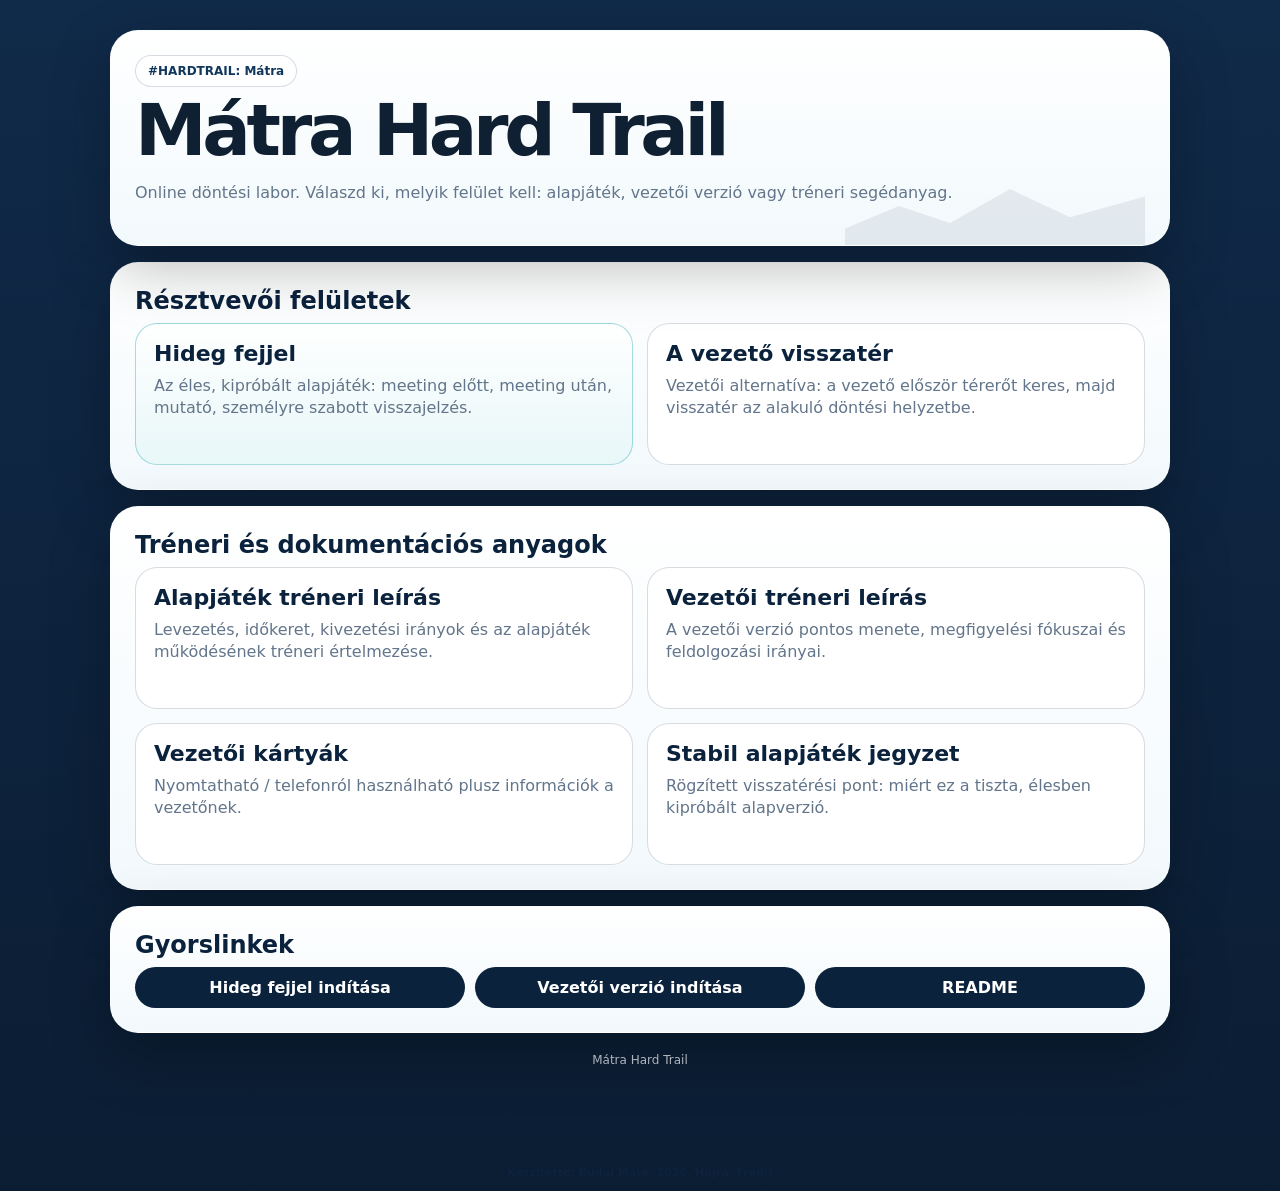
<file: index.html>
<!doctype html>
<html lang="hu">
<head>
<meta charset="utf-8">
<meta name="viewport" content="width=device-width,initial-scale=1">
<title>Mátra Hard Trail</title>
<style>
:root{--navy:#102a49;--deep:#0b1d33;--teal:#19a2a8;--pale:#e8f7f8;--line:rgba(16,42,73,.16);--muted:#62758a;--ink:#102033}*{box-sizing:border-box}body{margin:0;min-height:100vh;font-family:Inter,system-ui,-apple-system,BlinkMacSystemFont,"Segoe UI",sans-serif;background:linear-gradient(180deg,var(--navy),var(--deep));color:var(--ink)}.wrap{width:min(1060px,calc(100% - 28px));margin:0 auto;padding:30px 0 58px}.hero,.card{background:linear-gradient(180deg,#fff,#f2f9fc);border:1px solid rgba(255,255,255,.55);border-radius:28px;box-shadow:0 22px 60px rgba(0,0,0,.26);padding:24px;margin-bottom:16px}.hero{position:relative;overflow:hidden}.hero:after{content:"";position:absolute;right:24px;bottom:0;width:300px;height:94px;background:rgba(16,42,73,.08);clip-path:polygon(0 82%,18% 58%,35% 76%,55% 40%,75% 70%,100% 48%,100% 100%,0 100%)}.kicker{display:inline-flex;border:1px solid var(--line);border-radius:999px;padding:8px 12px;font-weight:900;font-size:12px;color:#12375d;background:#ffffffbf}h1{font-size:clamp(40px,6vw,72px);letter-spacing:-.06em;line-height:.94;margin:10px 0 8px}h2{margin:0 0 8px;color:#0b223d}p{line-height:1.55}.muted{color:var(--muted)}.grid{display:grid;grid-template-columns:repeat(2,minmax(0,1fr));gap:14px}.tile{display:block;text-decoration:none;background:#fff;border:1px solid var(--line);border-radius:22px;padding:18px;color:var(--ink);min-height:142px;transition:.15s ease}.tile:hover{transform:translateY(-2px);box-shadow:0 14px 34px rgba(16,42,73,.16);border-color:rgba(25,162,168,.38)}.tile strong{display:block;font-size:22px;line-height:1.1;color:#0b223d;margin-bottom:8px}.tile span{display:block;color:var(--muted);line-height:1.42}.primary{background:linear-gradient(180deg,#fff,var(--pale));border-color:rgba(25,162,168,.38)}.smallgrid{display:grid;grid-template-columns:repeat(3,minmax(0,1fr));gap:10px}.small{display:block;text-align:center;text-decoration:none;background:#0b223d;color:#fff;border-radius:999px;padding:11px 12px;font-weight:900}.footer{color:rgba(255,255,255,.68);font-size:12px;text-align:center;margin-top:18px}.credit-line{color:rgba(255,255,255,.55);font-size:11px;line-height:1.35;text-align:center;margin-top:8px;font-weight:600}@media(max-width:760px){.grid,.smallgrid{grid-template-columns:1fr}.hero,.card{border-radius:22px;padding:18px}.tile{min-height:auto}.hero:after{opacity:.55}}
.creator-credit{max-width:min(1100px,calc(100% - 24px));margin:18px auto 8px;padding:8px 0 2px;text-align:center;font-size:11px;line-height:1.35;font-weight:600;color:rgba(16,42,73,.45);font-family:Inter,system-ui,-apple-system,BlinkMacSystemFont,"Segoe UI",sans-serif}.print-credit{display:none}@media print{.creator-credit{display:none!important}.print-credit{display:block!important;text-align:center;font-size:9px;line-height:1.2;color:#6a7787;margin-top:4px}}
</style>
</head>
<body>
<div class="wrap">
<header class="hero">
<div class="kicker">#HARDTRAIL: Mátra</div>
<h1>Mátra Hard Trail</h1>
<p class="muted">Online döntési labor. Válaszd ki, melyik felület kell: alapjáték, vezetői verzió vagy tréneri segédanyag.</p>
</header>
<section class="card">
<h2>Résztvevői felületek</h2>
<div class="grid">
<a class="tile primary" href="matra-v3.html"><strong>Hideg fejjel</strong><span>Az éles, kipróbált alapjáték: meeting előtt, meeting után, mutató, személyre szabott visszajelzés.</span></a>
<a class="tile" href="matra-leader.html"><strong>A vezető visszatér</strong><span>Vezetői alternatíva: a vezető először térerőt keres, majd visszatér az alakuló döntési helyzetbe.</span></a>
</div>
</section>
<section class="card">
<h2>Tréneri és dokumentációs anyagok</h2>
<div class="grid">
<a class="tile" href="treneri-leiras.html"><strong>Alapjáték tréneri leírás</strong><span>Levezetés, időkeret, kivezetési irányok és az alapjáték működésének tréneri értelmezése.</span></a>
<a class="tile" href="treneri-leiras-leader.html"><strong>Vezetői tréneri leírás</strong><span>A vezetői verzió pontos menete, megfigyelési fókuszai és feldolgozási irányai.</span></a>
<a class="tile" href="vezeto-kartyak.html"><strong>Vezetői kártyák</strong><span>Nyomtatható / telefonról használható plusz információk a vezetőnek.</span></a>
<a class="tile" href="STABIL-V3.md"><strong>Stabil alapjáték jegyzet</strong><span>Rögzített visszatérési pont: miért ez a tiszta, élesben kipróbált alapverzió.</span></a>
</div>
</section>
<section class="card">
<h2>Gyorslinkek</h2>
<div class="smallgrid">
<a class="small" href="matra-v3.html">Hideg fejjel indítása</a>
<a class="small" href="matra-leader.html">Vezetői verzió indítása</a>
<a class="small" href="README.md">README</a>
</div>
</section>
<p class="footer">Mátra Hard Trail</p>
</div>
<footer class="creator-credit">Készítette: Budai Máté, 2026. Hajrá, Fradi!</footer>
</body>
</html>
</file>
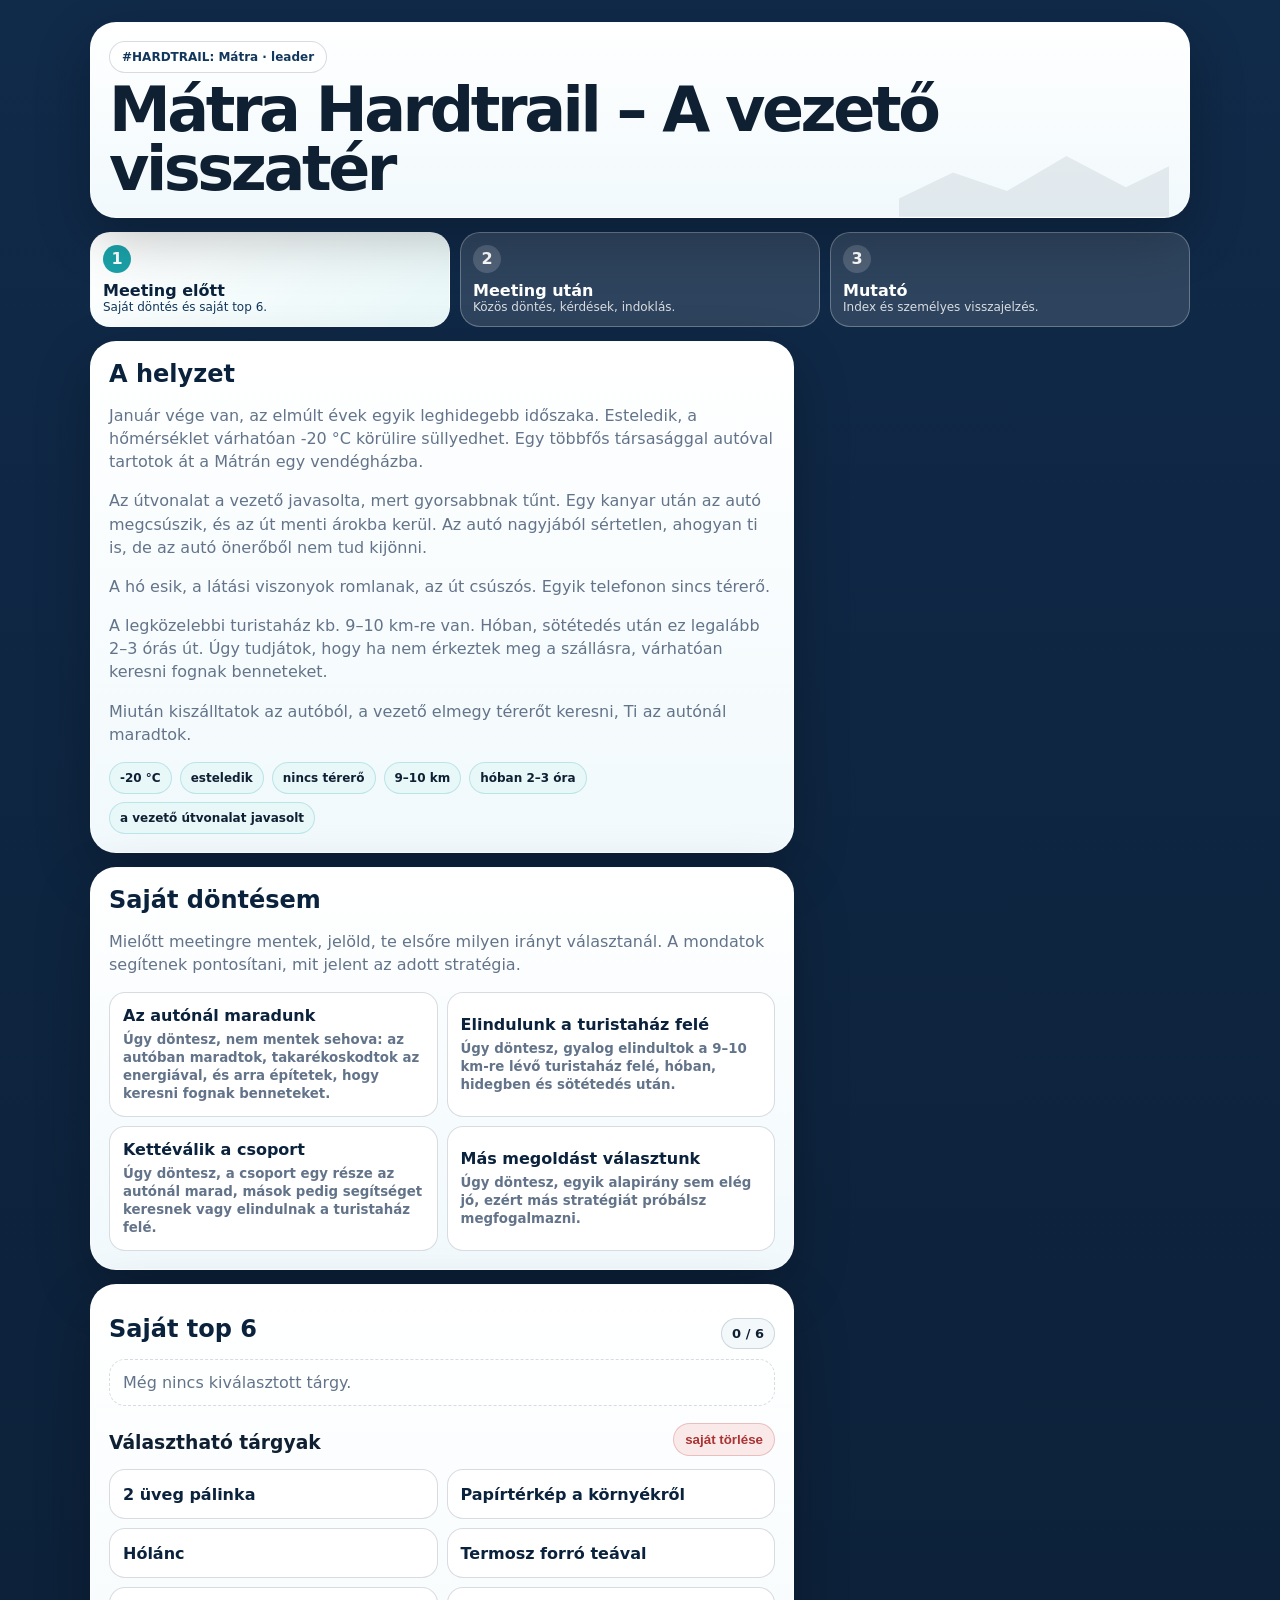
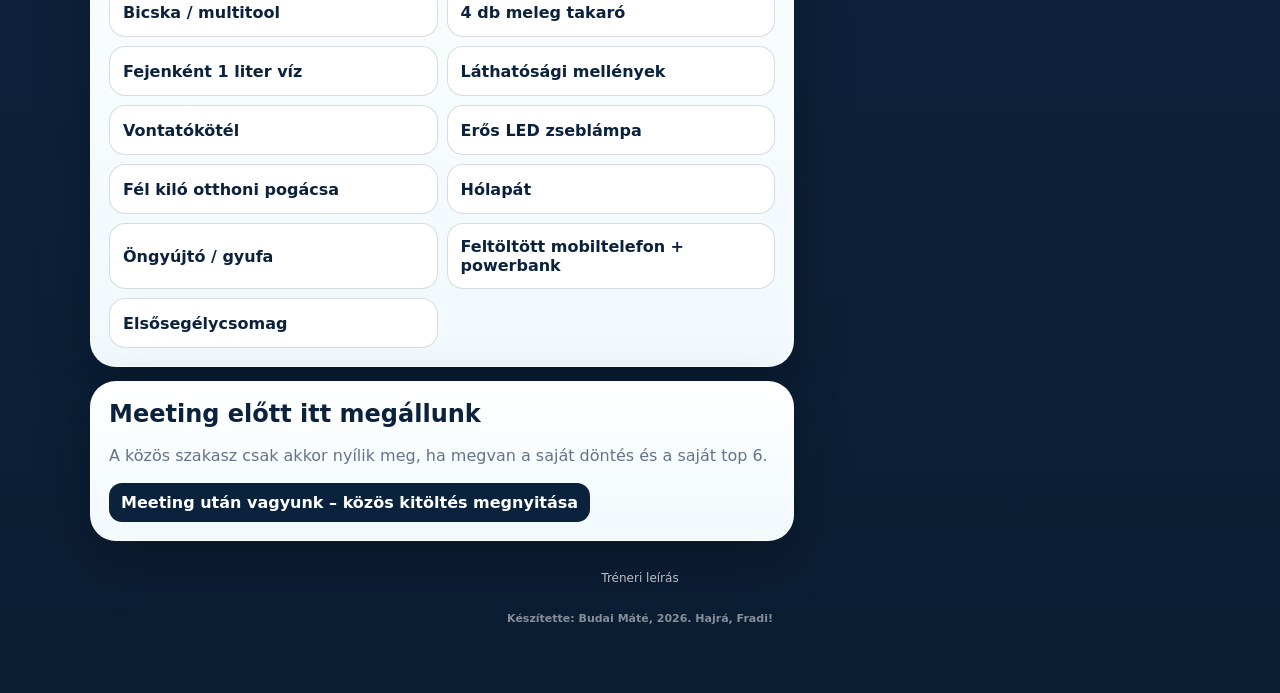
<file: matra-leader.html>
<!doctype html>
<html lang="hu">
<head>
<meta charset="utf-8">
<meta name="viewport" content="width=device-width,initial-scale=1">
<title>Mátra Hardtrail – A vezető visszatér</title>
<style>
:root{--navy:#102a49;--deep:#0b1d33;--teal:#19a2a8;--pale:#e8f7f8;--line:rgba(16,42,73,.16);--muted:#63748a;--red:#b84a4a;--ink:#102033}*{box-sizing:border-box}html{scroll-behavior:smooth}body{margin:0;font-family:Inter,system-ui,-apple-system,Segoe UI,sans-serif;background:linear-gradient(180deg,var(--navy),var(--deep));color:var(--ink)}.wrap{width:min(1100px,calc(100% - 24px));margin:auto;padding:22px 0 56px}.hero,.card{background:linear-gradient(180deg,#fff,#f1f9fc);border:1px solid rgba(255,255,255,.55);border-radius:26px;box-shadow:0 20px 55px rgba(0,0,0,.24);padding:18px;margin-bottom:14px}.hero{position:relative;overflow:hidden}.hero:after{content:"";position:absolute;right:20px;bottom:0;width:270px;height:92px;background:rgba(16,42,73,.08);clip-path:polygon(0 80%,20% 52%,40% 72%,62% 34%,84% 68%,100% 45%,100% 100%,0 100%)}h1{font-size:clamp(36px,6vw,62px);letter-spacing:-.055em;line-height:.95;margin:8px 0 0}h2{margin:0 0 8px;color:#0b223d}h3{margin:14px 0 8px}.kicker{display:inline-flex;border:1px solid var(--line);border-radius:999px;padding:8px 12px;font-weight:900;font-size:12px;color:#12375d;background:#ffffffbf}.muted{color:var(--muted);line-height:1.45}.phasebar{display:grid;grid-template-columns:repeat(3,1fr);gap:10px;margin-bottom:14px}.phase{border:1px solid rgba(255,255,255,.28);background:rgba(255,255,255,.13);color:rgba(255,255,255,.82);border-radius:20px;padding:12px;text-align:left;font:inherit;cursor:pointer}.phase b{display:inline-grid;place-items:center;width:28px;height:28px;border-radius:999px;background:rgba(255,255,255,.17);color:#fff;margin-right:8px}.phase strong{display:block;color:#fff;margin-top:8px}.phase span{display:block;font-size:12px}.phase.active{background:linear-gradient(135deg,#fff,var(--pale));color:#12375d}.phase.active strong{color:#0b223d}.phase.active b{background:var(--teal)}.layout{display:grid;grid-template-columns:minmax(0,1fr) 380px;gap:16px}.layout.result-only{grid-template-columns:1fr}.row{display:grid;grid-template-columns:1fr 1fr;gap:9px}.btn,.item,.rank{width:100%;border:1px solid var(--line);background:#fff;border-radius:16px;padding:13px;text-align:left;font:inherit;font-weight:850;color:#0b223d;cursor:pointer;min-height:50px}.btn.active,.item.active{border-color:var(--teal);box-shadow:0 0 0 3px rgba(25,162,168,.14);background:linear-gradient(180deg,#fff,var(--pale))}.btn small{display:block;margin-top:6px;color:var(--muted);font-weight:600;line-height:1.35}.rank{display:grid;grid-template-columns:34px 1fr 28px;gap:8px;align-items:center;margin-bottom:7px}.rank b{height:30px;width:30px;display:grid;place-items:center;background:#0b223d;color:#fff;border-radius:10px}.rank em{font-style:normal;color:var(--red);font-weight:950;text-align:center}.facts{display:flex;flex-wrap:wrap;gap:8px;margin-top:12px}.fact{background:var(--pale);border:1px solid rgba(25,162,168,.22);border-radius:999px;padding:8px 10px;font-weight:900;font-size:12px}.tools{display:flex;justify-content:space-between;gap:8px;align-items:center;margin:12px 0 8px}.counter{border:1px solid var(--line);background:#f3f9fb;border-radius:999px;font-weight:900;font-size:13px;padding:7px 10px}.clear{border:1px solid rgba(190,60,60,.25);background:#f9e9e9;color:#a33;border-radius:999px;padding:8px 11px;font-weight:900;cursor:pointer}.empty{border:1px dashed var(--line);border-radius:16px;padding:13px;color:var(--muted);background:#ffffff88}.otherBox{margin-top:10px}.otherBox label{display:block;font-weight:900;margin:0 0 6px;color:#0b223d}.q{border:1px solid var(--line);background:#fff;border-radius:18px;padding:13px;margin:9px 0}.q p{margin:5px 0 0;color:var(--muted);font-size:13px}.q .group{display:inline-block;margin-bottom:8px;border-radius:999px;background:var(--pale);color:#12375d;border:1px solid rgba(25,162,168,.22);font-size:12px;font-weight:950;padding:5px 8px}.scale-help{display:grid;grid-template-columns:repeat(3,1fr);gap:8px;margin:12px 0}.scale-help span{border:1px solid var(--line);background:#f7fbfd;border-radius:14px;padding:9px 10px;font-size:12px;color:#3b526b}.scale-help b{color:#0b223d}.scale{display:grid;grid-template-columns:repeat(6,1fr);gap:6px;margin-top:10px}.scale button{border:0;border-radius:12px;background:#edf5f8;color:#12375d;font:inherit;font-weight:950;height:38px;cursor:pointer}.scale button.active{background:#0b223d;color:#fff}input,textarea{width:100%;border:1px solid var(--line);border-radius:14px;padding:12px;font:inherit}textarea{min-height:82px}.side{position:sticky;top:14px}.score{font-size:64px;line-height:1;font-weight:950;text-align:center;letter-spacing:-.06em}.break{display:grid;gap:7px;margin:12px 0}.break div{display:flex;justify-content:space-between;border:1px solid var(--line);background:#fff;border-radius:13px;padding:9px 11px;color:var(--muted);gap:8px}.break strong{color:#0b223d}.pill{background:var(--pale);border:1px solid rgba(25,162,168,.24);border-radius:16px;padding:12px;margin:10px 0;line-height:1.45}.feedback,.expertBox{border:1px solid rgba(25,162,168,.28);background:linear-gradient(180deg,#fff,var(--pale));border-radius:19px;padding:14px;margin:14px 0}.expertBox{background:linear-gradient(180deg,#fff,#f7fbfd)}.frame{font-size:13px;color:#3b526b;margin:0 0 10px}.fb{background:#fff;border:1px solid var(--line);border-radius:15px;padding:11px;margin-top:9px}.fb b{display:block;margin-bottom:4px}.fb p{margin:0;color:#33495f;font-size:14px;line-height:1.45}.fb ol{margin:7px 0 0;padding-left:20px;color:#33495f}.fb li{margin:5px 0}.reflection{background:#0b223d;color:#fff;border-radius:15px;padding:12px;margin-top:10px}.reflection ol{margin:6px 0 0;padding-left:19px}.reflection li{margin:5px 0;line-height:1.35}details{background:#fff;border:1px solid var(--line);border-radius:15px;padding:11px;margin-top:9px}summary{font-weight:950;cursor:pointer;color:#0b223d}.actions{display:flex;gap:8px;flex-wrap:wrap;margin-top:12px}.actions button,.gate{border:0;border-radius:13px;padding:10px 12px;font:inherit;font-weight:900;cursor:pointer}.primary{background:var(--teal);color:#fff}.dark,.gate{background:#0b223d;color:#fff}.danger{background:#f8e6e6;color:#a33}.footer{margin-top:12px;text-align:center}.footer a{color:rgba(255,255,255,.72);font-size:12px;text-decoration:none}.footer a:hover{text-decoration:underline}.hide{display:none!important}.toast{position:fixed;left:50%;bottom:18px;transform:translateX(-50%);background:#0b223d;color:#fff;border-radius:999px;padding:10px 14px;font-weight:850;display:none;z-index:20;max-width:calc(100% - 24px);text-align:center}.toast.show{display:block}@media(max-width:900px){.layout,.layout.result-only,.row,.phasebar,.scale-help{grid-template-columns:1fr}.side{position:static}.card,.hero{border-radius:22px;padding:15px}.scale{grid-template-columns:repeat(3,1fr)}}@media print{@page{size:A4 portrait;margin:8mm}body{background:#fff}.wrap{display:none}#print{display:block!important;font-family:Inter,Arial,sans-serif;color:#102033}.page{height:281mm;overflow:hidden;padding:0;font-size:9px;line-height:1.18}.print-head{display:grid;grid-template-columns:1fr auto;gap:8px;align-items:start;border-bottom:2px solid #0b223d;padding-bottom:5px;margin-bottom:5px}.page h1{font-size:18px;letter-spacing:-.03em;margin:0 0 2px;line-height:1.05}.page h2{font-size:10px;margin:0 0 3px;color:#0b223d}.page h3{font-size:9px;margin:0 0 2px;color:#0b223d}.print-sub{font-size:8px;color:#63748a;margin:0}.scorep{font-size:28px;font-weight:950;text-align:right;line-height:.9}.printgrid{display:grid;grid-template-columns:1fr 1fr;gap:4px}.box{border:1px solid #d8e1ea;border-radius:8px;padding:4px;margin:0;background:#fff}.box.wide{grid-column:1/-1}.compare{display:grid;grid-template-columns:1fr 1fr;gap:4px}.compact-list{margin:0;padding-left:15px}.compact-list li{margin:0 0 1px}.qtable{width:100%;border-collapse:collapse;font-size:7.4px;line-height:1.1}.qtable td{border-bottom:1px solid #edf1f5;padding:1px 3px;vertical-align:top}.qtable td:last-child{text-align:right;font-weight:900;width:18px}.print-feedback{font-size:8.2px}.print-feedback p{margin:0 0 3px}.print-reflect{margin:0;padding-left:15px}.print-reflect li{margin:0 0 2px}.tagline{margin:3px 0 0;font-weight:950;color:#0b223d}}
.creator-credit{max-width:min(1100px,calc(100% - 24px));margin:18px auto 8px;padding:8px 0 2px;text-align:center;font-size:11px;line-height:1.35;font-weight:600;color:rgba(255,255,255,.50);font-family:Inter,system-ui,-apple-system,BlinkMacSystemFont,"Segoe UI",sans-serif}.print-credit{display:none}@media print{.creator-credit{display:none!important}.print-credit{display:block!important;text-align:center;font-size:9px;line-height:1.2;color:#6a7787;margin-top:4px}}
</style>
</head>
<body>
<div class="wrap">
<header class="hero"><div class="kicker">#HARDTRAIL: Mátra · leader</div><h1>Mátra Hardtrail – A vezető visszatér</h1></header>
<nav class="phasebar">
<button class="phase" data-phase="before"><b>1</b><strong>Meeting előtt</strong><span>Saját döntés és saját top 6.</span></button>
<button class="phase" data-phase="meeting"><b>2</b><strong>Meeting után</strong><span>Közös döntés, kérdések, indoklás.</span></button>
<button class="phase" data-phase="result"><b>3</b><strong>Mutató</strong><span>Index és személyes visszajelzés.</span></button>
</nav>
<div class="layout" id="layout">
<main id="mainCol">
<section class="card before-section"><h2>A helyzet</h2><p class="muted">Január vége van, az elmúlt évek egyik leghidegebb időszaka. Esteledik, a hőmérséklet várhatóan -20 °C körülire süllyedhet. Egy többfős társasággal autóval tartotok át a Mátrán egy vendégházba.</p><p class="muted">Az útvonalat a vezető javasolta, mert gyorsabbnak tűnt. Egy kanyar után az autó megcsúszik, és az út menti árokba kerül. Az autó nagyjából sértetlen, ahogyan ti is, de az autó önerőből nem tud kijönni.</p><p class="muted">A hó esik, a látási viszonyok romlanak, az út csúszós. Egyik telefonon sincs térerő.</p><p class="muted">A legközelebbi turistaház kb. 9–10 km-re van. Hóban, sötétedés után ez legalább 2–3 órás út. Úgy tudjátok, hogy ha nem érkeztek meg a szállásra, várhatóan keresni fognak benneteket.</p><p class="muted">Miután kiszálltatok az autóból, a vezető elmegy térerőt keresni, Ti az autónál maradtok.</p><div class="facts"><span class="fact">-20 °C</span><span class="fact">esteledik</span><span class="fact">nincs térerő</span><span class="fact">9–10 km</span><span class="fact">hóban 2–3 óra</span><span class="fact">a vezető útvonalat javasolt</span></div></section>
<section class="card before-section"><h2>Saját döntésem</h2><p class="muted">Mielőtt meetingre mentek, jelöld, te elsőre milyen irányt választanál. A mondatok segítenek pontosítani, mit jelent az adott stratégia.</p><div class="row" id="ps"></div><div id="psOtherBox"></div></section>
<section class="card before-section"><div class="tools"><h2>Saját top 6</h2><span class="counter" id="myc">0 / 6</span></div><div id="myr"></div><div class="tools"><h3>Választható tárgyak</h3><button class="clear" onclick="clearList('my')">saját törlése</button></div><div class="row" id="myi"></div></section>
<section class="card before-section"><h2>Meeting előtt itt megállunk</h2><p class="muted">A közös szakasz csak akkor nyílik meg, ha megvan a saját döntés és a saját top 6.</p><button class="gate" onclick="setPhase('meeting')">Meeting után vagyunk – közös kitöltés megnyitása</button></section>
<section class="card meeting-section"><h2>Meeting eredménye</h2><input id="teamName" placeholder="Csoport neve"><h3>Közös stratégia</h3><div class="row" id="ts"></div><div id="tsOtherBox"></div><div class="tools"><h3>Közös top 6</h3><span class="counter" id="teamc">0 / 6</span></div><div id="teamr"></div><div class="tools"><h3>Választható tárgyak</h3><button class="clear" onclick="clearList('team')">közös törlése</button></div><div class="row" id="teami"></div></section>
<section class="card meeting-section"><h2>Döntés, vezetői hatás, saját szerep</h2><p class="muted">1–6 között pontozz. Nincs középérték.</p><div class="scale-help"><span><b>1:</b> egyáltalán nem</span><span><b>2:</b> inkább nem</span><span><b>3:</b> kis részben</span><span><b>4:</b> részben igen</span><span><b>5:</b> nagyrészt igen</span><span><b>6:</b> teljesen</span></div><div id="qs"></div></section>
<section class="card meeting-section"><h2>Rövid indoklás</h2><textarea id="notes" placeholder="Mi volt a legnagyobb vita, vagy mi alapján született meg a közös döntés?"></textarea></section>
<section class="card meeting-section"><h2>A mutató még zárva van</h2><p class="muted">A mutató csak teljes kitöltés után nyílik meg: saját döntés, saját top 6, közös stratégia, közös top 6 és mind a 12 kérdés kell hozzá.</p><button class="gate" onclick="setPhase('result')">Mutató megnyitása</button></section>
</main>
<aside class="card side" id="resultPanel"><h2>Vezetői döntési index</h2><div class="score" id="score">0</div><p class="muted" id="verdict">Még nincs elég adat.</p><div class="break"><div><span>Döntés minősége</span><strong id="sc1">0 / 35</strong></div><div><span>Vezető hatása</span><strong id="sc2">0 / 30</strong></div><div><span>Egyéni hatás</span><strong id="sc3">0 / 25</strong></div><div><span>Szakértői tárgyfedés</span><strong id="sc4">0 / 10</strong></div></div><div class="pill" id="overlap">Saját és közös egyezés: 0 / 6</div><div class="expertBox"><h3>Szakértői tárgyértékelés</h3><p class="frame">Ez nem hivatalos mentési protokoll, hanem pedagógiai rangsor. Azt mutatja, mely tárgyak támogatják leginkább a biztonságosabb döntést ebben a történetben.</p><div class="fb"><b>Szakértői top 6</b><ol id="expertTop"></ol></div><div class="fb"><b>A közös top 6 szakértői fedése</b><p id="expertMatch"></p></div><details><summary>Teljes szakértői sorrend és rövid indoklás</summary><ol id="expertFull"></ol></details></div><div class="feedback"><h3>Mit mutat a kitöltésed?</h3><p class="frame">A kapott adatok alapján így látszik a döntési folyamat, a vezető visszatérésének hatása és a te szereped a közös döntésben.</p><div class="fb"><b>A döntési folyamatból ez látszik</b><p id="fbDecision"></p></div><div class="fb"><b>A vezető visszatérése így hatott a csoportra</b><p id="fbLeader"></p></div><div class="fb"><b>Te így voltál benne a döntésben</b><p id="fbPersonal"></p></div><div class="reflection"><b>Gondold végig páros beszélgetésben</b><ol id="reflectQs"></ol></div></div><h3>Erősségek</h3><ul id="strengths"></ul><h3>Kockázati jelek</h3><ul id="risks"></ul><div class="pill"><b>Nem a hó volt az igazi veszély.</b></div><div class="actions"><button class="primary" id="copy">Összegzés másolása</button><button class="dark" onclick="window.print()">Egyoldalas PDF / nyomtatás</button><button class="dark" id="mail">Riport előkészítése e-mailben</button><button class="danger" id="reset">Törlés</button></div></aside>
</div><footer class="footer"><a href="treneri-leiras-leader.html">Tréneri leírás</a></footer><footer class="creator-credit">Készítette: Budai Máté, 2026. Hajrá, Fradi!</footer></div>
<section id="print" class="hide"><div class="page"><div class="print-head"><div><h1>Mátra Hardtrail – A vezető visszatér</h1><p class="print-sub" id="pMeta">Csoport: -</p></div><div class="scorep" id="pscore">0 / 100</div></div><div class="printgrid"><div class="box wide"><h2>Döntés: én vs. csoport</h2><div class="compare"><div><h3>Én így döntöttem</h3><p id="pOwnStrategy"></p></div><div><h3>A csoport így döntött</h3><p id="pTeamStrategy"></p></div></div></div><div class="box wide"><h2>Top 6 tárgyak: én vs. csoport</h2><div class="compare"><div><h3>Saját top 6</h3><ol id="pOwnTop" class="compact-list"></ol></div><div><h3>Közös top 6</h3><ol id="pTeamTop" class="compact-list"></ol></div></div><p class="print-sub" id="pexpert"></p></div><div class="box wide"><h2>12 kérdés válaszai</h2><p class="print-sub">Skála: 1 = egyáltalán nem, 6 = teljesen</p><table class="qtable"><tbody id="pQRows"></tbody></table></div><div class="box wide print-feedback"><h2>Személyes visszajelzés</h2><p><b>Döntési folyamat:</b> <span id="pd"></span></p><p><b>Vezető visszatérése:</b> <span id="pl"></span></p><p><b>Saját szerep:</b> <span id="pp"></span></p></div><div class="box wide"><h2>Gondold végig páros beszélgetésben</h2><ol id="prq" class="print-reflect"></ol><p class="tagline">Nem a hó volt az igazi veszély.</p></div></div><p class="print-credit">Készítette: Budai Máté, 2026. Hajrá, Fradi!</p></div></section>
<div class="toast" id="toast">Mentve.</div>
<script>
const K='matraLeaderV1';
const items=[['telefon','Feltöltött mobiltelefon + powerbank',1],['takaro','4 db meleg takaró',2],['melleny','Láthatósági mellények',3],['zseblampa','Erős LED zseblámpa',4],['holapat','Hólapát',5],['elsosegely','Elsősegélycsomag',6],['tea','Termosz forró teával',7],['energia','Fél kiló otthoni pogácsa',8],['viz','Fejenként 1 liter víz',9],['vontatokotel','Vontatókötél',10],['gyufa','Öngyújtó / gyufa',11],['terkep','Papírtérkép a környékről',12],['bicska','Bicska / multitool',13],['holanc','Hólánc',14],['alkohol','2 üveg pálinka',15]].map(x=>({id:x[0],name:x[1],expert:x[2]}));
const expertNotes={telefon:'A segítségkérés és a helyzetjelzés legfontosabb eszköze, de hidegben gyorsan merülhet.',takaro:'A kihűlés lassítása a legfontosabb túlélési szempontok közé tartozik.',melleny:'Láthatóbbá teszi a csoportot az úton vagy a jármű környékén.',zseblampa:'Sötétben a jelzéshez és a biztonságos mozgáshoz is kulcsfontosságú.',holapat:'Segíthet az autó körüli hó eltakarításában, de önmagában ritkán oldja meg a helyzetet.',elsosegely:'Sérülésnél azonnal hasznos, még akkor is, ha most nincs komoly sérülés.',tea:'Átmeneti komfortot ad, de nem váltja ki a hőmegőrzést és a jó stratégiát.',energia:'Energiát ad, de nem kezeli a fő kockázatokat: hideg, sötétedés, tájékozódás.',viz:'Fontos, de rövid távon a kihűlés nagyobb veszélyt jelent.',vontatokotel:'Csak akkor hasznos igazán, ha van másik jármű vagy külső segítség.',gyufa:'Tűzgyújtásra alkalmas lehet, de havas, nedves, szeles helyzetben bizonytalan.',terkep:'Tájékozódást adhat, de sötétben, hóban és stressz alatt könnyű túlértékelni.',bicska:'Hasznos kiegészítő, de nem oldja meg a fő túlélési problémát.',holanc:'Elakadt, árokba csúszott autónál könnyen későn jövő megoldás.',alkohol:'Csapdatárgy: melegérzetet adhat, miközben ronthatja az ítélőképességet.'};
const displayOrder=['alkohol','terkep','holanc','tea','bicska','takaro','viz','melleny','vontatokotel','zseblampa','energia','holapat','gyufa','telefon','elsosegely'];
const strategies=[{id:'marad',title:'Az autónál maradunk',desc:'Úgy döntesz, nem mentek sehova: az autóban maradtok, takarékoskodtok az energiával, és arra építetek, hogy keresni fognak benneteket.'},{id:'indul',title:'Elindulunk a turistaház felé',desc:'Úgy döntesz, gyalog elindultok a 9–10 km-re lévő turistaház felé, hóban, hidegben és sötétedés után.'},{id:'kette',title:'Kettéválik a csoport',desc:'Úgy döntesz, a csoport egy része az autónál marad, mások pedig segítséget keresnek vagy elindulnak a turistaház felé.'},{id:'mas',title:'Más megoldást választunk',desc:'Úgy döntesz, egyik alapirány sem elég jó, ezért más stratégiát próbálsz megfogalmazni.'}];
const questions=[
{g:'A döntés minősége',t:'A végső döntés előtt mérlegeltük a fő kockázatokat.',h:'Beszéltetek hidegről, sötétedésről, útról, felszerelésről vagy a csoport állapotáról.'},
{g:'A döntés minősége',t:'A távolságot, a hideget, a sötétedést és a térerőhiányt együtt értékeltük.',h:'A 9–10 km nem sima séta, hanem havas, hideg, sötétedő helyzet.'},
{g:'A döntés minősége',t:'Különbséget tettünk a biztos információk és a feltételezések között.',h:'Más, amit tudtok, és más, amit reméltek vagy feltételeztek.'},
{g:'A döntés minősége',t:'A döntés iránya az információk mérlegelése után alakult ki.',h:'Előbb az információk és a kockázatok kerültek elő, utána jött az irány.'},
{g:'A vezető hatása a döntésre',t:'A vezető távollétében a csoport érdemben elkezdte a közös gondolkodást.',h:'Nem csak vártátok, hogy valaki majd visszajön és eldönti.'},
{g:'A vezető hatása a döntésre',t:'A vezető visszatérése után megmaradtak az addig elhangzott szempontok.',h:'A visszatérés nem nullázta le a csoport addigi munkáját.'},
{g:'A vezető hatása a döntésre',t:'A vezető a nála lévő plusz információkat úgy hozta be, hogy azok segítették a döntést.',h:'Az információk tisztábban láthatóvá tették a helyzetet.'},
{g:'A vezető hatása a döntésre',t:'A vezető jelenléte segítette, hogy a csoport a jelenlegi helyzet kockázataira figyeljen.',h:'A fókusz a mostani döntési helyzeten maradt.'},
{g:'Az egyén hatása a döntésre',t:'Kimondtam azokat a szempontokat, amelyeket fontosnak tartottam.',h:'A saját gondolataid nem maradtak benned.'},
{g:'Az egyén hatása a döntésre',t:'A saját szempontjaim ténylegesen hatottak a közös döntésre.',h:'Nemcsak elhangzottak, hanem érezhetően alakították a végső irányt.'},
{g:'Az egyén hatása a döntésre',t:'Figyeltem mások érveire akkor is, ha eltértek az első saját álláspontomtól.',h:'Nyitva tudtál maradni más olvasatokra.'},
{g:'Az egyén hatása a döntésre',t:'A végső döntéssel tudok azonosulni.',h:'Belül mennyire vállalható neked a közös döntés.'}
];
const $=id=>document.getElementById(id), esc=v=>String(v??'').replace(/[&<>"']/g,m=>({'&':'&amp;','<':'&lt;','>':'&gt;','"':'&quot;',"'":'&#39;'}[m])), clean=v=>String(v||'').trim().slice(0,500), itemName=id=>(items.find(i=>i.id===id)||{}).name||id, strategyName=id=>(strategies.find(s=>s.id===id)||{}).title||'nincs rögzítve';
function uniqValid(list){let out=[];(Array.isArray(list)?list:[]).forEach(id=>{if(items.some(i=>i.id===id)&&!out.includes(id)&&out.length<6)out.push(id)});return out}
function validQ(v){v=Number(v);return v>=1&&v<=6?v:0}
let raw={};try{raw=JSON.parse(localStorage.getItem(K)||'{}')}catch(e){raw={}}
let S={phase:['before','meeting','result'].includes(raw.phase)?raw.phase:'before',ps:strategies.some(s=>s.id===raw.ps)?raw.ps:'',psOther:clean(raw.psOther),ts:strategies.some(s=>s.id===raw.ts)?raw.ts:'',tsOther:clean(raw.tsOther),my:uniqValid(raw.my),team:uniqValid(raw.team),q:Array.from({length:12},(_,i)=>validQ(Array.isArray(raw.q)?raw.q[i]:0)),teamName:clean(raw.teamName),notes:clean(raw.notes)};
function save(){localStorage.setItem(K,JSON.stringify(S))}
function toast(msg){const t=$('toast');t.textContent=msg;t.classList.add('show');setTimeout(()=>t.classList.remove('show'),2600)}
function preComplete(){let miss=[];if(!S.ps)miss.push('saját első döntés');if(S.ps==='mas'&&!S.psOther)miss.push('saját más megoldás rövid leírása');if(S.my.length<6)miss.push('saját top 6');return{ok:!miss.length,msg:'A közös szakaszhoz még hiányzik: '+miss.join(', ')+'.'}}
function complete(){let miss=[];let p=preComplete();if(!p.ok)miss.push(...p.msg.replace('A közös szakaszhoz még hiányzik: ','').replace('.','').split(', '));if(!S.ts)miss.push('közös stratégia');if(S.ts==='mas'&&!S.tsOther)miss.push('közös más megoldás rövid leírása');if(S.team.length<6)miss.push('közös top 6');if(S.q.some(v=>!v))miss.push('mind a 12 skálakérdés');return{ok:!miss.length,msg:'A mutatóhoz még hiányzik: '+miss.join(', ')+'.'}}
function setPhase(p){if(p==='meeting'){let c=preComplete();if(!c.ok){toast(c.msg);S.phase='before';save();render();return}}if(p==='result'){let c=complete();if(!c.ok){toast(c.msg);S.phase='meeting';save();render();return}}S.phase=p;save();applyPhase();window.scrollTo({top:0,behavior:'smooth'})}
function applyPhase(){if(S.phase==='result'&&!complete().ok)S.phase='meeting';if(S.phase==='meeting'&&!preComplete().ok)S.phase='before';save();document.querySelectorAll('[data-phase]').forEach(b=>b.classList.toggle('active',b.dataset.phase===S.phase));document.querySelectorAll('.before-section').forEach(e=>e.classList.toggle('hide',S.phase!=='before'));document.querySelectorAll('.meeting-section').forEach(e=>e.classList.toggle('hide',S.phase!=='meeting'));$('resultPanel').classList.toggle('hide',S.phase!=='result');$('mainCol').classList.toggle('hide',S.phase==='result');$('layout').classList.toggle('result-only',S.phase==='result')}
function choose(list,id){let a=S[list];if(a.includes(id))S[list]=a.filter(x=>x!==id);else if(a.length<6)S[list]=[...a,id];else toast('A top 6 már tele van.');render()}
function clearList(list){S[list]=[];render()}
function renderStrategy(target,key,withDesc){$(target).innerHTML=strategies.map(s=>`<button class="btn ${S[key]===s.id?'active':''}" onclick="S.${key}='${s.id}';render()"><span>${esc(s.title)}</span>${withDesc?`<small>${esc(s.desc)}</small>`:''}</button>`).join('')}
function renderOtherBox(target,key,label){let v=key==='ps'?S.psOther:S.tsOther;$(target).innerHTML=S[key]==='mas'?`<div class="otherBox"><label>${esc(label)}</label><textarea id="${key}Other" placeholder="Írd le röviden a választott más megoldást.">${esc(v)}</textarea></div>`:''}
function renderList(prefix,list){$(prefix+'c').textContent=S[list].length+' / 6';$(prefix+'r').innerHTML=S[list].length?S[list].map((id,i)=>`<button class="rank" onclick="choose('${list}','${id}')"><b>${i+1}</b><span>${esc(itemName(id))}</span><em>×</em></button>`).join(''):'<div class="empty">Még nincs kiválasztott tárgy.</div>';$(prefix+'i').innerHTML=displayOrder.filter(id=>!S[list].includes(id)).map(id=>`<button class="item" onclick="choose('${list}','${id}')">${esc(itemName(id))}</button>`).join('')}
function renderQuestions(){$('qs').innerHTML=questions.map((qq,i)=>`<div class="q"><span class="group">${esc(qq.g)}</span><b>${i+1}. ${esc(qq.t)}</b><p>${esc(qq.h)}</p><div class="scale">${[1,2,3,4,5,6].map(n=>`<button class="${S.q[i]===n?'active':''}" onclick="S.q[${i}]=${n};render()">${n}</button>`).join('')}</div></div>`).join('')}
function avg(a,b){let xs=S.q.slice(a,b+1).filter(Boolean);return xs.length?xs.reduce((p,c)=>p+c,0)/xs.length:0}
function pts(a,b,max){return Math.round(((avg(a,b)-1)/5)*max)}
function expertCount(){return S.team.filter(id=>(items.find(i=>i.id===id)||{}).expert<=6).length}
function report(){const decision=pts(0,3,35), leader=pts(4,7,30), personal=pts(8,11,25), expert=Math.round(expertCount()/6*10);const total=Math.max(0,Math.min(100,decision+leader+personal+expert));const overlap=S.my.filter(id=>S.team.includes(id)).length;return{decision,leader,personal,expert,total,overlap,dAvg:avg(0,3),lAvg:avg(4,7),pAvg:avg(8,11)}}
function byLevel(v,high,mid,low){return v>=4.8?high:v>=3.4?mid:low}
function fb(){const r=report();let decision=byLevel(r.dAvg,'A döntési folyamatban erősen megjelent a kockázatok, az információk és a körülmények mérlegelése. A csoport nagy eséllyel nem csak gyors választ keresett, hanem próbálta érteni is a helyzetet.','A döntési folyamatban volt mérlegelés, de néhány ponton valószínűleg gyorsabban záródott az irány, mint amennyire a helyzet indokolta volna. Érdemes megnézni, mely információk kaptak túl nagy vagy túl kicsi súlyt.','A döntési folyamat inkább gyors iránykeresésnek tűnik, mint alapos kockázatmérlegelésnek. Ilyenkor könnyen előbb születik meg a válasz, és utána kezdi a csoport hozzáigazítani az érveket.');let leader=byLevel(r.lAvg,'A vezető visszatérése a válaszaitok alapján segítette a csoportot: nem törölte el az addigi gondolkodást, hanem hozzáadott a közös döntéshez.','A vezető visszatérésének hatása vegyesnek látszik. Volt, amiben segíthetett, de érdemes ránézni, mi történt az addig kialakult csoportdinamikával, amikor visszajött.','A vezető visszatérése a válaszaitok alapján inkább bizonytalanságot vagy igazodást hozhatott, mint tisztább döntési folyamatot. Itt érdemes megvizsgálni, hogy a csoport gondolkodása megmaradt-e, vagy a vezető jelenléte átrendezte a teret.');let personal=byLevel(r.pAvg,'A saját szereped aktívnak látszik: kimondtad a fontos szempontjaidat, figyeltél másokra, és a végső döntés mögé is oda tudsz állni.','A saját szereped részben megjelent, de nem biztos, hogy minden fontos szempontod ténylegesen hatott a döntésre. Érdemes végiggondolni, hol maradt benned valami.','A válaszaid alapján inkább benne voltál a folyamatban, mint alakítottad azt. Ez nem hiba, de jó tükör: nyomás alatt könnyű figyelőből követővé válni.');let qs=[];if(r.dAvg<3.6)qs.push('Mikor alakult ki a döntés iránya, és mi történt utána az információkkal?');if(r.lAvg<3.6)qs.push('Mi változott a csoportban abban a pillanatban, amikor a vezető visszatért?');if(S.q[9]&&S.q[9]<4)qs.push('Melyik saját szempontod nem hatott úgy a közös döntésre, ahogy szeretted volna?');if(S.q[11]&&S.q[11]<4)qs.push('Mi kellett volna ahhoz, hogy jobban mögé tudj állni a végső döntésnek?');if(r.dAvg>=4.8&&r.lAvg>=4.8&&r.pAvg>=4.8)qs.push('Mi segített abban, hogy a csoport vezetővel és vezető nélkül is tudott gondolkodni?');if(qs.length<2)qs.push('Mit tanultál arról, hogyan hat rád egy visszatérő vezető jelenléte bizonytalan helyzetben?');if(qs.length<2)qs.push('Mit csinálnál másképp egy következő hasonló döntési helyzetben?');return{decision,leader,personal,qs:qs.slice(0,2)}}
function verdict(n){if(n>=82)return'Erős döntési működés: a válaszok alapján a csoport tudatosan kezelte a helyzetet, a vezető hatását és az egyéni szempontokat.';if(n>=65)return'Működő, de vegyes döntési kép: vannak erős elemek, de látszanak olyan pontok, ahol a nyomás, a vezetői hatás vagy a saját részvétel torzíthatott.';if(n>=45)return'Kockázatos döntési mintázat: a csoport valameddig működött, de több ponton sérülhetett a mérlegelés, a vezetői visszatérés kezelése vagy az egyéni hatás.';return'Erősen sérülékeny döntési kép: a válaszok alapján a csoport inkább reagált a nyomásra, mint tudatosan vezette volna a döntési folyamatot.'}
function renderResult(){const r=report(), f=fb();$('score').textContent=r.total;$('verdict').textContent=complete().ok?verdict(r.total):'Még nincs elég adat.';$('sc1').textContent=r.decision+' / 35';$('sc2').textContent=r.leader+' / 30';$('sc3').textContent=r.personal+' / 25';$('sc4').textContent=r.expert+' / 10';$('overlap').textContent='Saját és közös top 6 egyezése: '+r.overlap+' / 6';$('fbDecision').textContent=f.decision;$('fbLeader').textContent=f.leader;$('fbPersonal').textContent=f.personal;$('reflectQs').innerHTML=f.qs.map(x=>`<li>${esc(x)}</li>`).join('');const top=items.filter(i=>i.expert<=6).sort((a,b)=>a.expert-b.expert);$('expertTop').innerHTML=top.map(i=>`<li>${esc(i.name)}</li>`).join('');const match=S.team.filter(id=>(items.find(i=>i.id===id)||{}).expert<=6);$('expertMatch').textContent=match.length?`A közös top 6-ban ${match.length} szakértői top 6-os tárgy szerepel: ${match.map(itemName).join(', ')}.`:'A közös top 6-ban nincs szakértői top 6-os tárgy.';$('expertFull').innerHTML=items.slice().sort((a,b)=>a.expert-b.expert).map(i=>`<li><b>${esc(i.name)}</b> – ${esc(expertNotes[i.id])}</li>`).join('');let strengths=[], risks=[];if(r.dAvg>=4.5)strengths.push('A döntési folyamatban megjelent a kockázatok mérlegelése.');else risks.push('A döntési folyamatban sérülhetett a kockázatok alapos mérlegelése.');if(r.lAvg>=4.5)strengths.push('A vezető visszatérése hozzá tudott adni a közös gondolkodáshoz.');else risks.push('A vezető visszatérése átrendezhette vagy gyengíthette az addigi csoportgondolkodást.');if(r.pAvg>=4.5)strengths.push('Az egyéni szempontok és a személyes azonosulás erősen megjelent.');else risks.push('Az egyéni szempontok hatása vagy a döntéssel való azonosulás gyengébbnek látszik.');if(match.length>=4)strengths.push('A közös top 6 több szakértői szempontból fontos tárgyat tartalmaz.');else risks.push('A közös tárgyválasztás több ponton eltért a szakértői rangsortól.');$('strengths').innerHTML=strengths.map(x=>`<li>${esc(x)}</li>`).join('');$('risks').innerHTML=risks.map(x=>`<li>${esc(x)}</li>`).join('');$('pscore').textContent=r.total+' / 100';$('pexpert').textContent=$('expertMatch').textContent;$('pd').textContent=f.decision;$('pl').textContent=f.leader;$('pp').textContent=f.personal;$('prq').innerHTML=f.qs.map(x=>`<li>${esc(x)}</li>`).join('');renderPrintReport(r,f)}
function summary(){const r=report(), f=fb();return `Mátra Hardtrail – A vezető visszatér\n\nCsoport: ${S.teamName||'-'}\nIndex: ${r.total}/100\nDöntés minősége: ${r.decision}/35\nVezető hatása: ${r.leader}/30\nEgyéni hatás: ${r.personal}/25\nSzakértői tárgyfedés: ${r.expert}/10\n\nSaját stratégia: ${strategyName(S.ps)}${S.ps==='mas'?' – '+S.psOther:''}\nKözös stratégia: ${strategyName(S.ts)}${S.ts==='mas'?' – '+S.tsOther:''}\nSaját top 6: ${S.my.map(itemName).join(', ')}\nKözös top 6: ${S.team.map(itemName).join(', ')}\nSaját és közös egyezés: ${r.overlap}/6\n\nA döntési folyamatból ez látszik:\n${f.decision}\n\nA vezető visszatérése így hatott a csoportra:\n${f.leader}\n\nTe így voltál benne a döntésben:\n${f.personal}\n\nGondold végig páros beszélgetésben:\n1. ${f.qs[0]}\n2. ${f.qs[1]}\n\nNem a hó volt az igazi veszély.`}
function strategyLine(key,other){return strategyName(S[key])+(S[key]==='mas'&&S[other]?' – '+S[other]:'')}
function printListHtml(list){return list.length?list.map(id=>`<li>${esc(itemName(id))}</li>`).join(''):'<li>nincs adat</li>'}
function renderPrintReport(r,f){if(!$('pOwnStrategy'))return;$('pMeta').textContent=(S.teamName?'Csoport: '+S.teamName+' · ':'')+'Saját-közös egyezés: '+r.overlap+' / 6 · Szakértői tárgyfedés: '+r.expert+' / 10';$('pOwnStrategy').textContent=strategyLine('ps','psOther');$('pTeamStrategy').textContent=strategyLine('ts','tsOther');$('pOwnTop').innerHTML=printListHtml(S.my);$('pTeamTop').innerHTML=printListHtml(S.team);$('pQRows').innerHTML=questions.map((qq,i)=>`<tr><td>${i+1}. ${esc(qq.t)}</td><td>${S.q[i]||'-'}</td></tr>`).join('')}
function render(){save();renderStrategy('ps','ps',true);renderStrategy('ts','ts',false);renderOtherBox('psOtherBox','ps','Saját más megoldás');renderOtherBox('tsOtherBox','ts','Közös más megoldás');renderList('my','my');renderList('team','team');renderQuestions();$('teamName').value=S.teamName;$('notes').value=S.notes;applyPhase();renderResult();attachTextHandlers()}
function attachTextHandlers(){['teamName','notes','psOther','tsOther'].forEach(id=>{const el=$(id);if(el&&!el.dataset.bound){el.dataset.bound='1';el.addEventListener('input',()=>{if(id==='psOther')S.psOther=clean(el.value);else if(id==='tsOther')S.tsOther=clean(el.value);else S[id]=clean(el.value);save();renderResult()})}})}
document.querySelectorAll('[data-phase]').forEach(b=>b.addEventListener('click',()=>setPhase(b.dataset.phase)));
$('copy').addEventListener('click',async()=>{try{await navigator.clipboard.writeText(summary());toast('Összegzés másolva.')}catch(e){toast('A böngésző nem engedte a másolást.')}});
$('mail').addEventListener('click',()=>{const body=encodeURIComponent(summary());const subject=encodeURIComponent('Mátra Hardtrail – A vezető visszatér riport');window.location.href=`mailto:?subject=${subject}&body=${body}`});
$('reset').addEventListener('click',()=>{if(confirm('Törlöd az összes kitöltést ezen az eszközön?')){localStorage.removeItem(K);location.reload()}});
render();
</script>
</body>
</html>
</file>
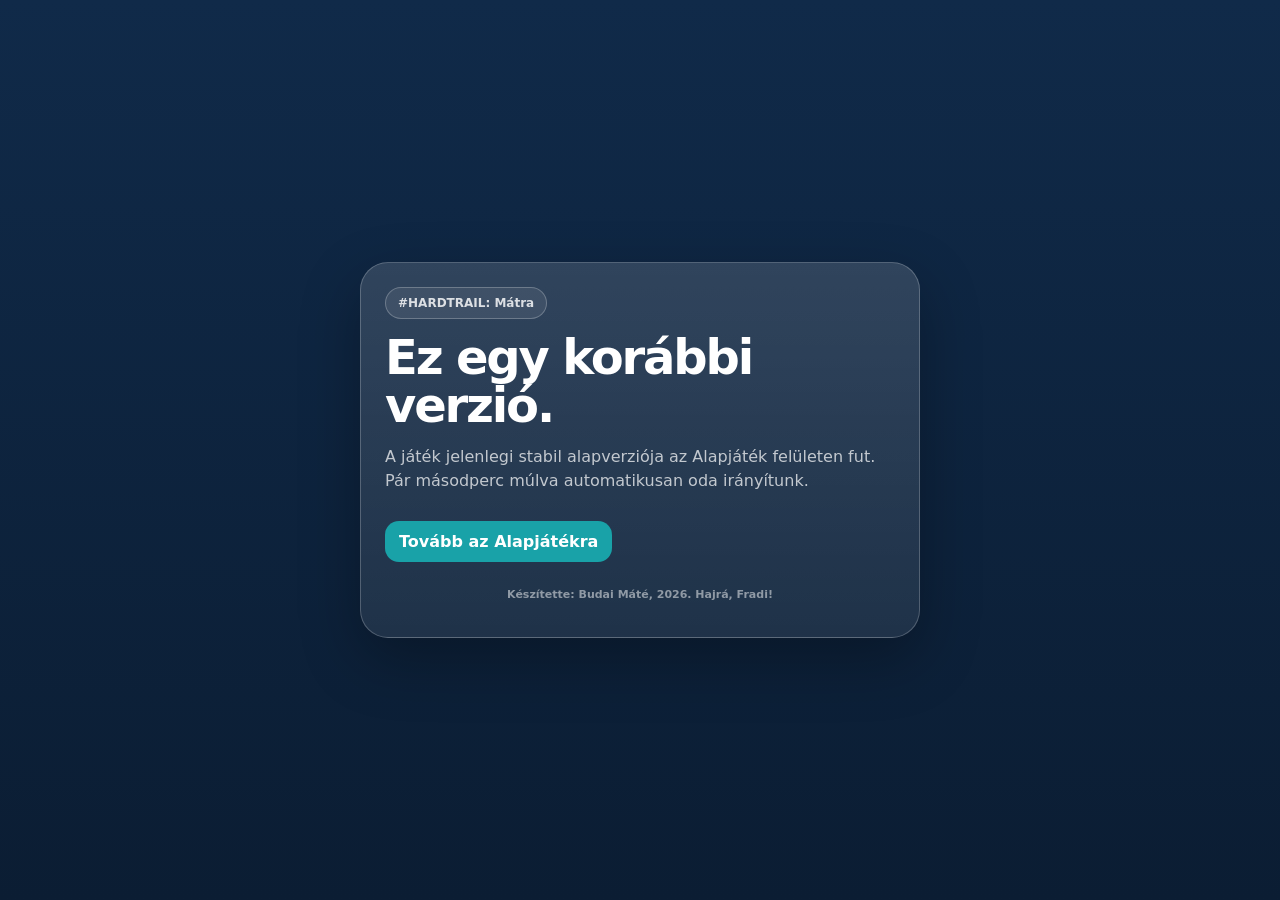
<file: matra-v2.html>
<!doctype html>
<html lang="hu">
<head>
<meta charset="utf-8">
<meta name="viewport" content="width=device-width,initial-scale=1">
<meta http-equiv="refresh" content="2; url=matra-v3.html">
<title>Mátra Hard Trail – korábbi verzió</title>
<style>
:root{--navy:#102a49;--deep:#0b1d33;--teal:#19a2a8;--pale:#e8f7f8;--line:rgba(255,255,255,.22)}*{box-sizing:border-box}body{margin:0;min-height:100vh;display:grid;place-items:center;font-family:Inter,system-ui,-apple-system,BlinkMacSystemFont,"Segoe UI",sans-serif;background:linear-gradient(180deg,var(--navy),var(--deep));color:#fff}.card{width:min(560px,calc(100% - 28px));border:1px solid var(--line);border-radius:28px;background:linear-gradient(180deg,rgba(255,255,255,.14),rgba(255,255,255,.08));box-shadow:0 22px 60px rgba(0,0,0,.28);padding:24px}.kicker{display:inline-flex;border:1px solid rgba(255,255,255,.24);border-radius:999px;padding:8px 12px;font-weight:900;font-size:12px;color:rgba(255,255,255,.82);background:rgba(255,255,255,.08)}h1{margin:14px 0 8px;font-size:clamp(30px,6vw,48px);letter-spacing:-.045em;line-height:1}.muted{color:rgba(255,255,255,.72);line-height:1.5}.btn{display:inline-block;margin-top:12px;border-radius:14px;background:var(--teal);color:#fff;text-decoration:none;font-weight:900;padding:11px 14px}.creator-credit{max-width:min(1100px,calc(100% - 24px));margin:18px auto 8px;padding:8px 0 2px;text-align:center;font-size:11px;line-height:1.35;font-weight:600;color:rgba(255,255,255,.50);font-family:Inter,system-ui,-apple-system,BlinkMacSystemFont,"Segoe UI",sans-serif}@media print{.creator-credit{display:none!important}}
</style>
</head>
<body>
<main class="card">
  <div class="kicker">#HARDTRAIL: Mátra</div>
  <h1>Ez egy korábbi verzió.</h1>
  <p class="muted">A játék jelenlegi stabil alapverziója az Alapjáték felületen fut. Pár másodperc múlva automatikusan oda irányítunk.</p>
  <a class="btn" href="matra-v3.html">Tovább az Alapjátékra</a>
  <footer class="creator-credit">Készítette: Budai Máté, 2026. Hajrá, Fradi!</footer>
</main>
</body>
</html>
</file>
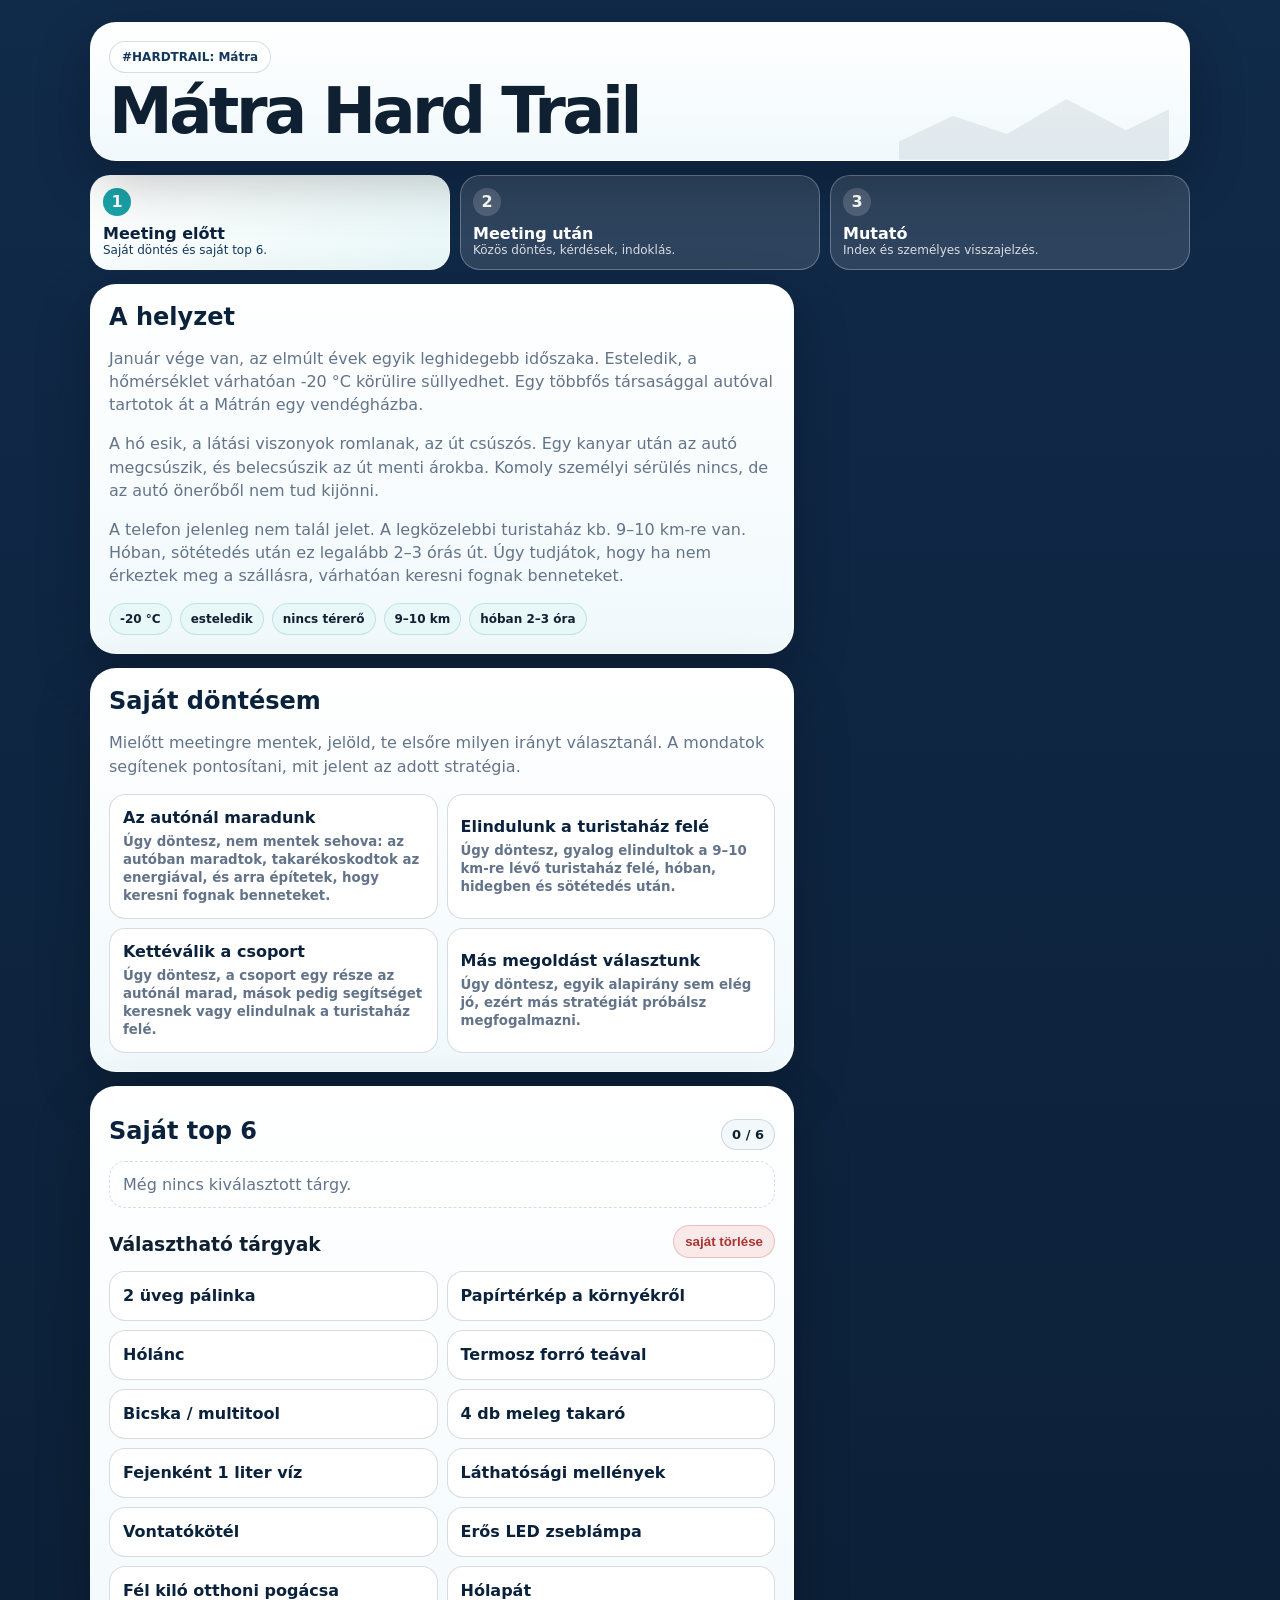
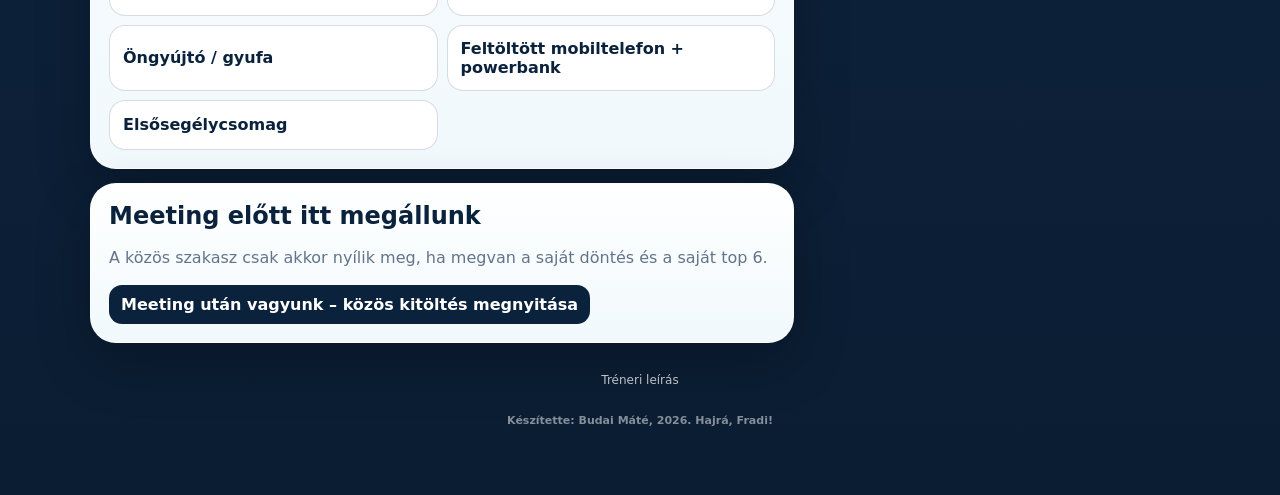
<file: matra-v3.html>
<!doctype html>
<html lang="hu">
<head>
<meta charset="utf-8">
<meta name="viewport" content="width=device-width,initial-scale=1">
<title>Mátra Hard Trail – Alapjáték</title>
<style>
:root{--navy:#102a49;--deep:#0b1d33;--teal:#19a2a8;--pale:#e8f7f8;--line:rgba(16,42,73,.16);--muted:#63748a;--red:#b84a4a}*{box-sizing:border-box}html{scroll-behavior:smooth}body{margin:0;font-family:Inter,system-ui,-apple-system,Segoe UI,sans-serif;background:linear-gradient(180deg,var(--navy),var(--deep));color:#102033}.wrap{width:min(1100px,calc(100% - 24px));margin:auto;padding:22px 0 56px}.hero,.card{background:linear-gradient(180deg,#fff,#f1f9fc);border:1px solid rgba(255,255,255,.55);border-radius:26px;box-shadow:0 20px 55px rgba(0,0,0,.24);padding:18px;margin-bottom:14px}.hero{position:relative;overflow:hidden}.hero:after{content:"";position:absolute;right:20px;bottom:0;width:270px;height:92px;background:rgba(16,42,73,.08);clip-path:polygon(0 80%,20% 52%,40% 72%,62% 34%,84% 68%,100% 45%,100% 100%,0 100%)}h1{font-size:clamp(38px,6vw,64px);letter-spacing:-.055em;line-height:.95;margin:8px 0 0}h2{margin:0 0 8px;color:#0b223d}h3{margin:14px 0 8px}.kicker{display:inline-flex;border:1px solid var(--line);border-radius:999px;padding:8px 12px;font-weight:900;font-size:12px;color:#12375d;background:#ffffffbf}.muted{color:var(--muted);line-height:1.45}.phasebar{display:grid;grid-template-columns:repeat(3,1fr);gap:10px;margin-bottom:14px}.phase{border:1px solid rgba(255,255,255,.28);background:rgba(255,255,255,.13);color:rgba(255,255,255,.82);border-radius:20px;padding:12px;text-align:left;font:inherit;cursor:pointer}.phase b{display:inline-grid;place-items:center;width:28px;height:28px;border-radius:999px;background:rgba(255,255,255,.17);color:#fff;margin-right:8px}.phase strong{display:block;color:#fff;margin-top:8px}.phase span{display:block;font-size:12px}.phase.active{background:linear-gradient(135deg,#fff,var(--pale));color:#12375d}.phase.active strong{color:#0b223d}.phase.active b{background:var(--teal)}.layout{display:grid;grid-template-columns:minmax(0,1fr) 380px;gap:16px}.layout.result-only{grid-template-columns:1fr}.row{display:grid;grid-template-columns:1fr 1fr;gap:9px}.btn,.item,.rank{width:100%;border:1px solid var(--line);background:#fff;border-radius:16px;padding:13px;text-align:left;font:inherit;font-weight:850;color:#0b223d;cursor:pointer;min-height:50px}.btn.active,.item.active{border-color:var(--teal);box-shadow:0 0 0 3px rgba(25,162,168,.14);background:linear-gradient(180deg,#fff,var(--pale))}.btn small{display:block;margin-top:6px;color:var(--muted);font-weight:600;line-height:1.35}.rank{display:grid;grid-template-columns:34px 1fr 28px;gap:8px;align-items:center;margin-bottom:7px}.rank b{height:30px;width:30px;display:grid;place-items:center;background:#0b223d;color:#fff;border-radius:10px}.rank em{font-style:normal;color:var(--red);font-weight:950;text-align:center}.facts{display:flex;flex-wrap:wrap;gap:8px;margin-top:12px}.fact{background:var(--pale);border:1px solid rgba(25,162,168,.22);border-radius:999px;padding:8px 10px;font-weight:900;font-size:12px}.tools{display:flex;justify-content:space-between;gap:8px;align-items:center;margin:12px 0 8px}.counter{border:1px solid var(--line);background:#f3f9fb;border-radius:999px;font-weight:900;font-size:13px;padding:7px 10px}.clear{border:1px solid rgba(190,60,60,.25);background:#f9e9e9;color:#a33;border-radius:999px;padding:8px 11px;font-weight:900;cursor:pointer}.empty{border:1px dashed var(--line);border-radius:16px;padding:13px;color:var(--muted);background:#ffffff88}.otherBox{margin-top:10px}.otherBox label{display:block;font-weight:900;margin:0 0 6px;color:#0b223d}.q{border:1px solid var(--line);background:#fff;border-radius:18px;padding:13px;margin:9px 0}.q p{margin:5px 0 0;color:var(--muted);font-size:13px}.scale-help{display:grid;grid-template-columns:repeat(3,1fr);gap:8px;margin:12px 0}.scale-help span{border:1px solid var(--line);background:#f7fbfd;border-radius:14px;padding:9px 10px;font-size:12px;color:#3b526b}.scale-help b{color:#0b223d}.scale{display:grid;grid-template-columns:repeat(6,1fr);gap:6px;margin-top:10px}.scale button{border:0;border-radius:12px;background:#edf5f8;color:#12375d;font:inherit;font-weight:950;height:38px;cursor:pointer}.scale button.active{background:#0b223d;color:#fff}input,textarea{width:100%;border:1px solid var(--line);border-radius:14px;padding:12px;font:inherit}textarea{min-height:82px}.side{position:sticky;top:14px}.score{font-size:64px;line-height:1;font-weight:950;text-align:center;letter-spacing:-.06em}.break{display:grid;gap:7px;margin:12px 0}.break div{display:flex;justify-content:space-between;border:1px solid var(--line);background:#fff;border-radius:13px;padding:9px 11px;color:var(--muted);gap:8px}.break strong{color:#0b223d}.pill{background:var(--pale);border:1px solid rgba(25,162,168,.24);border-radius:16px;padding:12px;margin:10px 0;line-height:1.45}.feedback,.expertBox{border:1px solid rgba(25,162,168,.28);background:linear-gradient(180deg,#fff,var(--pale));border-radius:19px;padding:14px;margin:14px 0}.expertBox{background:linear-gradient(180deg,#fff,#f7fbfd)}.frame{font-size:13px;color:#3b526b;margin:0 0 10px}.fb{background:#fff;border:1px solid var(--line);border-radius:15px;padding:11px;margin-top:9px}.fb b{display:block;margin-bottom:4px}.fb p{margin:0;color:#33495f;font-size:14px;line-height:1.45}.fb ol{margin:7px 0 0;padding-left:20px;color:#33495f}.fb li{margin:5px 0}.reflection{background:#0b223d;color:#fff;border-radius:15px;padding:12px;margin-top:10px}.reflection ol{margin:6px 0 0;padding-left:19px}.reflection li{margin:5px 0;line-height:1.35}details{background:#fff;border:1px solid var(--line);border-radius:15px;padding:11px;margin-top:9px}summary{font-weight:950;cursor:pointer;color:#0b223d}.actions{display:flex;gap:8px;flex-wrap:wrap;margin-top:12px}.actions button,.gate{border:0;border-radius:13px;padding:10px 12px;font:inherit;font-weight:900;cursor:pointer}.primary{background:var(--teal);color:#fff}.dark,.gate{background:#0b223d;color:#fff}.danger{background:#f8e6e6;color:#a33}.footer{margin-top:12px;text-align:center}.footer a{color:rgba(255,255,255,.72);font-size:12px;text-decoration:none}.footer a:hover{text-decoration:underline}.hide{display:none!important}.toast{position:fixed;left:50%;bottom:18px;transform:translateX(-50%);background:#0b223d;color:#fff;border-radius:999px;padding:10px 14px;font-weight:850;display:none;z-index:20;max-width:calc(100% - 24px);text-align:center}.toast.show{display:block}@media(max-width:900px){.layout,.layout.result-only,.row,.phasebar,.scale-help{grid-template-columns:1fr}.side{position:static}.card,.hero{border-radius:22px;padding:15px}.scale{grid-template-columns:repeat(3,1fr)}}@media print{@page{size:A4 portrait;margin:8mm}body{background:#fff}.wrap{display:none}#print{display:block!important;font-family:Inter,Arial,sans-serif;color:#102033}.page{height:281mm;overflow:hidden;padding:0;font-size:9px;line-height:1.18}.print-head{display:grid;grid-template-columns:1fr auto;gap:8px;align-items:start;border-bottom:2px solid #0b223d;padding-bottom:5px;margin-bottom:5px}.page h1{font-size:18px;letter-spacing:-.03em;margin:0 0 2px;line-height:1.05}.page h2{font-size:10px;margin:0 0 3px;color:#0b223d}.page h3{font-size:9px;margin:0 0 2px;color:#0b223d}.print-sub{font-size:8px;color:#63748a;margin:0}.scorep{font-size:28px;font-weight:950;text-align:right;line-height:.9}.printgrid{display:grid;grid-template-columns:1fr 1fr;gap:4px}.box{border:1px solid #d8e1ea;border-radius:8px;padding:4px;margin:0;background:#fff}.box.wide{grid-column:1/-1}.compare{display:grid;grid-template-columns:1fr 1fr;gap:4px}.compact-list{margin:0;padding-left:15px}.compact-list li{margin:0 0 1px}.qtable{width:100%;border-collapse:collapse;font-size:7.4px;line-height:1.1}.qtable td{border-bottom:1px solid #edf1f5;padding:1px 3px;vertical-align:top}.qtable td:last-child{text-align:right;font-weight:900;width:18px}.print-feedback{font-size:8.2px}.print-feedback p{margin:0 0 3px}.print-reflect{margin:0;padding-left:15px}.print-reflect li{margin:0 0 2px}.tagline{margin:3px 0 0;font-weight:950;color:#0b223d}}
.creator-credit{max-width:min(1100px,calc(100% - 24px));margin:18px auto 8px;padding:8px 0 2px;text-align:center;font-size:11px;line-height:1.35;font-weight:600;color:rgba(255,255,255,.50);font-family:Inter,system-ui,-apple-system,BlinkMacSystemFont,"Segoe UI",sans-serif}.print-credit{display:none}@media print{.creator-credit{display:none!important}.print-credit{display:block!important;text-align:center;font-size:9px;line-height:1.2;color:#6a7787;margin-top:4px}}
</style>
</head>
<body>
<div class="wrap">
<header class="hero"><div class="kicker">#HARDTRAIL: Mátra</div><h1>Mátra Hard Trail</h1></header>
<nav class="phasebar">
<button class="phase" data-phase="before"><b>1</b><strong>Meeting előtt</strong><span>Saját döntés és saját top 6.</span></button>
<button class="phase" data-phase="meeting"><b>2</b><strong>Meeting után</strong><span>Közös döntés, kérdések, indoklás.</span></button>
<button class="phase" data-phase="result"><b>3</b><strong>Mutató</strong><span>Index és személyes visszajelzés.</span></button>
</nav>
<div class="layout" id="layout">
<main id="mainCol">
<section class="card before-section"><h2>A helyzet</h2><p class="muted">Január vége van, az elmúlt évek egyik leghidegebb időszaka. Esteledik, a hőmérséklet várhatóan -20 °C körülire süllyedhet. Egy többfős társasággal autóval tartotok át a Mátrán egy vendégházba.</p><p class="muted">A hó esik, a látási viszonyok romlanak, az út csúszós. Egy kanyar után az autó megcsúszik, és belecsúszik az út menti árokba. Komoly személyi sérülés nincs, de az autó önerőből nem tud kijönni.</p><p class="muted">A telefon jelenleg nem talál jelet. A legközelebbi turistaház kb. 9–10 km-re van. Hóban, sötétedés után ez legalább 2–3 órás út. Úgy tudjátok, hogy ha nem érkeztek meg a szállásra, várhatóan keresni fognak benneteket.</p><div class="facts"><span class="fact">-20 °C</span><span class="fact">esteledik</span><span class="fact">nincs térerő</span><span class="fact">9–10 km</span><span class="fact">hóban 2–3 óra</span></div></section>
<section class="card before-section"><h2>Saját döntésem</h2><p class="muted">Mielőtt meetingre mentek, jelöld, te elsőre milyen irányt választanál. A mondatok segítenek pontosítani, mit jelent az adott stratégia.</p><div class="row" id="ps"></div><div id="psOtherBox"></div></section>
<section class="card before-section"><div class="tools"><h2>Saját top 6</h2><span class="counter" id="myc">0 / 6</span></div><div id="myr"></div><div class="tools"><h3>Választható tárgyak</h3><button class="clear" onclick="clearList('my')">saját törlése</button></div><div class="row" id="myi"></div></section>
<section class="card before-section"><h2>Meeting előtt itt megállunk</h2><p class="muted">A közös szakasz csak akkor nyílik meg, ha megvan a saját döntés és a saját top 6.</p><button class="gate" onclick="setPhase('meeting')">Meeting után vagyunk – közös kitöltés megnyitása</button></section>
<section class="card meeting-section"><h2>Meeting eredménye</h2><input id="teamName" placeholder="Csoport neve"><h3>Közös stratégia</h3><div class="row" id="ts"></div><div id="tsOtherBox"></div><div class="tools"><h3>Közös top 6</h3><span class="counter" id="teamc">0 / 6</span></div><div id="teamr"></div><div class="tools"><h3>Választható tárgyak</h3><button class="clear" onclick="clearList('team')">közös törlése</button></div><div class="row" id="teami"></div></section>
<section class="card meeting-section"><h2>Kockázatmérlegelés és közös döntés</h2><p class="muted">1–6 között pontozz. Nincs középérték.</p><div class="scale-help"><span><b>1:</b> egyáltalán nem</span><span><b>2:</b> inkább nem</span><span><b>3:</b> kis részben</span><span><b>4:</b> részben igen</span><span><b>5:</b> nagyrészt igen</span><span><b>6:</b> teljesen</span></div><div id="qs"></div></section>
<section class="card meeting-section"><h2>Rövid indoklás</h2><textarea id="notes" placeholder="Mi volt a legnagyobb vita, vagy mi alapján született meg a közös döntés?"></textarea></section>
<section class="card meeting-section"><h2>A mutató még zárva van</h2><p class="muted">A mutató csak teljes kitöltés után nyílik meg: saját döntés, saját top 6, közös stratégia, közös top 6 és mind a 12 kérdés kell hozzá.</p><button class="gate" onclick="setPhase('result')">Mutató megnyitása</button></section>
</main>
<aside class="card side" id="resultPanel"><h2>Kockázatmérlegelési index</h2><div class="score" id="score">0</div><p class="muted" id="verdict">Még nincs elég adat.</p><div class="break"><div><span>Stratégia</span><strong id="sc1">0 / 10</strong></div><div><span>Közös top 6</span><strong id="sc2">0 / 10</strong></div><div><span>Mérlegelés</span><strong id="sc3">0 / 70</strong></div><div><span>Egyezés</span><strong id="sc4">0 / 10</strong></div></div><div class="pill" id="overlap">Azonos tárgyak: 0 / 6</div><div class="expertBox"><h3>Szakértői tárgyértékelés</h3><p class="frame">Ez nem hivatalos mentési protokoll, hanem pedagógiai rangsor. Azt mutatja, mely tárgyak támogatják leginkább a biztonságosabb döntést ebben a történetben.</p><div class="fb"><b>Szakértői top 6</b><ol id="expertTop"></ol></div><div class="fb"><b>A közös top 6 szakértői fedése</b><p id="expertMatch"></p></div><details><summary>Teljes szakértői sorrend és rövid indoklás</summary><ol id="expertFull"></ol></details></div><div class="feedback"><h3>Mit mutat a kitöltésed?</h3><p class="frame">A kapott adatok alapján így látszik a csoport döntési folyamata, és így látszik a te szereped benne. Ez nem ítélet, hanem kiindulópont a feldolgozáshoz.</p><div class="fb"><b>A csoport működéséből ez látszik</b><p id="fbGroup"></p></div><div class="fb"><b>Te így működtél a csoportban</b><p id="fbPersonal"></p></div><div class="fb"><b>Ebből most ez vihető tovább</b><p id="fbForward"></p></div><div class="reflection"><b>Gondold végig páros beszélgetésben</b><ol id="reflectQs"></ol></div></div><h3>Erősségek</h3><ul id="strengths"></ul><h3>Kockázati jelek</h3><ul id="risks"></ul><div class="pill"><b>Nem a hó volt az igazi veszély.</b></div><div class="actions"><button class="primary" id="copy">Összegzés másolása</button><button class="dark" onclick="window.print()">Egyoldalas PDF / nyomtatás</button><button class="dark" id="mail">Riport előkészítése e-mailben</button><button class="danger" id="reset">Törlés</button></div></aside>
</div><footer class="footer"><a href="treneri-leiras.html">Tréneri leírás</a></footer><footer class="creator-credit">Készítette: Budai Máté, 2026. Hajrá, Fradi!</footer></div>
<section id="print" class="hide"><div class="page"><div class="print-head"><div><h1>Mátra Hard Trail – Alapjáték</h1><p class="print-sub" id="pMeta">Csoport: -</p></div><div class="scorep" id="pscore">0 / 100</div></div><div class="printgrid"><div class="box wide"><h2>Döntés: én vs. csoport</h2><div class="compare"><div><h3>Én így döntöttem</h3><p id="pOwnStrategy"></p></div><div><h3>A csoport így döntött</h3><p id="pTeamStrategy"></p></div></div></div><div class="box wide"><h2>Top 6 tárgyak: én vs. csoport</h2><div class="compare"><div><h3>Saját top 6</h3><ol id="pOwnTop" class="compact-list"></ol></div><div><h3>Közös top 6</h3><ol id="pTeamTop" class="compact-list"></ol></div></div><p class="print-sub" id="pexpert"></p></div><div class="box wide"><h2>12 kérdés válaszai</h2><p class="print-sub">Skála: 1 = egyáltalán nem, 6 = teljesen</p><table class="qtable"><tbody id="pQRows"></tbody></table></div><div class="box wide print-feedback"><h2>Személyes visszajelzés</h2><p><b>A csoport működéséből ez látszik:</b> <span id="pg"></span></p><p><b>Te így működtél a csoportban:</b> <span id="pp"></span></p><p><b>Ebből most ez vihető tovább:</b> <span id="pf"></span></p></div><div class="box wide"><h2>Gondold végig páros beszélgetésben</h2><ol id="prq" class="print-reflect"></ol><p class="tagline">Nem a hó volt az igazi veszély.</p></div></div><p class="print-credit">Készítette: Budai Máté, 2026. Hajrá, Fradi!</p></div></section>
<div class="toast" id="toast">Mentve.</div>
<script>
const K='matraV3';
const items=[['telefon','Feltöltött mobiltelefon + powerbank',1],['takaro','4 db meleg takaró',2],['melleny','Láthatósági mellények',3],['zseblampa','Erős LED zseblámpa',4],['holapat','Hólapát',5],['elsosegely','Elsősegélycsomag',6],['tea','Termosz forró teával',7],['energia','Fél kiló otthoni pogácsa',8],['viz','Fejenként 1 liter víz',9],['vontatokotel','Vontatókötél',10],['gyufa','Öngyújtó / gyufa',11],['terkep','Papírtérkép a környékről',12],['bicska','Bicska / multitool',13],['holanc','Hólánc',14],['alkohol','2 üveg pálinka',15]].map(x=>({id:x[0],name:x[1],expert:x[2]}));
const expertNotes={telefon:'A segítségkérés és a helyzetjelzés legfontosabb eszköze, de hidegben gyorsan merülhet.',takaro:'A kihűlés lassítása a legfontosabb túlélési szempontok közé tartozik.',melleny:'Láthatóbbá teszi a csoportot az úton vagy a jármű környékén.',zseblampa:'Sötétben a jelzéshez és a biztonságos mozgáshoz is kulcsfontosságú.',holapat:'Segíthet az autó körüli hó eltakarításában, de önmagában ritkán oldja meg a helyzetet.',elsosegely:'Sérülésnél azonnal hasznos, még akkor is, ha most nincs komoly sérülés.',tea:'Átmeneti komfortot ad, de nem váltja ki a hőmegőrzést és a jó stratégiát.',energia:'Energiát ad, de nem kezeli a fő kockázatokat: hideg, sötétedés, tájékozódás.',viz:'Fontos, de rövid távon a kihűlés nagyobb veszélyt jelent.',vontatokotel:'Csak akkor hasznos igazán, ha van másik jármű vagy külső segítség.',gyufa:'Tűzgyújtásra alkalmas lehet, de havas, nedves, szeles helyzetben bizonytalan.',terkep:'Tájékozódást adhat, de sötétben, hóban és stressz alatt könnyű túlértékelni.',bicska:'Hasznos kiegészítő, de nem oldja meg a fő túlélési problémát.',holanc:'Elakadt, árokba csúszott autónál könnyen későn jövő megoldás.',alkohol:'Csapdatárgy: melegérzetet adhat, miközben ronthatja az ítélőképességet.'};
const order=['alkohol','terkep','holanc','tea','bicska','takaro','viz','melleny','vontatokotel','zseblampa','energia','holapat','gyufa','telefon','elsosegely'];
const st=[{id:'marad',title:'Az autónál maradunk',score:10,desc:'Úgy döntesz, nem mentek sehova: az autóban maradtok, takarékoskodtok az energiával, és arra építetek, hogy keresni fognak benneteket.'},{id:'indul',title:'Elindulunk a turistaház felé',score:4,desc:'Úgy döntesz, gyalog elindultok a 9–10 km-re lévő turistaház felé, hóban, hidegben és sötétedés után.'},{id:'kette',title:'Kettéválik a csoport',score:0,desc:'Úgy döntesz, a csoport egy része az autónál marad, mások pedig segítséget keresnek vagy elindulnak a turistaház felé.'},{id:'mas',title:'Más megoldást választunk',score:6,desc:'Úgy döntesz, egyik alapirány sem elég jó, ezért más stratégiát próbálsz megfogalmazni.'}];
const q=[['A végső döntés előtt mérlegeltük a kockázatokat.','Beszéltetek hidegről, sötétedésről, útról, felszerelésről vagy a csoport állapotáról.'],['A távolságot nem önmagában, hanem a körülményekkel együtt értékeltük.','A 9–10 km nem sima séta, hanem havas, hideg, sötétedő helyzet.'],['Különbséget tettünk a biztos és feltételezett információk között.','Más, amit tudtok, és más, amit reméltek vagy feltételeztek.'],['Több megoldási irány kockázatát is összehasonlítottuk.','Maradás, indulás, kettéválás vagy más megoldás is mérlegre került.'],['Kimondtuk, melyik kockázatot vállaljuk tudatosan.','A csoport látta, mit vállal.'],['A végső stratégiát az összegyűjtött információk alapján alakítottuk ki.','A döntés információkból és kockázatokból épült fel.'],['A döntés iránya az információk mérlegelése után alakult ki, nem fordítva.','Előbb az információk és kockázatok kerültek elő, utána jött az irány.'],['A döntésben az érvek nagyobb szerepet kaptak, mint a hangerő vagy a határozottság.','A jobb érvek vittek előre.'],['Tudatosan figyeltünk arra, hogy a csendesebbek is megszólaljanak.','Nem csak a maguktól beszélők alakították a döntést.'],['A halkabb vagy óvatosabb vélemények is hatottak a döntésre.','A halkabb vélemények ténylegesen bekerültek.'],['A végső döntéssel tudok azonosulni.','Belül mennyire vállalható neked a közös döntés.'],['A végső döntésben megjelentek az általam fontosnak tartott szempontok.','A saját gondolataid mennyire jelentek meg.']];
const $=id=>document.getElementById(id), itemName=id=>(items.find(i=>i.id===id)||{}).name||id, strategyName=id=>(st.find(s=>s.id===id)||{}).title||'nincs rögzítve';
function esc(v){return String(v??'').replace(/[&<>"']/g,m=>({'&':'&amp;','<':'&lt;','>':'&gt;','"':'&quot;',"'":'&#39;'}[m]))}
function cleanText(v){return String(v||'').trim().slice(0,500)}
function uniqValid(list){let out=[];(Array.isArray(list)?list:[]).forEach(id=>{if(items.some(i=>i.id===id)&&!out.includes(id)&&out.length<6)out.push(id)});return out}
function validQ(v){v=Number(v);return v>=1&&v<=6?v:0}
let raw={};try{raw=JSON.parse(localStorage.getItem(K)||'{}')}catch(e){raw={}}
let S={phase:['before','meeting','result'].includes(raw.phase)?raw.phase:'before',ps:st.some(s=>s.id===raw.ps)?raw.ps:'',psOther:cleanText(raw.psOther),ts:st.some(s=>s.id===raw.ts)?raw.ts:'',tsOther:cleanText(raw.tsOther),my:uniqValid(raw.my),team:uniqValid(raw.team),q:Array.from({length:12},(_,i)=>validQ(Array.isArray(raw.q)?raw.q[i]:0)),teamName:cleanText(raw.teamName),notes:cleanText(raw.notes)};
function save(){localStorage.setItem(K,JSON.stringify(S))}
function preComplete(){let miss=[];if(!S.ps)miss.push('saját első döntés');if(S.ps==='mas'&&!S.psOther)miss.push('saját más megoldás rövid leírása');if(S.my.length<6)miss.push('saját top 6');return{ok:!miss.length,msg:'A közös szakaszhoz még hiányzik: '+miss.join(', ')+'.'}}
function complete(){let miss=[];let p=preComplete();if(!p.ok)miss.push(...p.msg.replace('A közös szakaszhoz még hiányzik: ','').replace('.','').split(', '));if(!S.ts)miss.push('közös stratégia');if(S.ts==='mas'&&!S.tsOther)miss.push('közös más megoldás rövid leírása');if(S.team.length<6)miss.push('közös top 6');if(S.q.some(v=>!v))miss.push('mind a 12 skálakérdés');return{ok:!miss.length,msg:'A mutatóhoz még hiányzik: '+miss.join(', ')+'.'}}
function setPhase(p){if(p==='meeting'){let c=preComplete();if(!c.ok){toast(c.msg);S.phase='before';save();render();return}}if(p==='result'){let c=complete();if(!c.ok){toast(c.msg);S.phase='meeting';save();render();return}}S.phase=p;save();applyPhase();window.scrollTo({top:0,behavior:'smooth'})}
function applyPhase(){if(S.phase==='result'&&!complete().ok)S.phase='meeting';if(S.phase==='meeting'&&!preComplete().ok)S.phase='before';save();document.querySelectorAll('[data-phase]').forEach(b=>b.classList.toggle('active',b.dataset.phase===S.phase));document.querySelectorAll('.before-section').forEach(e=>e.classList.toggle('hide',S.phase!=='before'));document.querySelectorAll('.meeting-section').forEach(e=>e.classList.toggle('hide',S.phase!=='meeting'));$('resultPanel').classList.toggle('hide',S.phase!=='result');$('mainCol').classList.toggle('hide',S.phase==='result');$('layout').classList.toggle('result-only',S.phase==='result')}
function choose(list,id){let a=S[list];if(a.includes(id))S[list]=a.filter(x=>x!==id);else if(a.length<6)S[list]=[...a,id];else toast('A top 6 már tele van.');render()}function clearList(list){S[list]=[];render()}
function renderStrategy(target,key,withDesc){$(target).innerHTML=st.map(s=>`<button class="btn ${S[key]===s.id?'active':''}" onclick="S.${key}='${s.id}';render()"><span>${esc(s.title)}</span>${withDesc?`<small>${esc(s.desc)}</small>`:''}</button>`).join('')}
function renderOtherBox(target,key,label){let v=key==='ps'?S.psOther:S.tsOther;$(target).innerHTML=S[key]==='mas'?`<div class="otherBox"><label>${esc(label)}</label><textarea id="${key}Other" placeholder="Írd le röviden a választott más megoldást.">${esc(v)}</textarea></div>`:''}
function renderList(prefix,list){$(prefix+'c').textContent=S[list].length+' / 6';$(prefix+'r').innerHTML=S[list].length?S[list].map((id,i)=>`<button class="rank" onclick="choose('${id===id?list:''}','${id}')"><b>${i+1}</b><span>${esc(itemName(id))}</span><em>×</em></button>`).join(''):'<div class="empty">Még nincs kiválasztott tárgy.</div>';$(prefix+'i').innerHTML=order.filter(id=>!S[list].includes(id)).map(id=>`<button class="item" onclick="choose('${list}','${id}')">${esc(itemName(id))}</button>`).join('')}
function avg(idx){let v=idx.map(i=>S.q[i]).filter(Boolean);return v.length?v.reduce((a,b)=>a+b,0)/v.length:0}
function calc(){let strategy=(st.find(s=>s.id===S.ts)||{score:0}).score,expert=S.team.filter(id=>(items.find(i=>i.id===id)||{}).expert<=6).length,itemScore=Math.round(expert/6*10),processScore=Math.round(S.q.reduce((a,b)=>a+b,0)/72*70),same=S.my.filter(id=>S.team.includes(id)).length,overlapScore=Math.round(same/6*10);return{strategy,itemScore,processScore,same,overlapScore,total:strategy+itemScore+processScore+overlapScore,expert,risk:avg([0,1,2,3,4]),process:avg([5,6]),group:avg([7,8,9]),personal:avg([10,11])}}
function verdict(t){return t<1?'Még nincs elég adat.':t<40?'Magas döntési kockázat.':t<65?'Billegő kockázatmérlegelés.':t<80?'Használható döntési folyamat.':'Stabil kockázatmérlegelés.'}
function feedback(c){if(!complete().ok)return{g:'Még nincs elég adat ahhoz, hogy értelmes mintázatot mutassunk.',p:'Töltsd ki a közös döntést, a közös top 6-ot és mind a 12 kérdést.',f:'A visszajelzés akkor lesz használható, ha a döntési folyamat is látszik, nem csak a végeredmény.'};let g,p,f;if(c.group<=3)g='A kapott adatok alapján nem minden vélemény hatott azonos erővel a közös döntésre. A csendesebb vagy óvatosabb szempontok könnyen háttérben maradhattak.';else if(S.q[6]<=3)g='A kapott adatok alapján a csoport gyorsan irányt zárhatott. Érdemes ránézni, előbb alakult-e ki a döntés, majd utána jöttek-e az ezt támogató érvek.';else if(c.risk>=4.8&&c.process>=4.5)g='A kapott adatok alapján a csoport több kockázatot mérlegelt, és az információk érdemben alakították a közös irányt.';else g='A kapott adatok alapján a csoport több használható elemet is bevont a döntésbe, de a közös gondolkodás nem minden ponton volt egyformán nyitott.';if(c.same<=2&&S.q[10]>=4&&S.q[11]>=4)p='A saját első top 6-od és a közös top 6 között kevés egyezés látszik, mégis tudsz azonosulni a döntéssel, és a saját szempontjaid is megjelentek. Ez aktív tanulási elmozdulásra utalhat.';else if(c.same<=2&&S.q[10]>=4)p='A saját első gondolkodásod eltért a közös iránytól, mégis tudsz azonosulni a végső döntéssel. Úgy tűnik, a csoport érvei elmozdítottak az első álláspontodtól.';else if(c.same>=4&&S.q[10]<=3)p='A tárgyválasztásod közel volt a közös döntéshez, belül mégsem állsz teljesen mögötte. Ilyenkor gyakran a döntés módja okoz feszültséget, nem maga a tartalom.';else if(S.q[11]<=3)p='A válaszaid alapján jelen voltál a döntésben, de nem minden fontos szempontod jutott be a közös irányba. Érdemes megnézni, mit mondtál ki, mit engedtél el, és mi maradt benned.';else if(S.q[10]<=3)p='A közös döntés számodra csak részben vállalható. Ez arra utalhat, hogy volt benned fenntartás, vagy nem érezted teljesen sajátodnak a végső irányt.';else p='A válaszaid alapján aktívan kapcsolódtál a közös döntéshez: a saját szempontjaid megjelentek, és a végső iránnyal is tudsz azonosulni.';if(S.q[7]<=3||S.q[9]<=3)f='A legérdekesebb tanulság most az lehet, hogy mi kapott valódi súlyt: az érvek, a határozottság, vagy azok a halkabb szempontok, amelyek elsőre könnyen háttérben maradnak.';else if(S.q[6]<=3)f='A továbbvihető kérdés most az, hogy mikor dőlt el az irány: valódi mérlegelés után, vagy egy korán kialakult döntéshez kerestetek érveket.';else if(c.same<=2)f='A legjobb beszélgetés most abból indulhat, hogy mi változott a saját első gondolkodásod és a közös döntés között.';else f='A következő beszélgetésben azt érdemes megfogni, pontosan melyik információ, érv vagy vélemény fordította a döntést a végső irányba.';return{g,p,f}}
function reflect(c){let r=[];if(S.q[11]&&S.q[11]<=3)r.push('Melyik saját szempontod maradt ki a közös döntésből, vagy kapott kisebb súlyt, mint szeretted volna?');if(S.q[10]&&S.q[10]<=3)r.push('Mi kellett volna ahhoz, hogy jobban mögé tudj állni a végső döntésnek?');if(c.same<=2&&S.q[10]>=4)r.push('Melyik érv vagy pillanat mozdított el a saját első döntésedtől a közös irány felé?');if(S.q[6]&&S.q[6]<=3)r.push('Mikor érezted azt, hogy már megvan az irány, és az információkat inkább ehhez igazítjátok?');if((S.q[7]&&S.q[7]<=3)||(S.q[9]&&S.q[9]<=3))r.push('Melyik halkabb vagy óvatosabb véleménynek kellett volna nagyobb figyelmet kapnia?');if(!r.length)r.push('Melyik saját szempontod jelent meg ténylegesen a közös döntésben?');r.push('Volt olyan érv, amit hallottál, de a csoport végül nem használt?');return r.slice(0,2)}
function strengths(c){let a=[];if(c.expert>=4)a.push('Erős közös top 6 tárgyválasztás.');if(c.same>=4)a.push('Magas egyéni–közös egyezés.');if(S.q[6]>=5)a.push('Az információk vezették a döntést.');if(S.q[7]>=5)a.push('Az érvek erősebben hatottak, mint a hangerő.');if(S.q[9]>=5)a.push('A halkabb vélemények is hatottak a döntésre.');return a.length?a:['Még nincs elég erős pozitív jel.']}
function risks(c){let a=[];if(S.ts==='kette')a.push('A kettéválás komoly koordinációs kockázatot jelent.');if(S.ts==='indul')a.push('Az elindulás hidegben, hóban és sötétedés után kockázatos irány.');if(S.team.includes('alkohol'))a.push('A pálinka csapdatárgy: hamis biztonságérzetet adhat.');if(c.expert<=2&&S.team.length===6)a.push('Kevés szakértői top tárgy került a közös első hatba.');if(c.same<=2&&S.my.length===6&&S.team.length===6)a.push('Alacsony az egyéni és közös top 6 egyezése.');if(S.q[6]&&S.q[6]<=2)a.push('Úgy tűnhet, hogy előbb született irány, és az érvek csak utána igazodtak hozzá.');if(S.q[9]&&S.q[9]<=2)a.push('A halkabb vélemények kevéssé hatottak a döntésre.');return a.length?a:['Nincs erős kockázati jel rögzítve.']}
function expertOrdered(){return items.slice().sort((a,b)=>a.expert-b.expert)}
function renderExpert(c){let top=expertOrdered().slice(0,6);$('expertTop').innerHTML=top.map(i=>`<li><b>${esc(i.name)}</b> — ${esc(expertNotes[i.id])}</li>`).join('');let matches=S.team.filter(id=>(items.find(i=>i.id===id)||{}).expert<=6).map(itemName);$('expertMatch').textContent=S.team.length===6?`${c.expert} / 6 közös tárgy szerepel a szakértői top 6-ban. ${matches.length?'Egyező elemek: '+matches.join(', ')+'.':'Nincs egyező elem.'}`:'A közös top 6 kitöltése után jelenik meg a fedés.';$('expertFull').innerHTML=expertOrdered().map(i=>`<li><b>${esc(i.name)}</b> — ${esc(expertNotes[i.id])}</li>`).join('')}
function strategyLine(key,other){return strategyName(S[key])+(S[key]==='mas'&&S[other]?': '+S[other]:'')}
function summary(){let c=calc(),x=feedback(c),rq=reflect(c);return ['Mátra Hard Trail – Alapjáték – összegzés','Csoport: '+(S.teamName||'nincs megadva'),'Index: '+c.total+'/100 – '+verdict(c.total),'Szakértői fedés: '+c.expert+'/6 közös tárgy szerepel a szakértői top 6-ban.','Saját első döntés: '+strategyLine('ps','psOther'),'Közös stratégia: '+strategyLine('ts','tsOther'),'Saját top 6: '+(S.my.map(itemName).join(', ')||'nincs'),'Közös top 6: '+(S.team.map(itemName).join(', ')||'nincs'),'Azonos tárgyak: '+c.same+'/6','','Mit mutat a kitöltésed?','A csoport működéséből ez látszik: '+x.g,'Te így működtél a csoportban: '+x.p,'Ebből most ez vihető tovább: '+x.f,'','Gondold végig páros beszélgetésben:','1. '+rq[0],'2. '+rq[1],'','Nem a hó volt az igazi veszély.','Jegyzet: '+(S.notes||'nincs')].join('\n')}
function printListHtml(list){return list.length?list.map(id=>`<li>${esc(itemName(id))}</li>`).join(''):'<li>nincs adat</li>'}
function renderPrintReport(c,x,rq){if(!$('pOwnStrategy'))return;$('pMeta').textContent=(S.teamName?'Csoport: '+S.teamName+' · ':'')+'Azonos tárgyak: '+c.same+' / 6 · Szakértői fedés: '+c.expert+' / 6';$('pOwnStrategy').textContent=strategyLine('ps','psOther');$('pTeamStrategy').textContent=strategyLine('ts','tsOther');$('pOwnTop').innerHTML=printListHtml(S.my);$('pTeamTop').innerHTML=printListHtml(S.team);$('pQRows').innerHTML=q.map((qq,i)=>`<tr><td>${i+1}. ${esc(qq[0])}</td><td>${S.q[i]||'-'}</td></tr>`).join('')}
function render(){save();renderStrategy('ps','ps',true);renderOtherBox('psOtherBox','ps','Milyen más megoldást választanál?');renderStrategy('ts','ts',false);renderOtherBox('tsOtherBox','ts','Milyen más megoldásban állapodott meg a csoport?');renderList('my','my');renderList('team','team');$('qs').innerHTML=q.map((qq,i)=>`<div class="q"><b>${i+1}. ${esc(qq[0])}</b><p>${esc(qq[1])}</p><div class="scale">${[1,2,3,4,5,6].map(n=>`<button class="${S.q[i]===n?'active':''}" onclick="S.q[${i}]=${n};render()">${n}</button>`).join('')}</div></div>`).join('');$('teamName').value=S.teamName;$('notes').value=S.notes;let c=calc(),x=feedback(c),rq=reflect(c);$('score').textContent=c.total;$('verdict').textContent=verdict(c.total);$('sc1').textContent=c.strategy+' / 10';$('sc2').textContent=c.itemScore+' / 10';$('sc3').textContent=c.processScore+' / 70';$('sc4').textContent=c.overlapScore+' / 10';$('overlap').innerHTML='<b>Azonos tárgyak: '+c.same+' / 6</b><br>'+esc(S.my.filter(id=>S.team.includes(id)).map(itemName).join(', ')||'Még nincs egyezés vagy nincs elég adat.');renderExpert(c);$('fbGroup').textContent=x.g;$('fbPersonal').textContent=x.p;$('fbForward').textContent=x.f;$('reflectQs').innerHTML=rq.map(v=>'<li>'+esc(v)+'</li>').join('');$('strengths').innerHTML=strengths(c).slice(0,5).map(v=>'<li>'+esc(v)+'</li>').join('');$('risks').innerHTML=risks(c).slice(0,5).map(v=>'<li>'+esc(v)+'</li>').join('');$('pscore').textContent=c.total+' / 100';$('pexpert').textContent=c.expert+' / 6 közös tárgy szerepel a szakértői top 6-ban.';$('pg').textContent=x.g;$('pp').textContent=x.p;$('pf').textContent=x.f;$('prq').innerHTML=rq.map(v=>'<li>'+esc(v)+'</li>').join('');renderPrintReport(c,x,rq);applyPhase()}
document.querySelectorAll('[data-phase]').forEach(b=>b.onclick=()=>setPhase(b.dataset.phase));document.addEventListener('input',e=>{if(e.target.id==='teamName'){S.teamName=cleanText(e.target.value);save()}if(e.target.id==='notes'){S.notes=cleanText(e.target.value);save()}if(e.target.id==='psOther'){S.psOther=cleanText(e.target.value);save()}if(e.target.id==='tsOther'){S.tsOther=cleanText(e.target.value);save()}});$('copy').onclick=async()=>{try{await navigator.clipboard.writeText(summary());toast('Összegzés másolva.')}catch(e){toast('A másolás nem sikerült.')}};$('mail').onclick=()=>{if(!complete().ok){toast(complete().msg);return}location.href='mailto:?subject='+encodeURIComponent('Mátra Hard Trail – Alapjáték riport')+'&body='+encodeURIComponent(summary())};$('reset').onclick=()=>{if(confirm('Törlöd az aktuális kitöltést?')){localStorage.removeItem(K);location.reload()}};function toast(t){$('toast').textContent=t;$('toast').classList.add('show');setTimeout(()=>$('toast').classList.remove('show'),2600)}render();
</script>
</body>
</html>
</file>
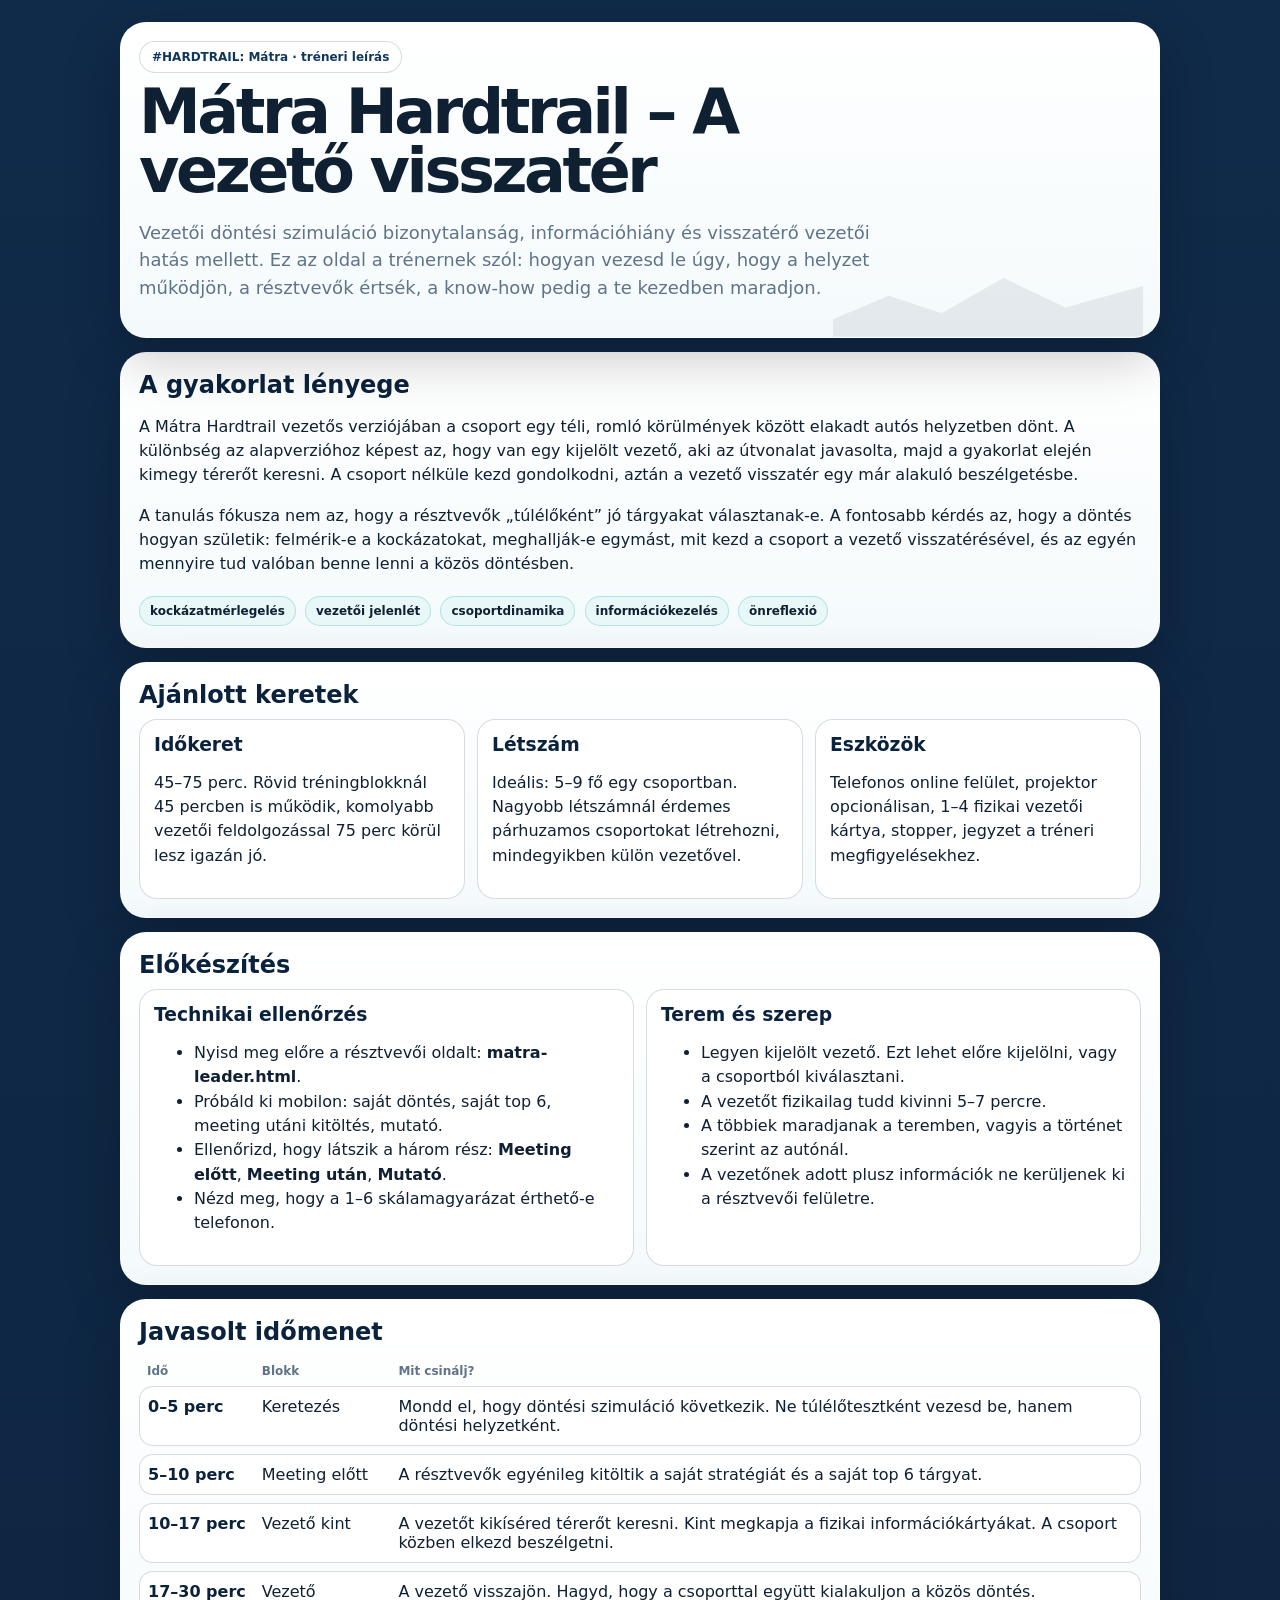
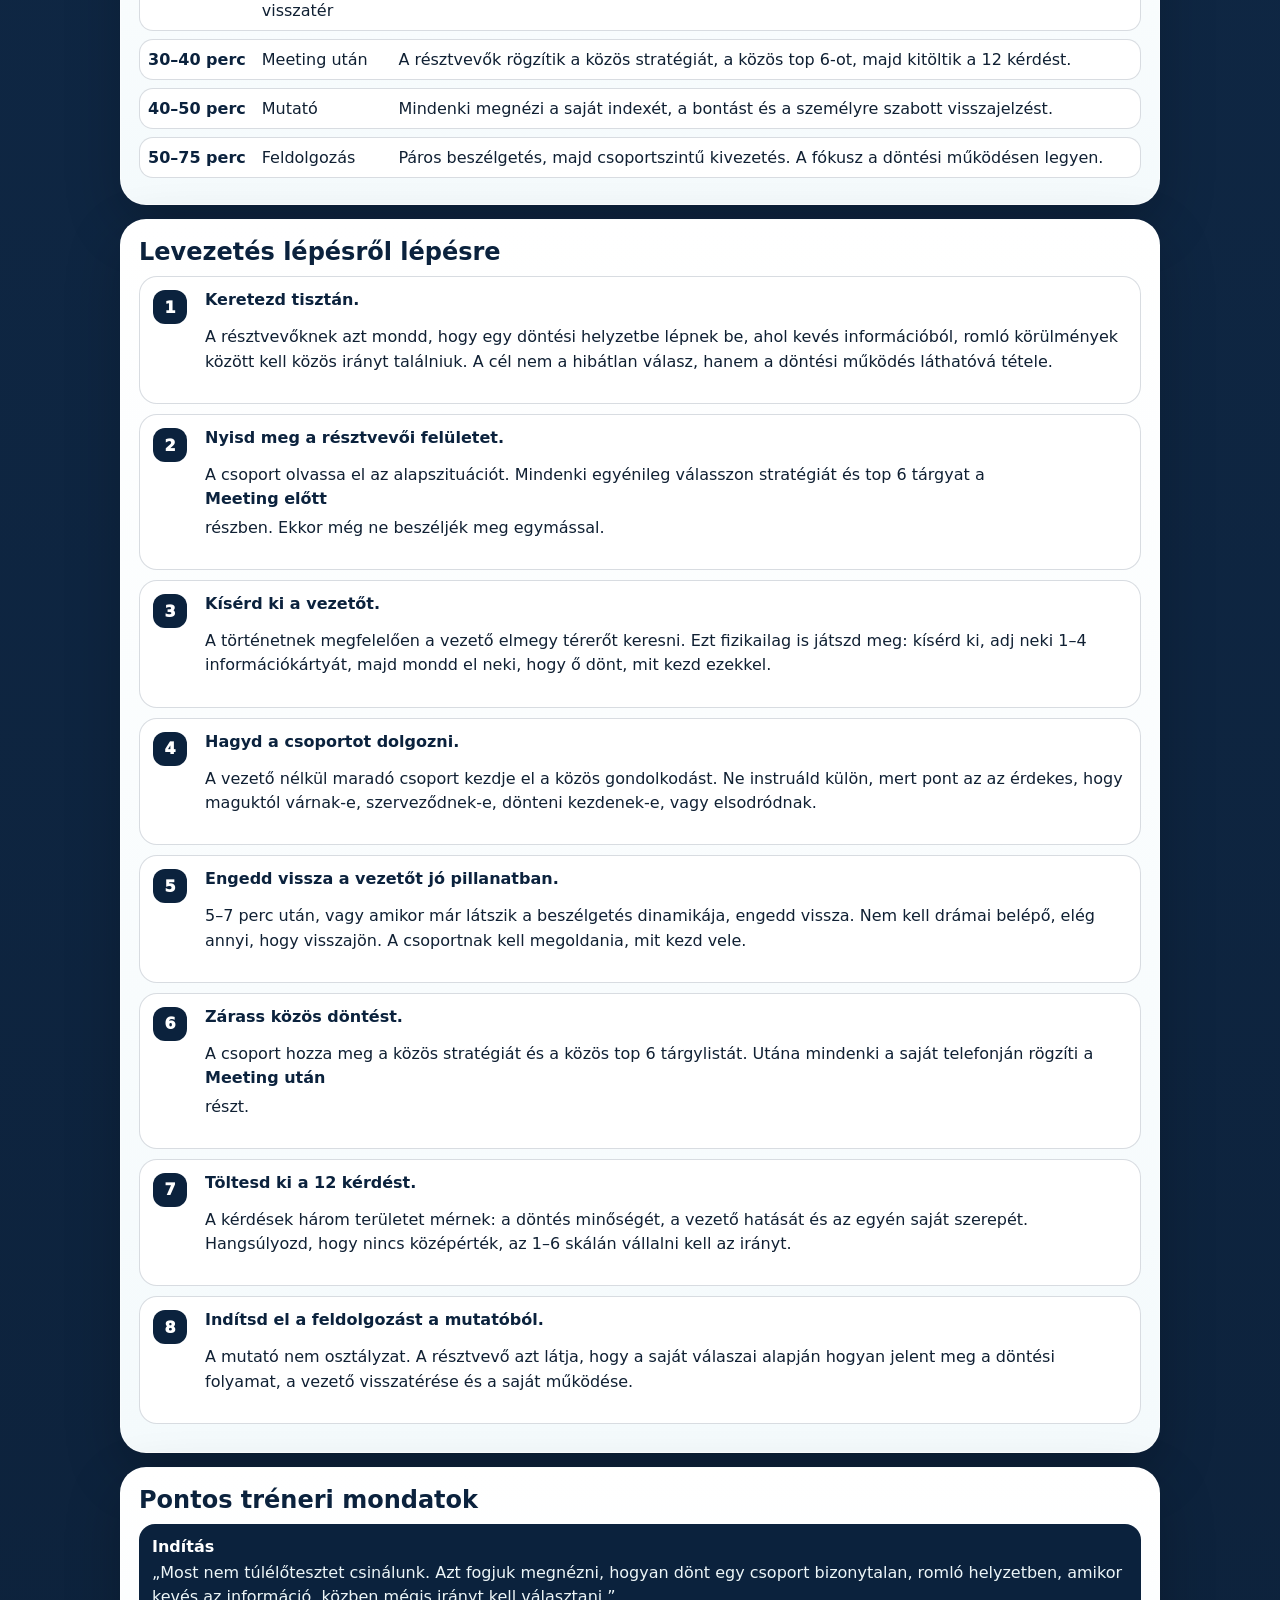
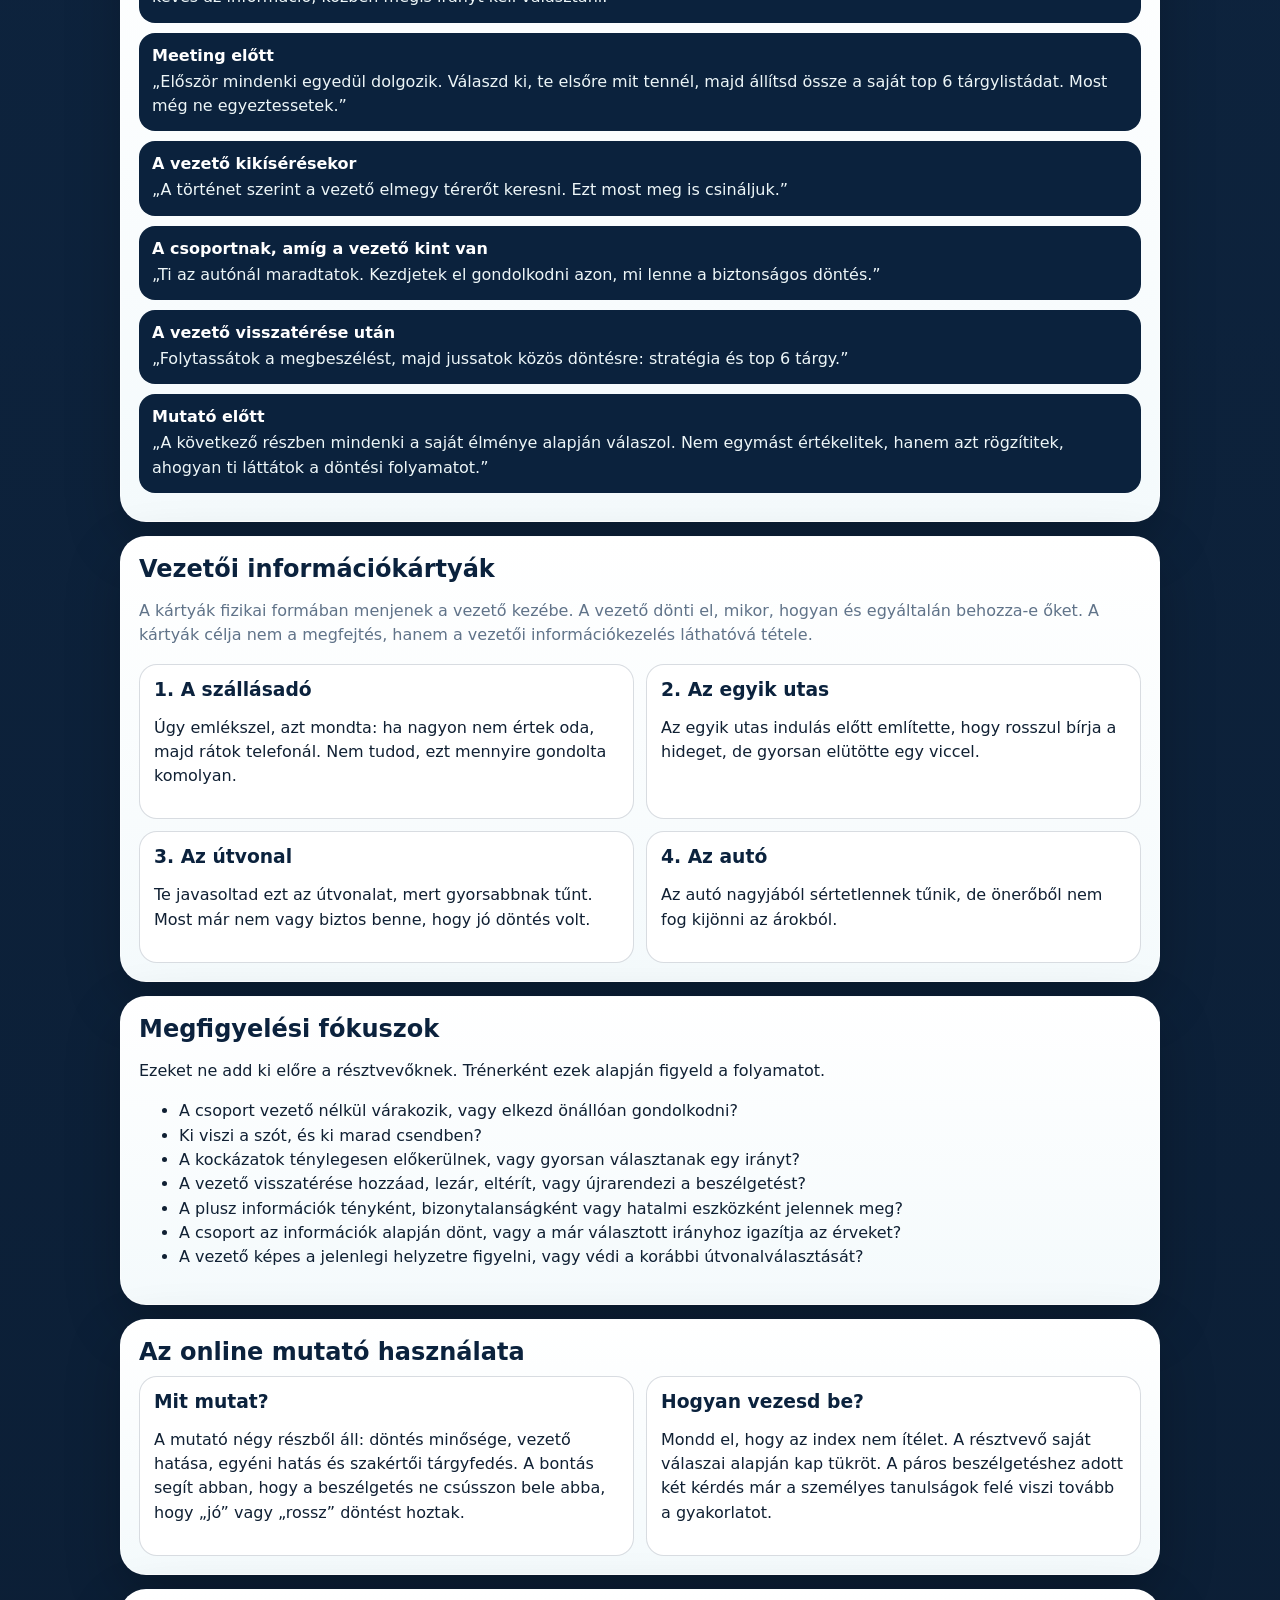
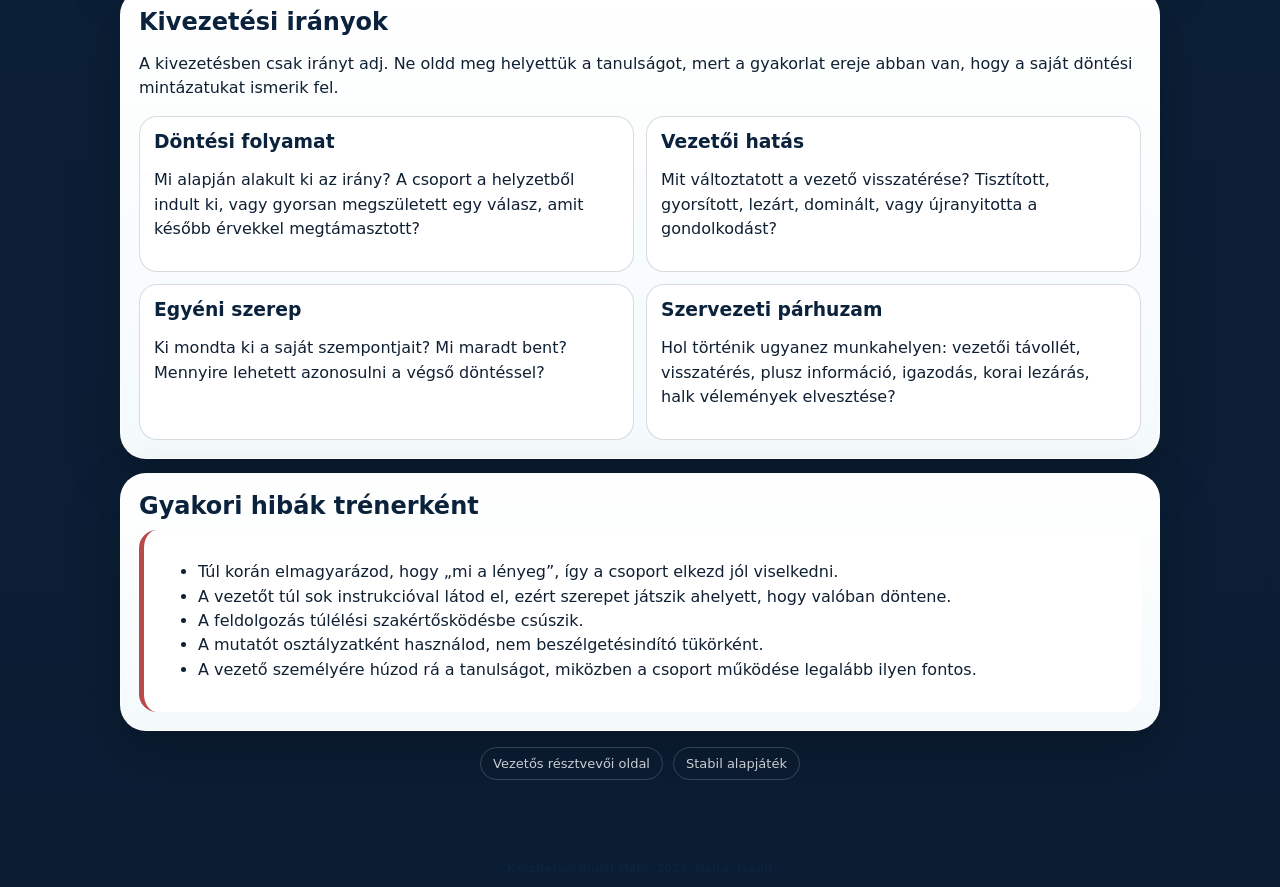
<file: treneri-leiras-leader.html>
<!doctype html>
<html lang="hu">
<head>
<meta charset="utf-8">
<meta name="viewport" content="width=device-width,initial-scale=1">
<title>Mátra Hardtrail – A vezető visszatér · tréneri leírás</title>
<style>
:root{--navy:#102a49;--deep:#0b1d33;--teal:#19a2a8;--pale:#e8f7f8;--soft:#f5fafc;--line:rgba(16,42,73,.16);--muted:#607389;--ink:#102033;--warn:#b84a4a}*{box-sizing:border-box}html{scroll-behavior:smooth}body{margin:0;font-family:Inter,system-ui,-apple-system,Segoe UI,sans-serif;background:linear-gradient(180deg,var(--navy),var(--deep));color:var(--ink)}.wrap{width:min(1040px,calc(100% - 24px));margin:auto;padding:22px 0 56px}.hero,.card{background:linear-gradient(180deg,#fff,#f4fafc);border:1px solid rgba(255,255,255,.58);border-radius:26px;box-shadow:0 20px 55px rgba(0,0,0,.22);padding:18px;margin-bottom:14px}.hero{position:relative;overflow:hidden}.hero:after{content:"";position:absolute;right:16px;bottom:0;width:310px;height:98px;background:rgba(16,42,73,.08);clip-path:polygon(0 82%,18% 58%,35% 76%,55% 40%,75% 70%,100% 48%,100% 100%,0 100%)}.kicker{display:inline-flex;border:1px solid var(--line);border-radius:999px;padding:8px 12px;font-weight:900;font-size:12px;color:#12375d;background:#ffffffbf}h1{font-size:clamp(34px,5.5vw,62px);letter-spacing:-.055em;line-height:.95;margin:10px 0 8px;max-width:780px}h2{margin:0 0 10px;color:#0b223d}h3{margin:16px 0 8px;color:#0b223d}p,li{line-height:1.52}.muted{color:var(--muted)}.lead{font-size:18px;max-width:760px}.grid{display:grid;grid-template-columns:1fr 1fr;gap:12px}.grid3{display:grid;grid-template-columns:repeat(3,1fr);gap:12px}.box{background:#fff;border:1px solid var(--line);border-radius:18px;padding:14px}.box h3{margin-top:0}.pill{display:inline-block;background:var(--pale);border:1px solid rgba(25,162,168,.25);border-radius:999px;padding:7px 10px;font-weight:900;font-size:12px;margin:3px 4px 3px 0}.timeline{counter-reset:s}.step{display:grid;grid-template-columns:42px 1fr;gap:10px;border:1px solid var(--line);background:#fff;border-radius:18px;padding:13px;margin:10px 0}.step:before{counter-increment:s;content:counter(s);width:34px;height:34px;border-radius:12px;background:#0b223d;color:#fff;display:grid;place-items:center;font-weight:950}.step b{display:block;margin-bottom:4px;color:#0b223d}.script{background:#0b223d;color:#fff;border-radius:16px;padding:13px;margin:10px 0}.script b{display:block;margin-bottom:5px}.script p{margin:0;color:#edf6f8}.warn{border-left:5px solid var(--teal);background:#fff;border-radius:18px;padding:14px}.danger{border-left-color:var(--warn)}.small{font-size:13px}.table{width:100%;border-collapse:separate;border-spacing:0 8px}.table th{text-align:left;font-size:12px;color:var(--muted);padding:0 8px}.table td{background:#fff;border-top:1px solid var(--line);border-bottom:1px solid var(--line);padding:10px 8px;vertical-align:top}.table td:first-child{border-left:1px solid var(--line);border-radius:14px 0 0 14px;font-weight:900;color:#0b223d;white-space:nowrap}.table td:last-child{border-right:1px solid var(--line);border-radius:0 14px 14px 0}.footer{text-align:center;margin-top:16px;display:flex;gap:10px;justify-content:center;flex-wrap:wrap}.footer a{color:rgba(255,255,255,.78);text-decoration:none;font-size:13px;border:1px solid rgba(255,255,255,.18);border-radius:999px;padding:8px 12px}.footer a:hover{text-decoration:underline}@media(max-width:820px){.grid,.grid3{grid-template-columns:1fr}.card,.hero{border-radius:22px;padding:15px}.table,.table tbody,.table tr,.table td{display:block}.table th{display:none}.table td{border:1px solid var(--line);border-radius:12px!important;margin-bottom:-1px}.table td:first-child{background:var(--pale)}}@media print{@page{size:A4 portrait;margin:10mm}body{background:#fff}.wrap{width:100%;padding:0}.hero,.card{box-shadow:none;border:1px solid #d7e2ea;border-radius:14px;break-inside:avoid;padding:12px;margin-bottom:8px}.hero:after,.footer{display:none}h1{font-size:28px}.lead{font-size:13px}.card{font-size:11px}.script{background:#fff;color:#102033;border:1px solid #d7e2ea}.script p{color:#102033}.step{break-inside:avoid}}
.creator-credit{max-width:min(1100px,calc(100% - 24px));margin:18px auto 8px;padding:8px 0 2px;text-align:center;font-size:11px;line-height:1.35;font-weight:600;color:rgba(16,42,73,.45);font-family:Inter,system-ui,-apple-system,BlinkMacSystemFont,"Segoe UI",sans-serif}.print-credit{display:none}@media print{.creator-credit{display:none!important}.print-credit{display:block!important;text-align:center;font-size:9px;line-height:1.2;color:#6a7787;margin-top:4px}}
</style>
</head>
<body>
<div class="wrap">
<header class="hero">
<div class="kicker">#HARDTRAIL: Mátra · tréneri leírás</div>
<h1>Mátra Hardtrail – A vezető visszatér</h1>
<p class="lead muted">Vezetői döntési szimuláció bizonytalanság, információhiány és visszatérő vezetői hatás mellett. Ez az oldal a trénernek szól: hogyan vezesd le úgy, hogy a helyzet működjön, a résztvevők értsék, a know-how pedig a te kezedben maradjon.</p>
</header>

<section class="card">
<h2>A gyakorlat lényege</h2>
<p>A Mátra Hardtrail vezetős verziójában a csoport egy téli, romló körülmények között elakadt autós helyzetben dönt. A különbség az alapverzióhoz képest az, hogy van egy kijelölt vezető, aki az útvonalat javasolta, majd a gyakorlat elején kimegy térerőt keresni. A csoport nélküle kezd gondolkodni, aztán a vezető visszatér egy már alakuló beszélgetésbe.</p>
<p>A tanulás fókusza nem az, hogy a résztvevők „túlélőként” jó tárgyakat választanak-e. A fontosabb kérdés az, hogy a döntés hogyan születik: felmérik-e a kockázatokat, meghallják-e egymást, mit kezd a csoport a vezető visszatérésével, és az egyén mennyire tud valóban benne lenni a közös döntésben.</p>
<div>
<span class="pill">kockázatmérlegelés</span>
<span class="pill">vezetői jelenlét</span>
<span class="pill">csoportdinamika</span>
<span class="pill">információkezelés</span>
<span class="pill">önreflexió</span>
</div>
</section>

<section class="card">
<h2>Ajánlott keretek</h2>
<div class="grid3">
<div class="box"><h3>Időkeret</h3><p>45–75 perc. Rövid tréningblokknál 45 percben is működik, komolyabb vezetői feldolgozással 75 perc körül lesz igazán jó.</p></div>
<div class="box"><h3>Létszám</h3><p>Ideális: 5–9 fő egy csoportban. Nagyobb létszámnál érdemes párhuzamos csoportokat létrehozni, mindegyikben külön vezetővel.</p></div>
<div class="box"><h3>Eszközök</h3><p>Telefonos online felület, projektor opcionálisan, 1–4 fizikai vezetői kártya, stopper, jegyzet a tréneri megfigyelésekhez.</p></div>
</div>
</section>

<section class="card">
<h2>Előkészítés</h2>
<div class="grid">
<div class="box"><h3>Technikai ellenőrzés</h3><ul><li>Nyisd meg előre a résztvevői oldalt: <b>matra-leader.html</b>.</li><li>Próbáld ki mobilon: saját döntés, saját top 6, meeting utáni kitöltés, mutató.</li><li>Ellenőrizd, hogy látszik a három rész: <b>Meeting előtt</b>, <b>Meeting után</b>, <b>Mutató</b>.</li><li>Nézd meg, hogy a 1–6 skálamagyarázat érthető-e telefonon.</li></ul></div>
<div class="box"><h3>Terem és szerep</h3><ul><li>Legyen kijelölt vezető. Ezt lehet előre kijelölni, vagy a csoportból kiválasztani.</li><li>A vezetőt fizikailag tudd kivinni 5–7 percre.</li><li>A többiek maradjanak a teremben, vagyis a történet szerint az autónál.</li><li>A vezetőnek adott plusz információk ne kerüljenek ki a résztvevői felületre.</li></ul></div>
</div>
</section>

<section class="card">
<h2>Javasolt időmenet</h2>
<table class="table">
<thead><tr><th>Idő</th><th>Blokk</th><th>Mit csinálj?</th></tr></thead>
<tbody>
<tr><td>0–5 perc</td><td>Keretezés</td><td>Mondd el, hogy döntési szimuláció következik. Ne túlélőtesztként vezesd be, hanem döntési helyzetként.</td></tr>
<tr><td>5–10 perc</td><td>Meeting előtt</td><td>A résztvevők egyénileg kitöltik a saját stratégiát és a saját top 6 tárgyat.</td></tr>
<tr><td>10–17 perc</td><td>Vezető kint</td><td>A vezetőt kikíséred térerőt keresni. Kint megkapja a fizikai információkártyákat. A csoport közben elkezd beszélgetni.</td></tr>
<tr><td>17–30 perc</td><td>Vezető visszatér</td><td>A vezető visszajön. Hagyd, hogy a csoporttal együtt kialakuljon a közös döntés.</td></tr>
<tr><td>30–40 perc</td><td>Meeting után</td><td>A résztvevők rögzítik a közös stratégiát, a közös top 6-ot, majd kitöltik a 12 kérdést.</td></tr>
<tr><td>40–50 perc</td><td>Mutató</td><td>Mindenki megnézi a saját indexét, a bontást és a személyre szabott visszajelzést.</td></tr>
<tr><td>50–75 perc</td><td>Feldolgozás</td><td>Páros beszélgetés, majd csoportszintű kivezetés. A fókusz a döntési működésen legyen.</td></tr>
</tbody>
</table>
</section>

<section class="card">
<h2>Levezetés lépésről lépésre</h2>
<div class="timeline">
<div class="step"><div><b>Keretezd tisztán.</b><p>A résztvevőknek azt mondd, hogy egy döntési helyzetbe lépnek be, ahol kevés információból, romló körülmények között kell közös irányt találniuk. A cél nem a hibátlan válasz, hanem a döntési működés láthatóvá tétele.</p></div></div>
<div class="step"><div><b>Nyisd meg a résztvevői felületet.</b><p>A csoport olvassa el az alapszituációt. Mindenki egyénileg válasszon stratégiát és top 6 tárgyat a <b>Meeting előtt</b> részben. Ekkor még ne beszéljék meg egymással.</p></div></div>
<div class="step"><div><b>Kísérd ki a vezetőt.</b><p>A történetnek megfelelően a vezető elmegy térerőt keresni. Ezt fizikailag is játszd meg: kísérd ki, adj neki 1–4 információkártyát, majd mondd el neki, hogy ő dönt, mit kezd ezekkel.</p></div></div>
<div class="step"><div><b>Hagyd a csoportot dolgozni.</b><p>A vezető nélkül maradó csoport kezdje el a közös gondolkodást. Ne instruáld külön, mert pont az az érdekes, hogy maguktól várnak-e, szerveződnek-e, dönteni kezdenek-e, vagy elsodródnak.</p></div></div>
<div class="step"><div><b>Engedd vissza a vezetőt jó pillanatban.</b><p>5–7 perc után, vagy amikor már látszik a beszélgetés dinamikája, engedd vissza. Nem kell drámai belépő, elég annyi, hogy visszajön. A csoportnak kell megoldania, mit kezd vele.</p></div></div>
<div class="step"><div><b>Zárass közös döntést.</b><p>A csoport hozza meg a közös stratégiát és a közös top 6 tárgylistát. Utána mindenki a saját telefonján rögzíti a <b>Meeting után</b> részt.</p></div></div>
<div class="step"><div><b>Töltesd ki a 12 kérdést.</b><p>A kérdések három területet mérnek: a döntés minőségét, a vezető hatását és az egyén saját szerepét. Hangsúlyozd, hogy nincs középérték, az 1–6 skálán vállalni kell az irányt.</p></div></div>
<div class="step"><div><b>Indítsd el a feldolgozást a mutatóból.</b><p>A mutató nem osztályzat. A résztvevő azt látja, hogy a saját válaszai alapján hogyan jelent meg a döntési folyamat, a vezető visszatérése és a saját működése.</p></div></div>
</div>
</section>

<section class="card">
<h2>Pontos tréneri mondatok</h2>
<div class="script"><b>Indítás</b><p>„Most nem túlélőtesztet csinálunk. Azt fogjuk megnézni, hogyan dönt egy csoport bizonytalan, romló helyzetben, amikor kevés az információ, közben mégis irányt kell választani.”</p></div>
<div class="script"><b>Meeting előtt</b><p>„Először mindenki egyedül dolgozik. Válaszd ki, te elsőre mit tennél, majd állítsd össze a saját top 6 tárgylistádat. Most még ne egyeztessetek.”</p></div>
<div class="script"><b>A vezető kikísérésekor</b><p>„A történet szerint a vezető elmegy térerőt keresni. Ezt most meg is csináljuk.”</p></div>
<div class="script"><b>A csoportnak, amíg a vezető kint van</b><p>„Ti az autónál maradtatok. Kezdjetek el gondolkodni azon, mi lenne a biztonságos döntés.”</p></div>
<div class="script"><b>A vezető visszatérése után</b><p>„Folytassátok a megbeszélést, majd jussatok közös döntésre: stratégia és top 6 tárgy.”</p></div>
<div class="script"><b>Mutató előtt</b><p>„A következő részben mindenki a saját élménye alapján válaszol. Nem egymást értékelitek, hanem azt rögzítitek, ahogyan ti láttátok a döntési folyamatot.”</p></div>
</section>

<section class="card">
<h2>Vezetői információkártyák</h2>
<p class="muted">A kártyák fizikai formában menjenek a vezető kezébe. A vezető dönti el, mikor, hogyan és egyáltalán behozza-e őket. A kártyák célja nem a megfejtés, hanem a vezetői információkezelés láthatóvá tétele.</p>
<div class="grid">
<div class="box"><h3>1. A szállásadó</h3><p>Úgy emlékszel, azt mondta: ha nagyon nem értek oda, majd rátok telefonál. Nem tudod, ezt mennyire gondolta komolyan.</p></div>
<div class="box"><h3>2. Az egyik utas</h3><p>Az egyik utas indulás előtt említette, hogy rosszul bírja a hideget, de gyorsan elütötte egy viccel.</p></div>
<div class="box"><h3>3. Az útvonal</h3><p>Te javasoltad ezt az útvonalat, mert gyorsabbnak tűnt. Most már nem vagy biztos benne, hogy jó döntés volt.</p></div>
<div class="box"><h3>4. Az autó</h3><p>Az autó nagyjából sértetlennek tűnik, de önerőből nem fog kijönni az árokból.</p></div>
</div>
</section>

<section class="card">
<h2>Megfigyelési fókuszok</h2>
<p>Ezeket ne add ki előre a résztvevőknek. Trénerként ezek alapján figyeld a folyamatot.</p>
<ul>
<li>A csoport vezető nélkül várakozik, vagy elkezd önállóan gondolkodni?</li>
<li>Ki viszi a szót, és ki marad csendben?</li>
<li>A kockázatok ténylegesen előkerülnek, vagy gyorsan választanak egy irányt?</li>
<li>A vezető visszatérése hozzáad, lezár, eltérít, vagy újrarendezi a beszélgetést?</li>
<li>A plusz információk tényként, bizonytalanságként vagy hatalmi eszközként jelennek meg?</li>
<li>A csoport az információk alapján dönt, vagy a már választott irányhoz igazítja az érveket?</li>
<li>A vezető képes a jelenlegi helyzetre figyelni, vagy védi a korábbi útvonalválasztását?</li>
</ul>
</section>

<section class="card">
<h2>Az online mutató használata</h2>
<div class="grid">
<div class="box"><h3>Mit mutat?</h3><p>A mutató négy részből áll: döntés minősége, vezető hatása, egyéni hatás és szakértői tárgyfedés. A bontás segít abban, hogy a beszélgetés ne csússzon bele abba, hogy „jó” vagy „rossz” döntést hoztak.</p></div>
<div class="box"><h3>Hogyan vezesd be?</h3><p>Mondd el, hogy az index nem ítélet. A résztvevő saját válaszai alapján kap tükröt. A páros beszélgetéshez adott két kérdés már a személyes tanulságok felé viszi tovább a gyakorlatot.</p></div>
</div>
</section>

<section class="card">
<h2>Kivezetési irányok</h2>
<p>A kivezetésben csak irányt adj. Ne oldd meg helyettük a tanulságot, mert a gyakorlat ereje abban van, hogy a saját döntési mintázatukat ismerik fel.</p>
<div class="grid">
<div class="box"><h3>Döntési folyamat</h3><p>Mi alapján alakult ki az irány? A csoport a helyzetből indult ki, vagy gyorsan megszületett egy válasz, amit később érvekkel megtámasztott?</p></div>
<div class="box"><h3>Vezetői hatás</h3><p>Mit változtatott a vezető visszatérése? Tisztított, gyorsított, lezárt, dominált, vagy újranyitotta a gondolkodást?</p></div>
<div class="box"><h3>Egyéni szerep</h3><p>Ki mondta ki a saját szempontjait? Mi maradt bent? Mennyire lehetett azonosulni a végső döntéssel?</p></div>
<div class="box"><h3>Szervezeti párhuzam</h3><p>Hol történik ugyanez munkahelyen: vezetői távollét, visszatérés, plusz információ, igazodás, korai lezárás, halk vélemények elvesztése?</p></div>
</div>
</section>

<section class="card">
<h2>Gyakori hibák trénerként</h2>
<div class="warn danger">
<ul>
<li>Túl korán elmagyarázod, hogy „mi a lényeg”, így a csoport elkezd jól viselkedni.</li>
<li>A vezetőt túl sok instrukcióval látod el, ezért szerepet játszik ahelyett, hogy valóban döntene.</li>
<li>A feldolgozás túlélési szakértősködésbe csúszik.</li>
<li>A mutatót osztályzatként használod, nem beszélgetésindító tükörként.</li>
<li>A vezető személyére húzod rá a tanulságot, miközben a csoport működése legalább ilyen fontos.</li>
</ul>
</div>
</section>

<footer class="footer">
<a href="matra-leader.html">Vezetős résztvevői oldal</a>
<a href="matra-v3.html">Stabil alapjáték</a>
</footer>
</div>
<footer class="creator-credit">Készítette: Budai Máté, 2026. Hajrá, Fradi!</footer>
</body>
</html>
</file>
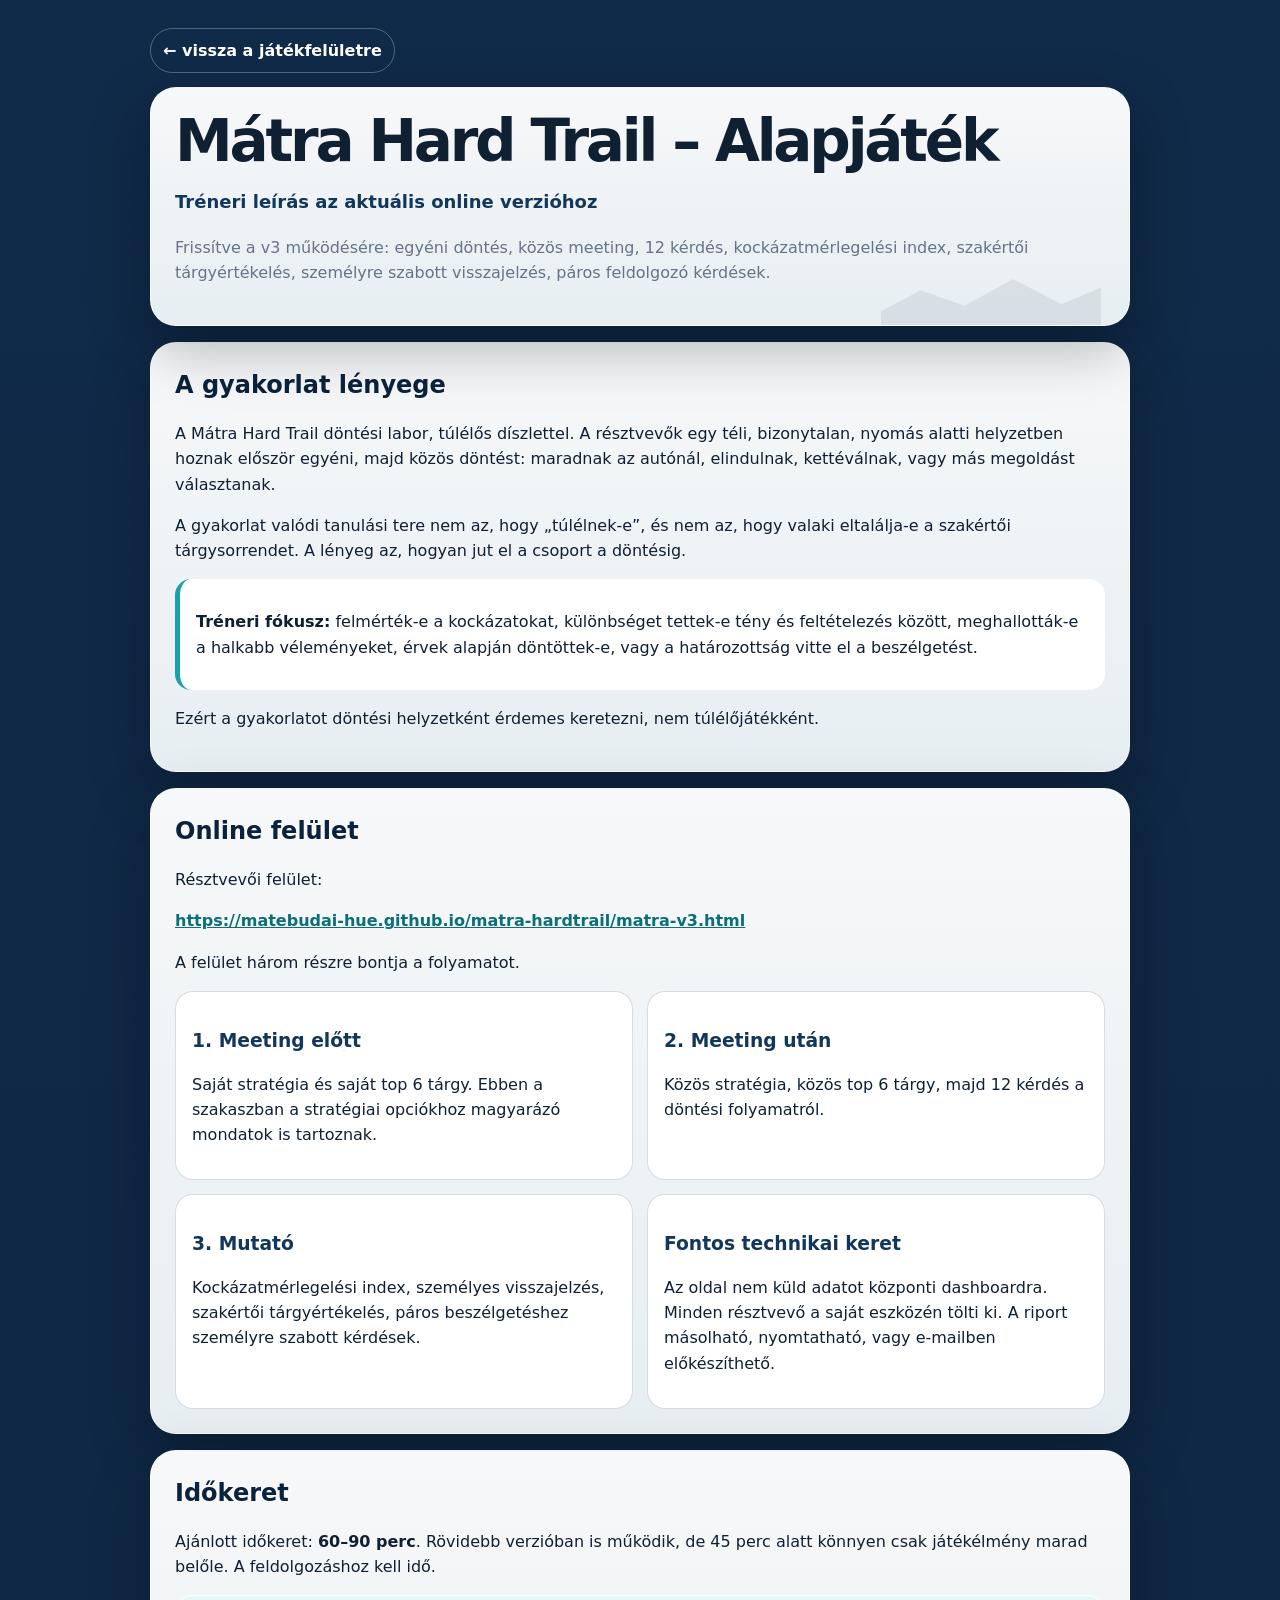
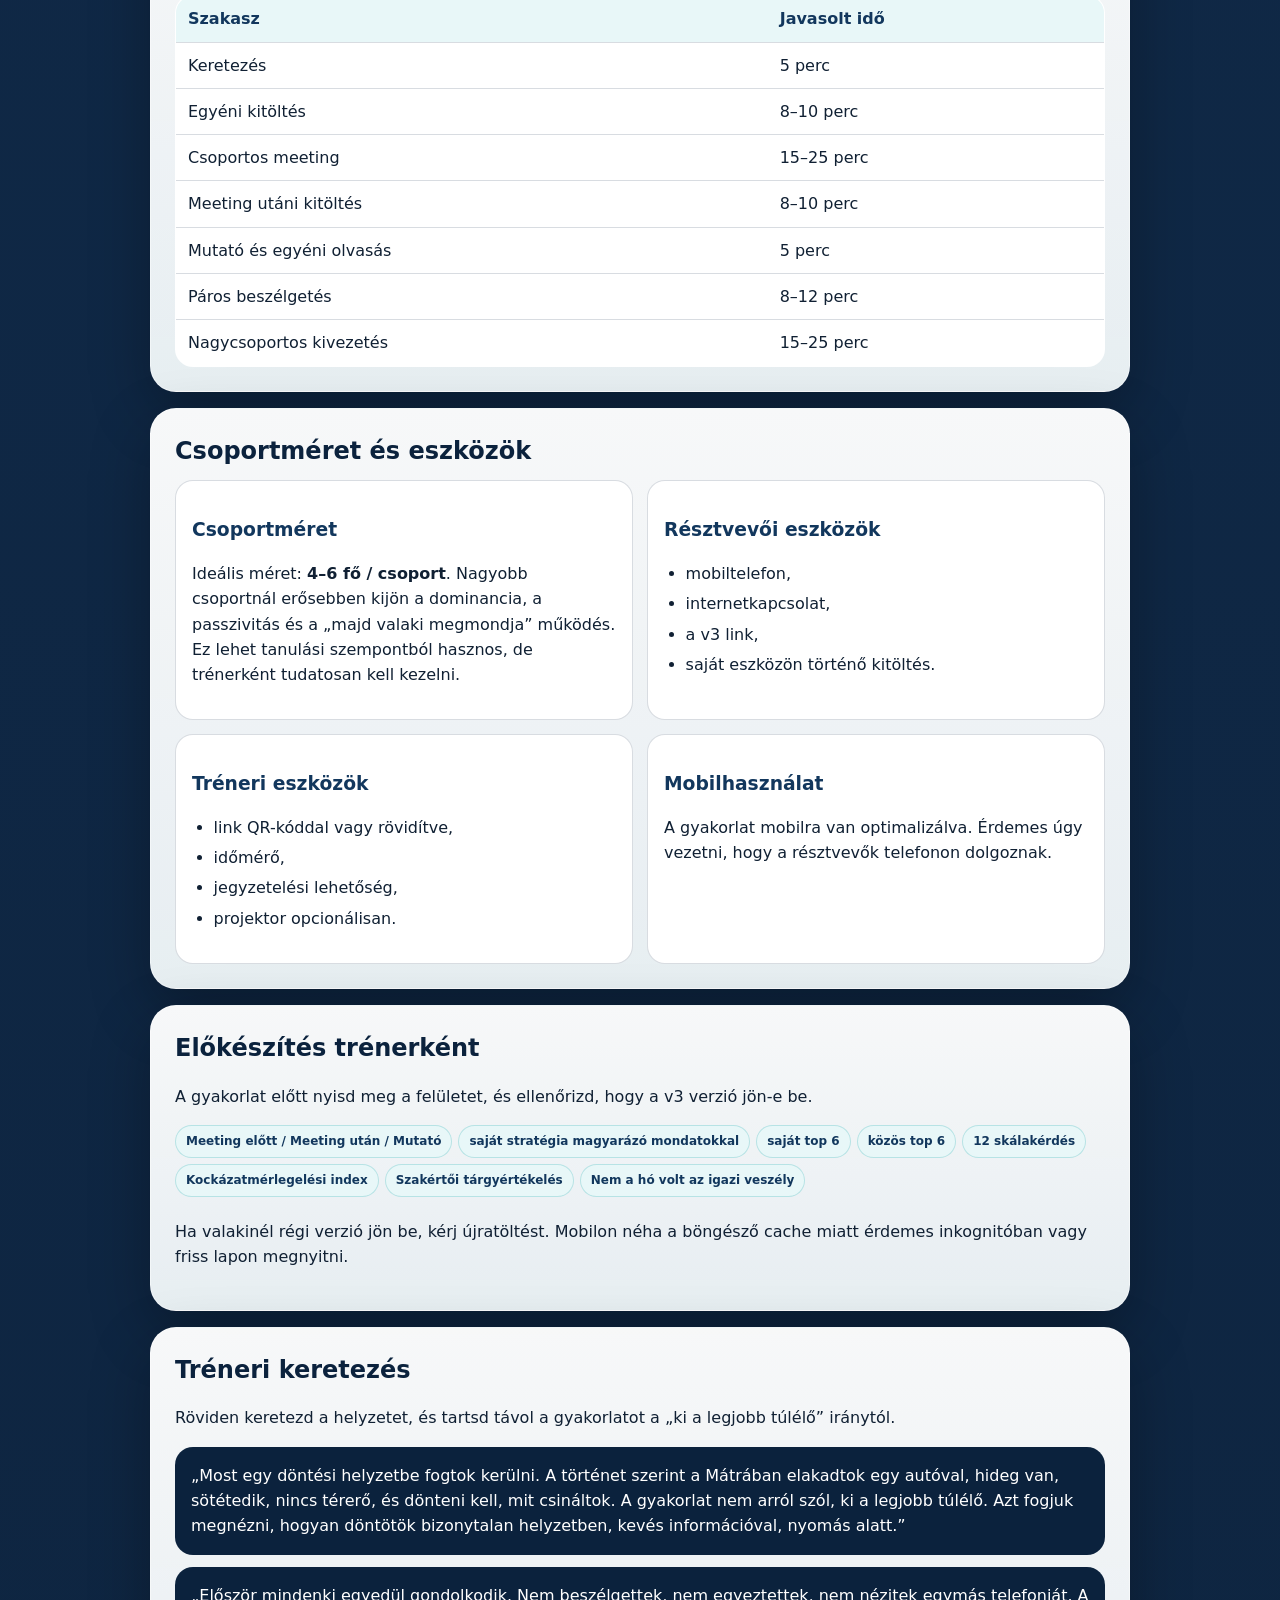
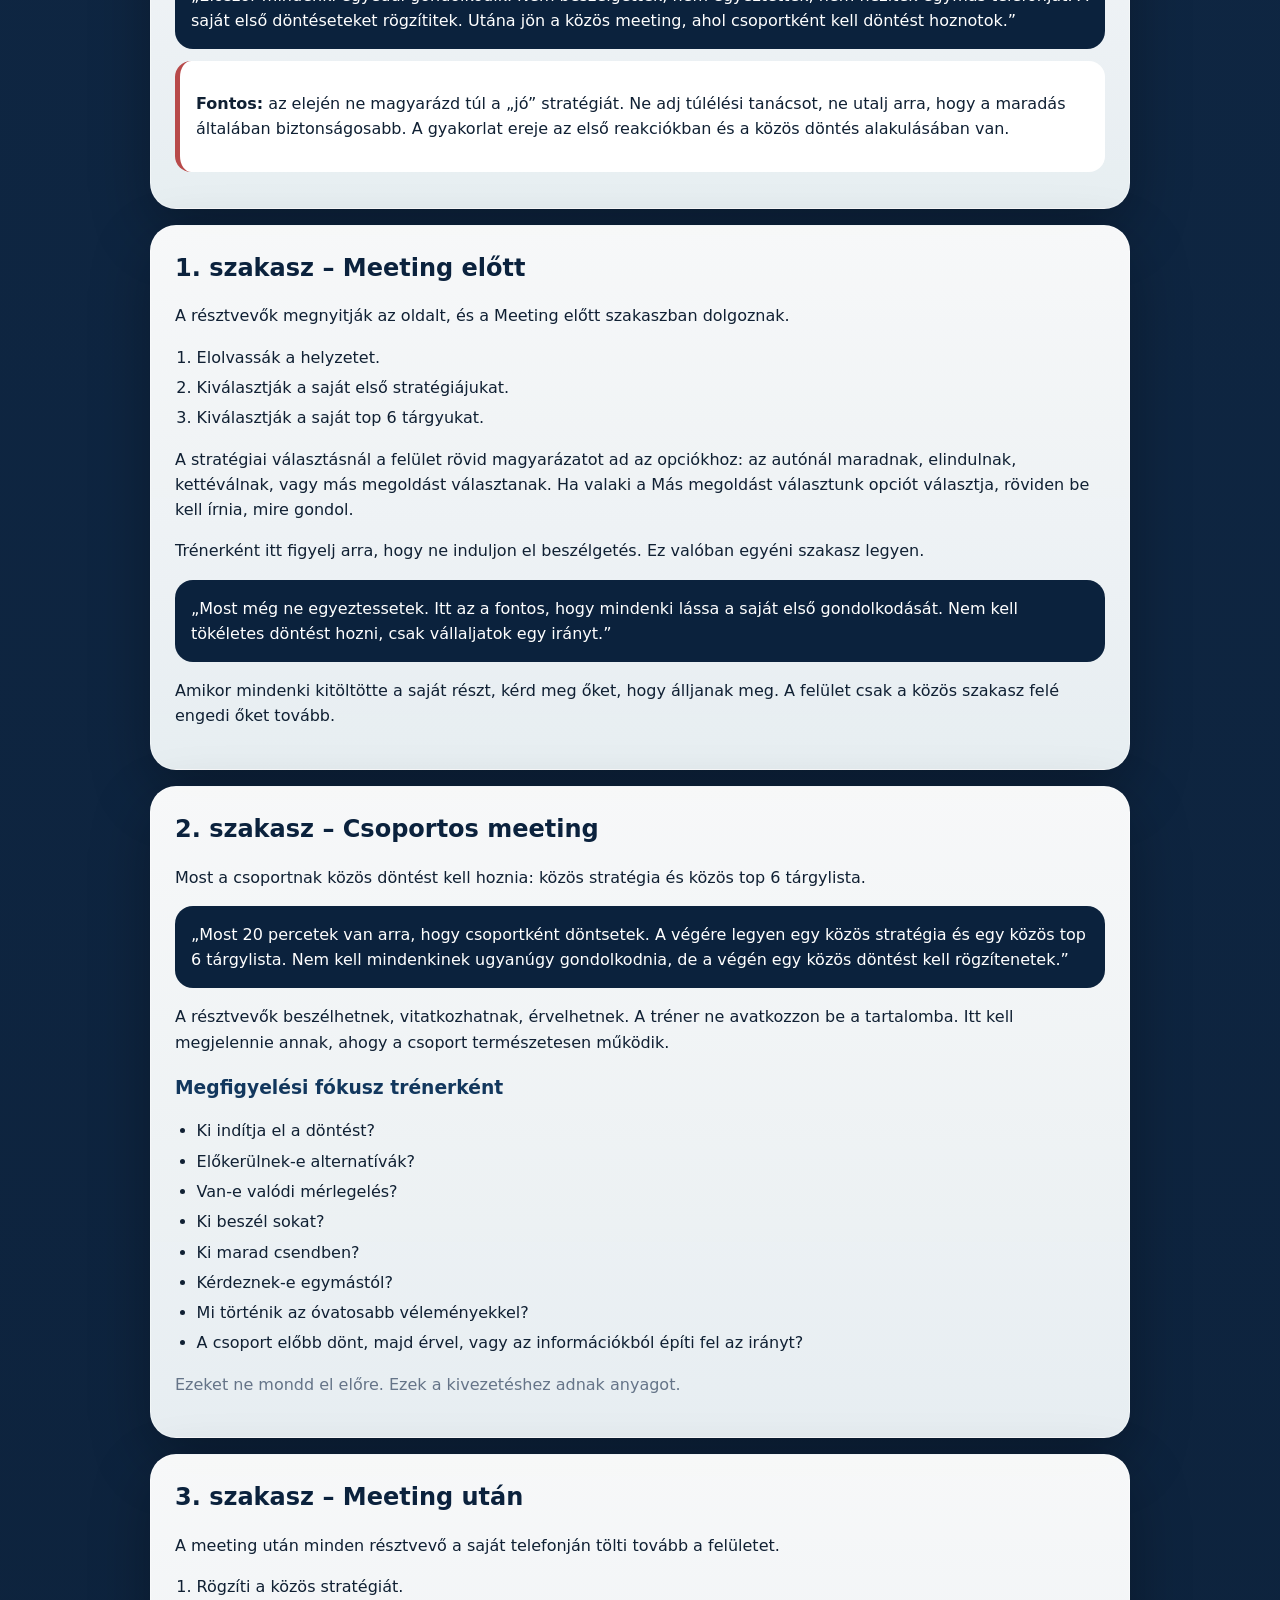
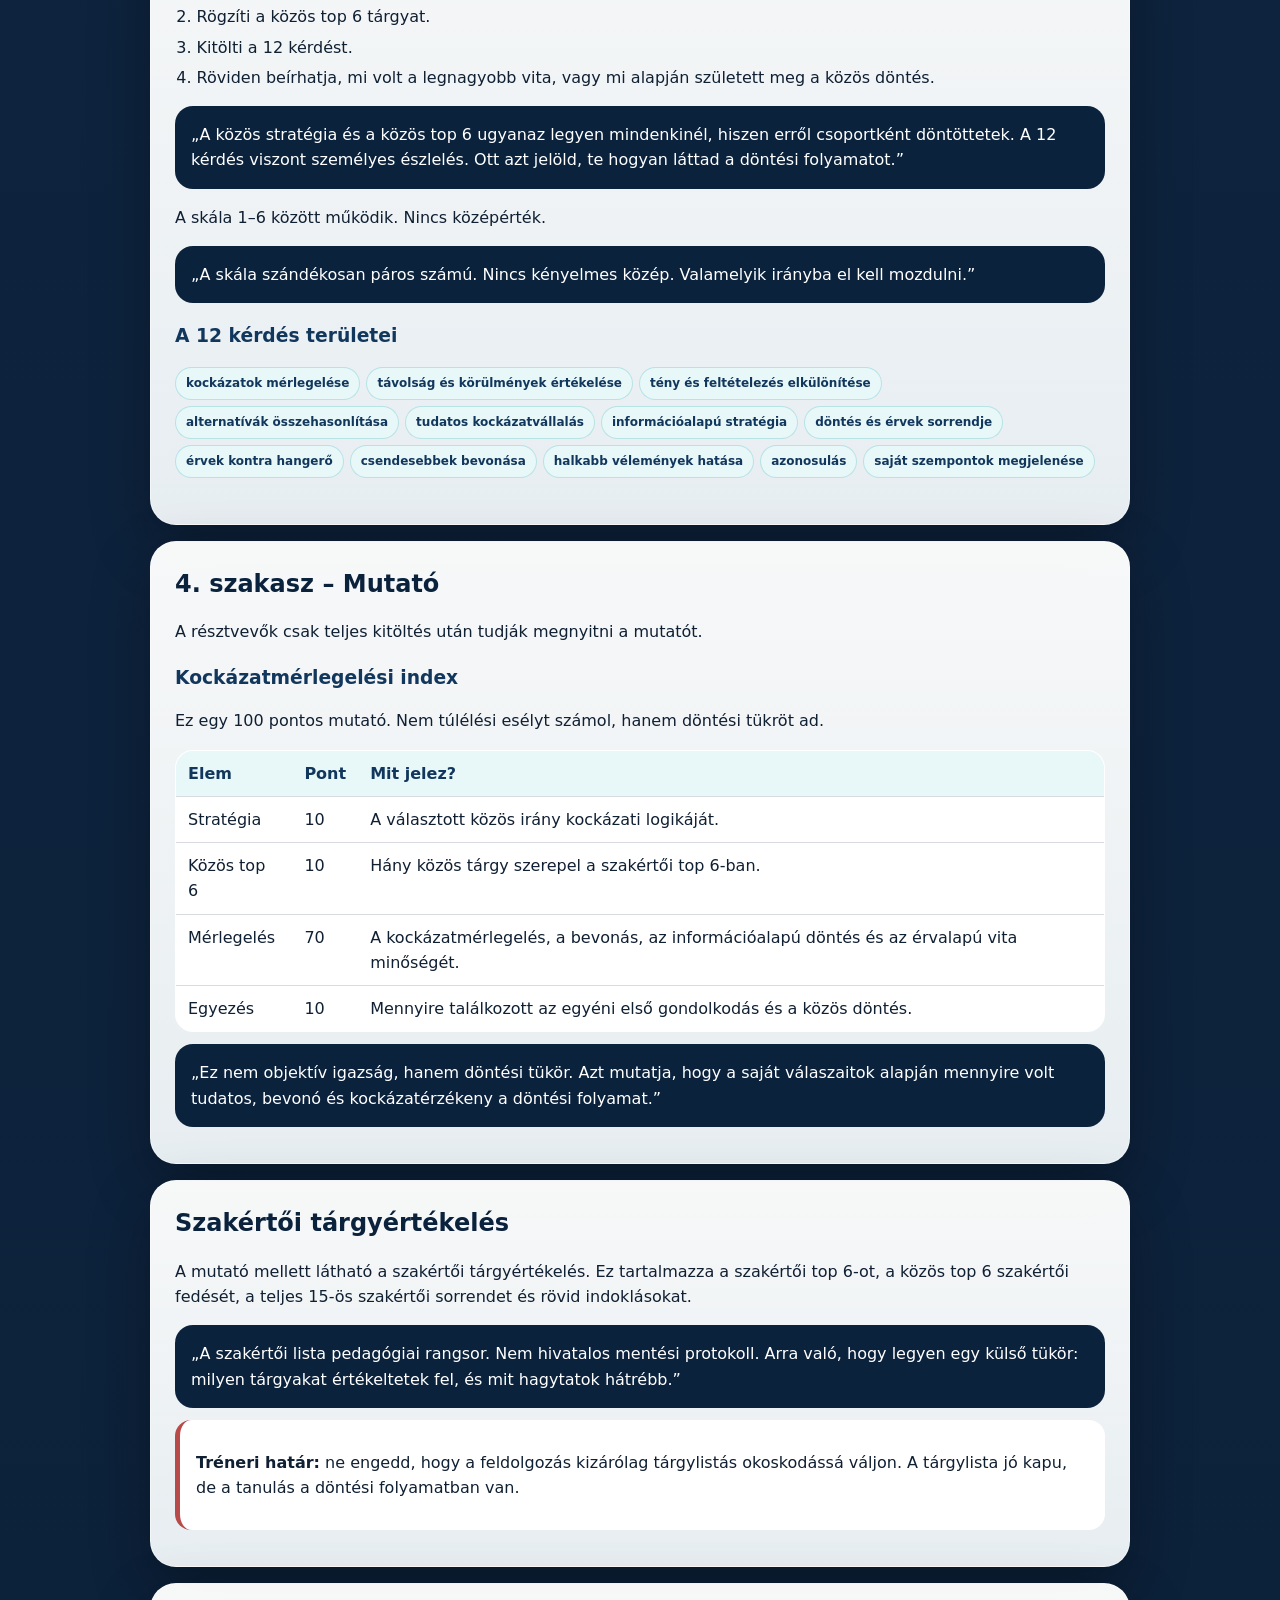
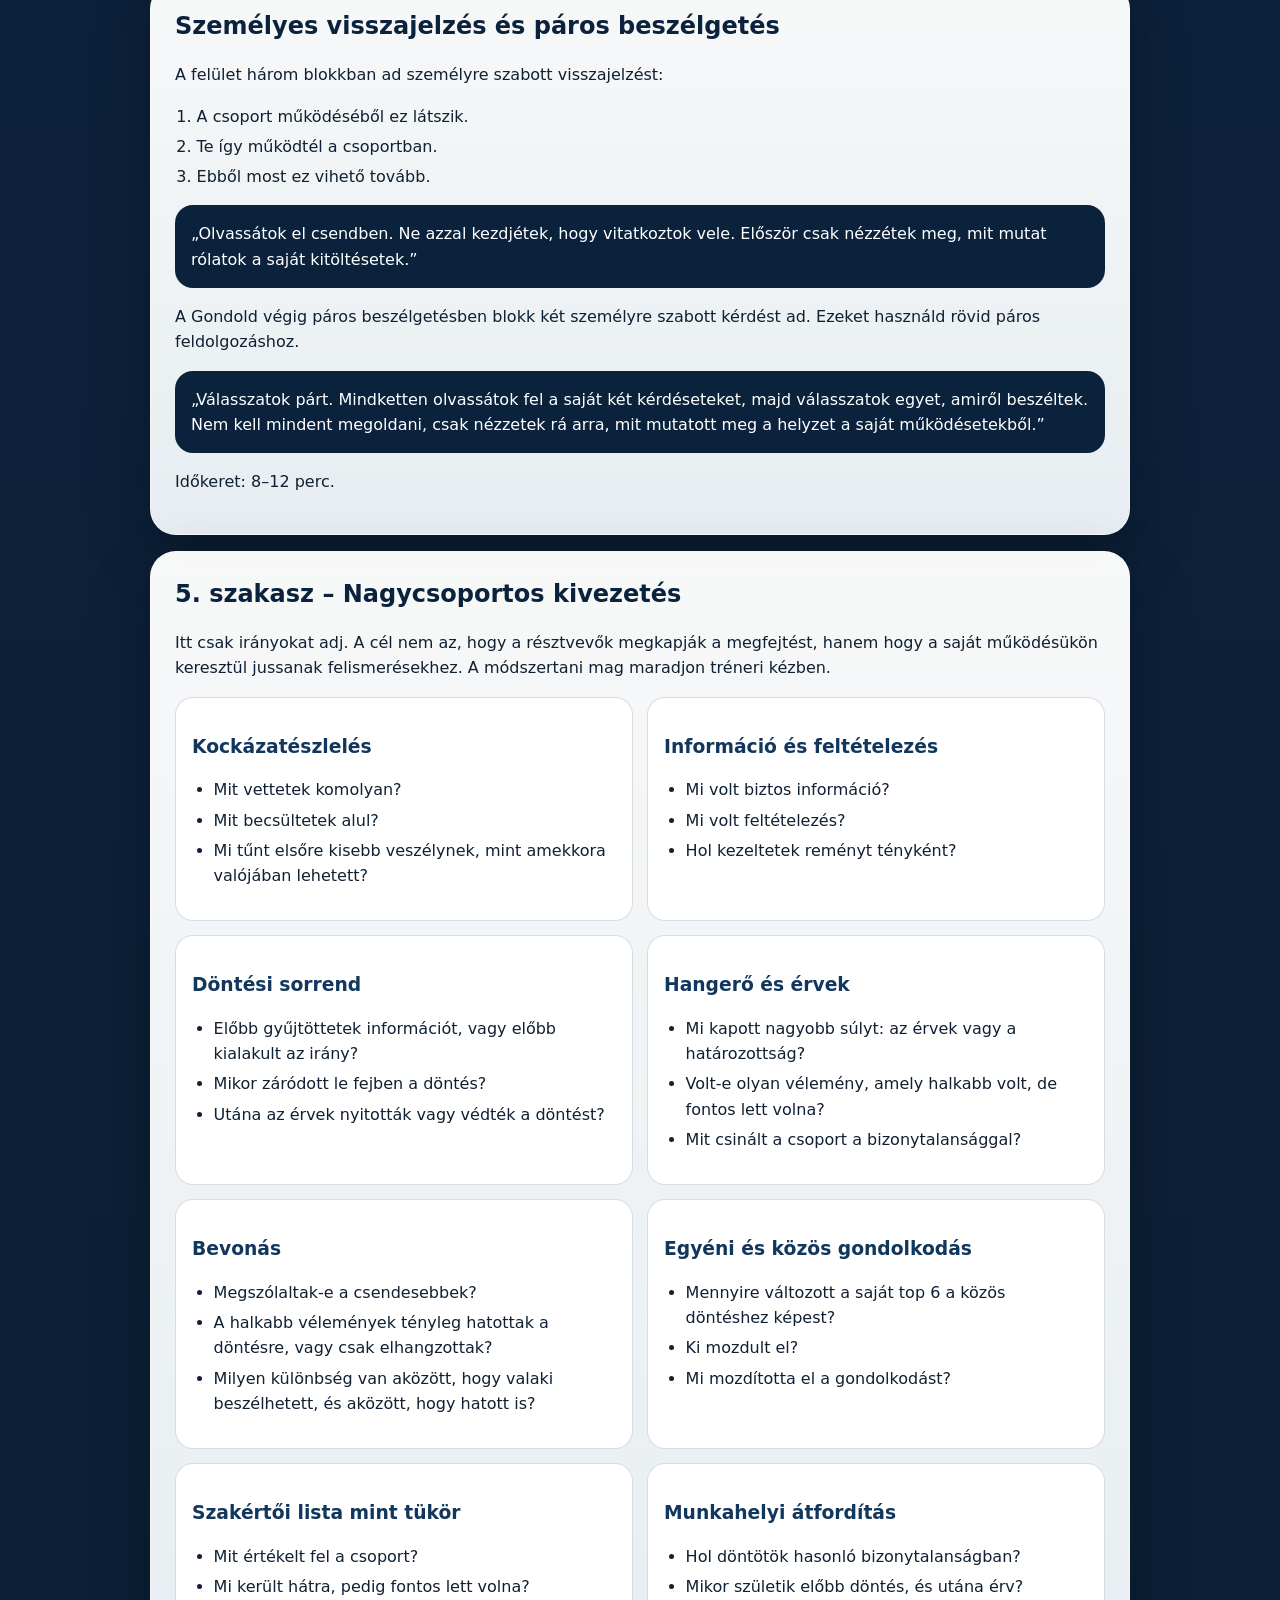
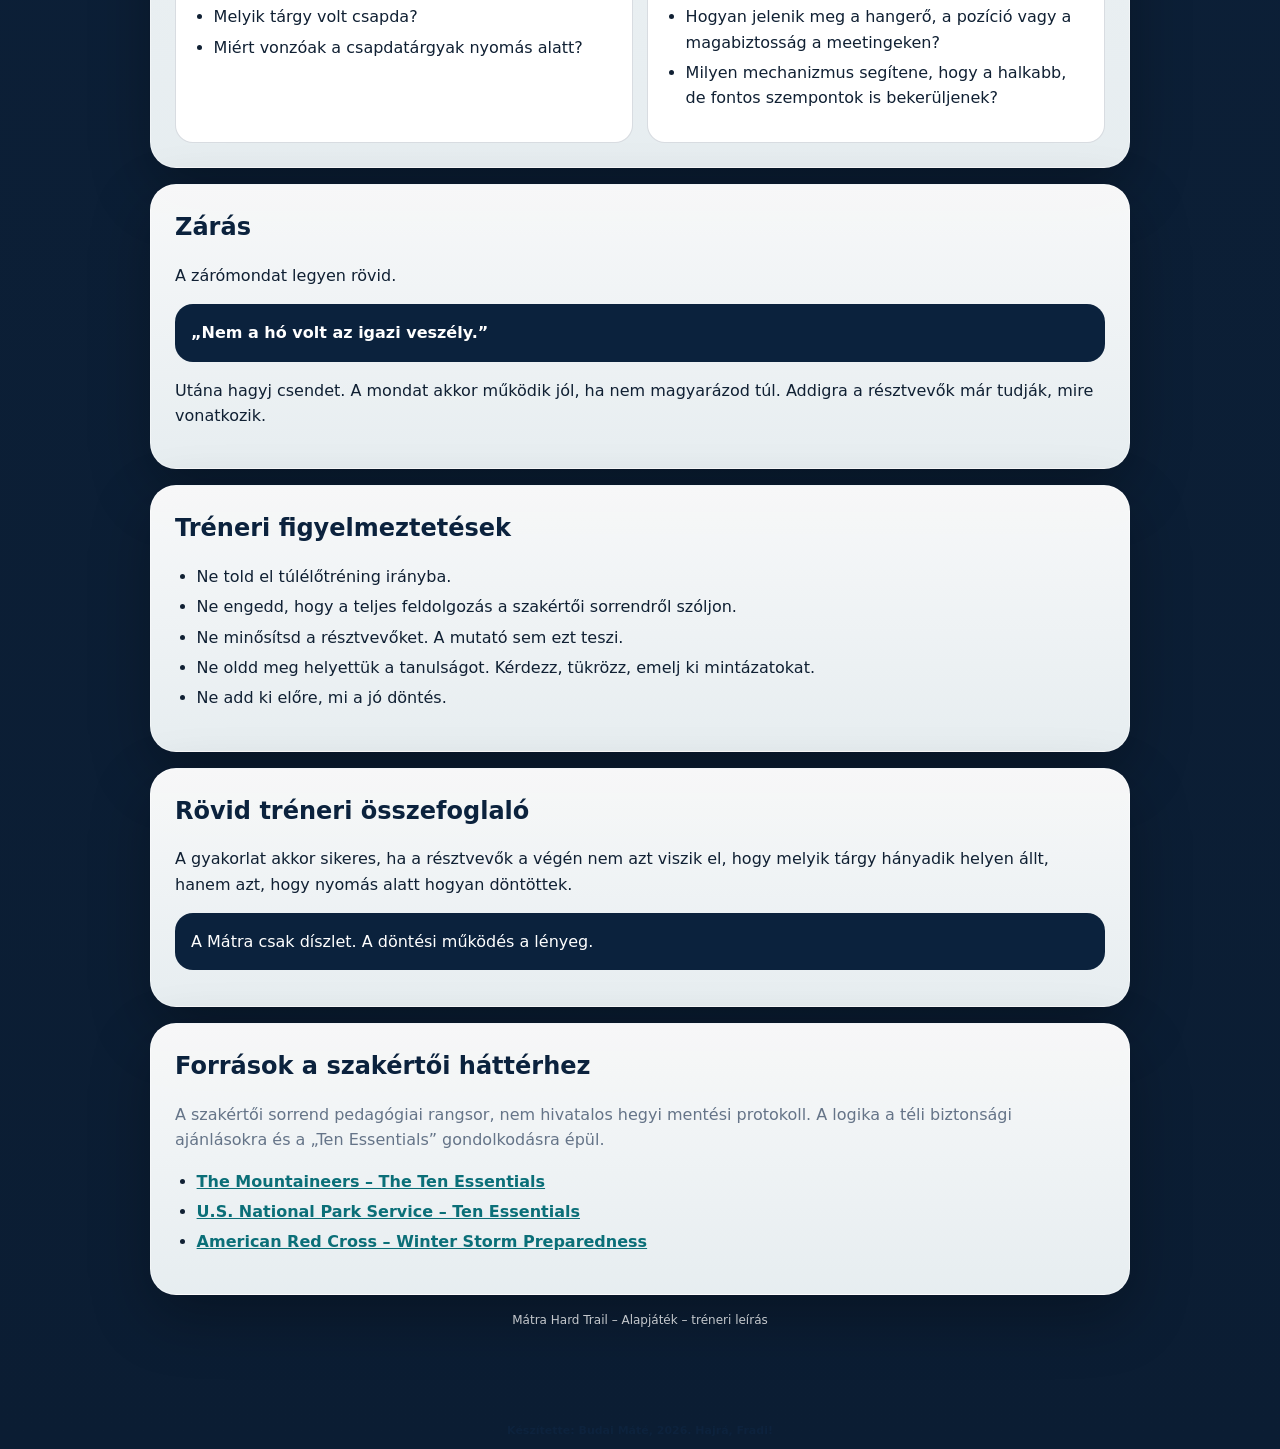
<file: treneri-leiras.html>
<!doctype html>
<html lang="hu">
<head>
<meta charset="utf-8">
<meta name="viewport" content="width=device-width,initial-scale=1">
<title>Mátra Hard Trail – Alapjáték – tréneri leírás</title>
<style>
:root{--night:#102a49;--deep:#0b1d33;--ink:#102033;--muted:#657488;--teal:#19a2a8;--paper:#f3f9fb;--pale:#e8f7f8;--line:rgba(16,42,73,.16);--warn:#b84a4a}*{box-sizing:border-box}html{scroll-behavior:smooth}body{margin:0;font-family:Inter,system-ui,-apple-system,BlinkMacSystemFont,'Segoe UI',sans-serif;background:linear-gradient(180deg,var(--night),var(--deep));color:var(--ink);line-height:1.58}.wrap{width:min(980px,calc(100% - 28px));margin:0 auto;padding:28px 0 56px}.hero,.card{background:linear-gradient(180deg,rgba(255,255,255,.97),rgba(243,249,251,.95));border:1px solid rgba(255,255,255,.42);border-radius:26px;box-shadow:0 22px 60px rgba(0,0,0,.28);padding:24px;margin:0 0 16px}.hero{position:relative;overflow:hidden}.hero:after{content:'';position:absolute;right:28px;bottom:0;width:220px;height:70px;background:rgba(16,42,73,.08);clip-path:polygon(0 80%,18% 50%,38% 72%,60% 34%,82% 70%,100% 46%,100% 100%,0 100%)}h1{margin:0 80px 8px 0;font-size:clamp(34px,5vw,58px);line-height:1;letter-spacing:-.055em}h2{margin:0 0 10px;color:#0b223d}h3{margin:18px 0 6px;color:#12375d}.lead{color:#12375d;font-weight:850;font-size:18px}.muted{color:var(--muted)}ul,ol{padding-left:1.35rem}li{margin:5px 0}.grid{display:grid;grid-template-columns:repeat(2,minmax(0,1fr));gap:14px}.box{border:1px solid var(--line);background:#fff;border-radius:18px;padding:16px}.tag{display:inline-block;background:var(--pale);color:#12375d;border:1px solid rgba(25,162,168,.24);border-radius:999px;padding:6px 10px;font-size:12px;font-weight:900;margin:0 6px 6px 0}.back{display:inline-block;color:white;text-decoration:none;border:1px solid rgba(255,255,255,.28);border-radius:999px;padding:9px 12px;margin-bottom:14px}.quote{background:#0b223d;color:#fff;border-radius:18px;padding:16px;margin:12px 0}.quote p{margin:0}.callout{border-left:5px solid var(--teal);background:#fff;border-radius:16px;padding:14px 16px;margin:12px 0}.warn{border-left-color:var(--warn)}table{width:100%;border-collapse:collapse;background:#fff;border:1px solid var(--line);border-radius:18px;overflow:hidden}th,td{text-align:left;border-bottom:1px solid var(--line);padding:10px 12px;vertical-align:top}th{background:#e8f7f8;color:#12375d}tr:last-child td{border-bottom:0}a{color:#0b6f78;font-weight:850}.small{font-size:13px}.footer{color:rgba(255,255,255,.76);text-align:center;font-size:12px;margin-top:16px}@media(max-width:760px){.grid{grid-template-columns:1fr}.hero,.card{padding:18px;border-radius:22px}table,tbody,tr,td,th{display:block}th{display:none}td{border-bottom:0;padding:8px 10px}tr{border-bottom:1px solid var(--line);padding:6px 0}tr:last-child{border-bottom:0}}
.creator-credit{max-width:min(1100px,calc(100% - 24px));margin:18px auto 8px;padding:8px 0 2px;text-align:center;font-size:11px;line-height:1.35;font-weight:600;color:rgba(16,42,73,.45);font-family:Inter,system-ui,-apple-system,BlinkMacSystemFont,"Segoe UI",sans-serif}.print-credit{display:none}@media print{.creator-credit{display:none!important}.print-credit{display:block!important;text-align:center;font-size:9px;line-height:1.2;color:#6a7787;margin-top:4px}}
</style>
</head>
<body>
<div class="wrap">
<a class="back" href="matra-v3.html">← vissza a játékfelületre</a>
<header class="hero"><h1>Mátra Hard Trail – Alapjáték</h1><p class="lead">Tréneri leírás az aktuális online verzióhoz</p><p class="muted">Frissítve a v3 működésére: egyéni döntés, közös meeting, 12 kérdés, kockázatmérlegelési index, szakértői tárgyértékelés, személyre szabott visszajelzés, páros feldolgozó kérdések.</p></header>

<section class="card"><h2>A gyakorlat lényege</h2><p>A Mátra Hard Trail döntési labor, túlélős díszlettel. A résztvevők egy téli, bizonytalan, nyomás alatti helyzetben hoznak először egyéni, majd közös döntést: maradnak az autónál, elindulnak, kettéválnak, vagy más megoldást választanak.</p><p>A gyakorlat valódi tanulási tere nem az, hogy „túlélnek-e”, és nem az, hogy valaki eltalálja-e a szakértői tárgysorrendet. A lényeg az, hogyan jut el a csoport a döntésig.</p><div class="callout"><p><strong>Tréneri fókusz:</strong> felmérték-e a kockázatokat, különbséget tettek-e tény és feltételezés között, meghallották-e a halkabb véleményeket, érvek alapján döntöttek-e, vagy a határozottság vitte el a beszélgetést.</p></div><p>Ezért a gyakorlatot döntési helyzetként érdemes keretezni, nem túlélőjátékként.</p></section>

<section class="card"><h2>Online felület</h2><p>Résztvevői felület:</p><p><a href="https://matebudai-hue.github.io/matra-hardtrail/matra-v3.html" target="_blank" rel="noopener">https://matebudai-hue.github.io/matra-hardtrail/matra-v3.html</a></p><p>A felület három részre bontja a folyamatot.</p><div class="grid"><div class="box"><h3>1. Meeting előtt</h3><p>Saját stratégia és saját top 6 tárgy. Ebben a szakaszban a stratégiai opciókhoz magyarázó mondatok is tartoznak.</p></div><div class="box"><h3>2. Meeting után</h3><p>Közös stratégia, közös top 6 tárgy, majd 12 kérdés a döntési folyamatról.</p></div><div class="box"><h3>3. Mutató</h3><p>Kockázatmérlegelési index, személyes visszajelzés, szakértői tárgyértékelés, páros beszélgetéshez személyre szabott kérdések.</p></div><div class="box"><h3>Fontos technikai keret</h3><p>Az oldal nem küld adatot központi dashboardra. Minden résztvevő a saját eszközén tölti ki. A riport másolható, nyomtatható, vagy e-mailben előkészíthető.</p></div></div></section>

<section class="card"><h2>Időkeret</h2><p>Ajánlott időkeret: <strong>60–90 perc</strong>. Rövidebb verzióban is működik, de 45 perc alatt könnyen csak játékélmény marad belőle. A feldolgozáshoz kell idő.</p><table><tr><th>Szakasz</th><th>Javasolt idő</th></tr><tr><td>Keretezés</td><td>5 perc</td></tr><tr><td>Egyéni kitöltés</td><td>8–10 perc</td></tr><tr><td>Csoportos meeting</td><td>15–25 perc</td></tr><tr><td>Meeting utáni kitöltés</td><td>8–10 perc</td></tr><tr><td>Mutató és egyéni olvasás</td><td>5 perc</td></tr><tr><td>Páros beszélgetés</td><td>8–12 perc</td></tr><tr><td>Nagycsoportos kivezetés</td><td>15–25 perc</td></tr></table></section>

<section class="card"><h2>Csoportméret és eszközök</h2><div class="grid"><div class="box"><h3>Csoportméret</h3><p>Ideális méret: <strong>4–6 fő / csoport</strong>. Nagyobb csoportnál erősebben kijön a dominancia, a passzivitás és a „majd valaki megmondja” működés. Ez lehet tanulási szempontból hasznos, de trénerként tudatosan kell kezelni.</p></div><div class="box"><h3>Résztvevői eszközök</h3><ul><li>mobiltelefon,</li><li>internetkapcsolat,</li><li>a v3 link,</li><li>saját eszközön történő kitöltés.</li></ul></div><div class="box"><h3>Tréneri eszközök</h3><ul><li>link QR-kóddal vagy rövidítve,</li><li>időmérő,</li><li>jegyzetelési lehetőség,</li><li>projektor opcionálisan.</li></ul></div><div class="box"><h3>Mobilhasználat</h3><p>A gyakorlat mobilra van optimalizálva. Érdemes úgy vezetni, hogy a résztvevők telefonon dolgoznak.</p></div></div></section>

<section class="card"><h2>Előkészítés trénerként</h2><p>A gyakorlat előtt nyisd meg a felületet, és ellenőrizd, hogy a v3 verzió jön-e be.</p><p><span class="tag">Meeting előtt / Meeting után / Mutató</span><span class="tag">saját stratégia magyarázó mondatokkal</span><span class="tag">saját top 6</span><span class="tag">közös top 6</span><span class="tag">12 skálakérdés</span><span class="tag">Kockázatmérlegelési index</span><span class="tag">Szakértői tárgyértékelés</span><span class="tag">Nem a hó volt az igazi veszély</span></p><p>Ha valakinél régi verzió jön be, kérj újratöltést. Mobilon néha a böngésző cache miatt érdemes inkognitóban vagy friss lapon megnyitni.</p></section>

<section class="card"><h2>Tréneri keretezés</h2><p>Röviden keretezd a helyzetet, és tartsd távol a gyakorlatot a „ki a legjobb túlélő” iránytól.</p><div class="quote"><p>„Most egy döntési helyzetbe fogtok kerülni. A történet szerint a Mátrában elakadtok egy autóval, hideg van, sötétedik, nincs térerő, és dönteni kell, mit csináltok. A gyakorlat nem arról szól, ki a legjobb túlélő. Azt fogjuk megnézni, hogyan döntötök bizonytalan helyzetben, kevés információval, nyomás alatt.”</p></div><div class="quote"><p>„Először mindenki egyedül gondolkodik. Nem beszélgettek, nem egyeztettek, nem nézitek egymás telefonját. A saját első döntéseteket rögzítitek. Utána jön a közös meeting, ahol csoportként kell döntést hoznotok.”</p></div><div class="callout warn"><p><strong>Fontos:</strong> az elején ne magyarázd túl a „jó” stratégiát. Ne adj túlélési tanácsot, ne utalj arra, hogy a maradás általában biztonságosabb. A gyakorlat ereje az első reakciókban és a közös döntés alakulásában van.</p></div></section>

<section class="card"><h2>1. szakasz – Meeting előtt</h2><p>A résztvevők megnyitják az oldalt, és a Meeting előtt szakaszban dolgoznak.</p><ol><li>Elolvassák a helyzetet.</li><li>Kiválasztják a saját első stratégiájukat.</li><li>Kiválasztják a saját top 6 tárgyukat.</li></ol><p>A stratégiai választásnál a felület rövid magyarázatot ad az opciókhoz: az autónál maradnak, elindulnak, kettéválnak, vagy más megoldást választanak. Ha valaki a Más megoldást választunk opciót választja, röviden be kell írnia, mire gondol.</p><p>Trénerként itt figyelj arra, hogy ne induljon el beszélgetés. Ez valóban egyéni szakasz legyen.</p><div class="quote"><p>„Most még ne egyeztessetek. Itt az a fontos, hogy mindenki lássa a saját első gondolkodását. Nem kell tökéletes döntést hozni, csak vállaljatok egy irányt.”</p></div><p>Amikor mindenki kitöltötte a saját részt, kérd meg őket, hogy álljanak meg. A felület csak a közös szakasz felé engedi őket tovább.</p></section>

<section class="card"><h2>2. szakasz – Csoportos meeting</h2><p>Most a csoportnak közös döntést kell hoznia: közös stratégia és közös top 6 tárgylista.</p><div class="quote"><p>„Most 20 percetek van arra, hogy csoportként döntsetek. A végére legyen egy közös stratégia és egy közös top 6 tárgylista. Nem kell mindenkinek ugyanúgy gondolkodnia, de a végén egy közös döntést kell rögzítenetek.”</p></div><p>A résztvevők beszélhetnek, vitatkozhatnak, érvelhetnek. A tréner ne avatkozzon be a tartalomba. Itt kell megjelennie annak, ahogy a csoport természetesen működik.</p><h3>Megfigyelési fókusz trénerként</h3><ul><li>Ki indítja el a döntést?</li><li>Előkerülnek-e alternatívák?</li><li>Van-e valódi mérlegelés?</li><li>Ki beszél sokat?</li><li>Ki marad csendben?</li><li>Kérdeznek-e egymástól?</li><li>Mi történik az óvatosabb véleményekkel?</li><li>A csoport előbb dönt, majd érvel, vagy az információkból építi fel az irányt?</li></ul><p class="muted">Ezeket ne mondd el előre. Ezek a kivezetéshez adnak anyagot.</p></section>

<section class="card"><h2>3. szakasz – Meeting után</h2><p>A meeting után minden résztvevő a saját telefonján tölti tovább a felületet.</p><ol><li>Rögzíti a közös stratégiát.</li><li>Rögzíti a közös top 6 tárgyat.</li><li>Kitölti a 12 kérdést.</li><li>Röviden beírhatja, mi volt a legnagyobb vita, vagy mi alapján született meg a közös döntés.</li></ol><div class="quote"><p>„A közös stratégia és a közös top 6 ugyanaz legyen mindenkinél, hiszen erről csoportként döntöttetek. A 12 kérdés viszont személyes észlelés. Ott azt jelöld, te hogyan láttad a döntési folyamatot.”</p></div><p>A skála 1–6 között működik. Nincs középérték.</p><div class="quote"><p>„A skála szándékosan páros számú. Nincs kényelmes közép. Valamelyik irányba el kell mozdulni.”</p></div><h3>A 12 kérdés területei</h3><p><span class="tag">kockázatok mérlegelése</span><span class="tag">távolság és körülmények értékelése</span><span class="tag">tény és feltételezés elkülönítése</span><span class="tag">alternatívák összehasonlítása</span><span class="tag">tudatos kockázatvállalás</span><span class="tag">információalapú stratégia</span><span class="tag">döntés és érvek sorrendje</span><span class="tag">érvek kontra hangerő</span><span class="tag">csendesebbek bevonása</span><span class="tag">halkabb vélemények hatása</span><span class="tag">azonosulás</span><span class="tag">saját szempontok megjelenése</span></p></section>

<section class="card"><h2>4. szakasz – Mutató</h2><p>A résztvevők csak teljes kitöltés után tudják megnyitni a mutatót.</p><h3>Kockázatmérlegelési index</h3><p>Ez egy 100 pontos mutató. Nem túlélési esélyt számol, hanem döntési tükröt ad.</p><table><tr><th>Elem</th><th>Pont</th><th>Mit jelez?</th></tr><tr><td>Stratégia</td><td>10</td><td>A választott közös irány kockázati logikáját.</td></tr><tr><td>Közös top 6</td><td>10</td><td>Hány közös tárgy szerepel a szakértői top 6-ban.</td></tr><tr><td>Mérlegelés</td><td>70</td><td>A kockázatmérlegelés, a bevonás, az információalapú döntés és az érvalapú vita minőségét.</td></tr><tr><td>Egyezés</td><td>10</td><td>Mennyire találkozott az egyéni első gondolkodás és a közös döntés.</td></tr></table><div class="quote"><p>„Ez nem objektív igazság, hanem döntési tükör. Azt mutatja, hogy a saját válaszaitok alapján mennyire volt tudatos, bevonó és kockázatérzékeny a döntési folyamat.”</p></div></section>

<section class="card"><h2>Szakértői tárgyértékelés</h2><p>A mutató mellett látható a szakértői tárgyértékelés. Ez tartalmazza a szakértői top 6-ot, a közös top 6 szakértői fedését, a teljes 15-ös szakértői sorrendet és rövid indoklásokat.</p><div class="quote"><p>„A szakértői lista pedagógiai rangsor. Nem hivatalos mentési protokoll. Arra való, hogy legyen egy külső tükör: milyen tárgyakat értékeltetek fel, és mit hagytatok hátrébb.”</p></div><div class="callout warn"><p><strong>Tréneri határ:</strong> ne engedd, hogy a feldolgozás kizárólag tárgylistás okoskodássá váljon. A tárgylista jó kapu, de a tanulás a döntési folyamatban van.</p></div></section>

<section class="card"><h2>Személyes visszajelzés és páros beszélgetés</h2><p>A felület három blokkban ad személyre szabott visszajelzést:</p><ol><li>A csoport működéséből ez látszik.</li><li>Te így működtél a csoportban.</li><li>Ebből most ez vihető tovább.</li></ol><div class="quote"><p>„Olvassátok el csendben. Ne azzal kezdjétek, hogy vitatkoztok vele. Először csak nézzétek meg, mit mutat rólatok a saját kitöltésetek.”</p></div><p>A Gondold végig páros beszélgetésben blokk két személyre szabott kérdést ad. Ezeket használd rövid páros feldolgozáshoz.</p><div class="quote"><p>„Válasszatok párt. Mindketten olvassátok fel a saját két kérdéseteket, majd válasszatok egyet, amiről beszéltek. Nem kell mindent megoldani, csak nézzetek rá arra, mit mutatott meg a helyzet a saját működésetekből.”</p></div><p>Időkeret: 8–12 perc.</p></section>

<section class="card"><h2>5. szakasz – Nagycsoportos kivezetés</h2><p>Itt csak irányokat adj. A cél nem az, hogy a résztvevők megkapják a megfejtést, hanem hogy a saját működésükön keresztül jussanak felismerésekhez. A módszertani mag maradjon tréneri kézben.</p><div class="grid"><div class="box"><h3>Kockázatészlelés</h3><ul><li>Mit vettetek komolyan?</li><li>Mit becsültetek alul?</li><li>Mi tűnt elsőre kisebb veszélynek, mint amekkora valójában lehetett?</li></ul></div><div class="box"><h3>Információ és feltételezés</h3><ul><li>Mi volt biztos információ?</li><li>Mi volt feltételezés?</li><li>Hol kezeltetek reményt tényként?</li></ul></div><div class="box"><h3>Döntési sorrend</h3><ul><li>Előbb gyűjtöttetek információt, vagy előbb kialakult az irány?</li><li>Mikor záródott le fejben a döntés?</li><li>Utána az érvek nyitották vagy védték a döntést?</li></ul></div><div class="box"><h3>Hangerő és érvek</h3><ul><li>Mi kapott nagyobb súlyt: az érvek vagy a határozottság?</li><li>Volt-e olyan vélemény, amely halkabb volt, de fontos lett volna?</li><li>Mit csinált a csoport a bizonytalansággal?</li></ul></div><div class="box"><h3>Bevonás</h3><ul><li>Megszólaltak-e a csendesebbek?</li><li>A halkabb vélemények tényleg hatottak a döntésre, vagy csak elhangzottak?</li><li>Milyen különbség van aközött, hogy valaki beszélhetett, és aközött, hogy hatott is?</li></ul></div><div class="box"><h3>Egyéni és közös gondolkodás</h3><ul><li>Mennyire változott a saját top 6 a közös döntéshez képest?</li><li>Ki mozdult el?</li><li>Mi mozdította el a gondolkodást?</li></ul></div><div class="box"><h3>Szakértői lista mint tükör</h3><ul><li>Mit értékelt fel a csoport?</li><li>Mi került hátra, pedig fontos lett volna?</li><li>Melyik tárgy volt csapda?</li><li>Miért vonzóak a csapdatárgyak nyomás alatt?</li></ul></div><div class="box"><h3>Munkahelyi átfordítás</h3><ul><li>Hol döntötök hasonló bizonytalanságban?</li><li>Mikor születik előbb döntés, és utána érv?</li><li>Hogyan jelenik meg a hangerő, a pozíció vagy a magabiztosság a meetingeken?</li><li>Milyen mechanizmus segítene, hogy a halkabb, de fontos szempontok is bekerüljenek?</li></ul></div></div></section>

<section class="card"><h2>Zárás</h2><p>A zárómondat legyen rövid.</p><div class="quote"><p><strong>„Nem a hó volt az igazi veszély.”</strong></p></div><p>Utána hagyj csendet. A mondat akkor működik jól, ha nem magyarázod túl. Addigra a résztvevők már tudják, mire vonatkozik.</p></section>

<section class="card"><h2>Tréneri figyelmeztetések</h2><ul><li>Ne told el túlélőtréning irányba.</li><li>Ne engedd, hogy a teljes feldolgozás a szakértői sorrendről szóljon.</li><li>Ne minősítsd a résztvevőket. A mutató sem ezt teszi.</li><li>Ne oldd meg helyettük a tanulságot. Kérdezz, tükrözz, emelj ki mintázatokat.</li><li>Ne add ki előre, mi a jó döntés.</li></ul></section>

<section class="card"><h2>Rövid tréneri összefoglaló</h2><p>A gyakorlat akkor sikeres, ha a résztvevők a végén nem azt viszik el, hogy melyik tárgy hányadik helyen állt, hanem azt, hogy nyomás alatt hogyan döntöttek.</p><div class="quote"><p>A Mátra csak díszlet. A döntési működés a lényeg.</p></div></section>

<section class="card"><h2>Források a szakértői háttérhez</h2><p class="muted">A szakértői sorrend pedagógiai rangsor, nem hivatalos hegyi mentési protokoll. A logika a téli biztonsági ajánlásokra és a „Ten Essentials” gondolkodásra épül.</p><ul><li><a href="https://www.mountaineers.org/blog/what-are-the-ten-essentials" target="_blank" rel="noopener">The Mountaineers – The Ten Essentials</a></li><li><a href="https://www.nps.gov/articles/10essentials.htm" target="_blank" rel="noopener">U.S. National Park Service – Ten Essentials</a></li><li><a href="https://www.redcross.org/get-help/how-to-prepare-for-emergencies/types-of-emergencies/winter-storm.html" target="_blank" rel="noopener">American Red Cross – Winter Storm Preparedness</a></li></ul></section>

<p class="footer">Mátra Hard Trail – Alapjáték – tréneri leírás</p>
</div>
<footer class="creator-credit">Készítette: Budai Máté, 2026. Hajrá, Fradi!</footer>
</body>
</html>
</file>
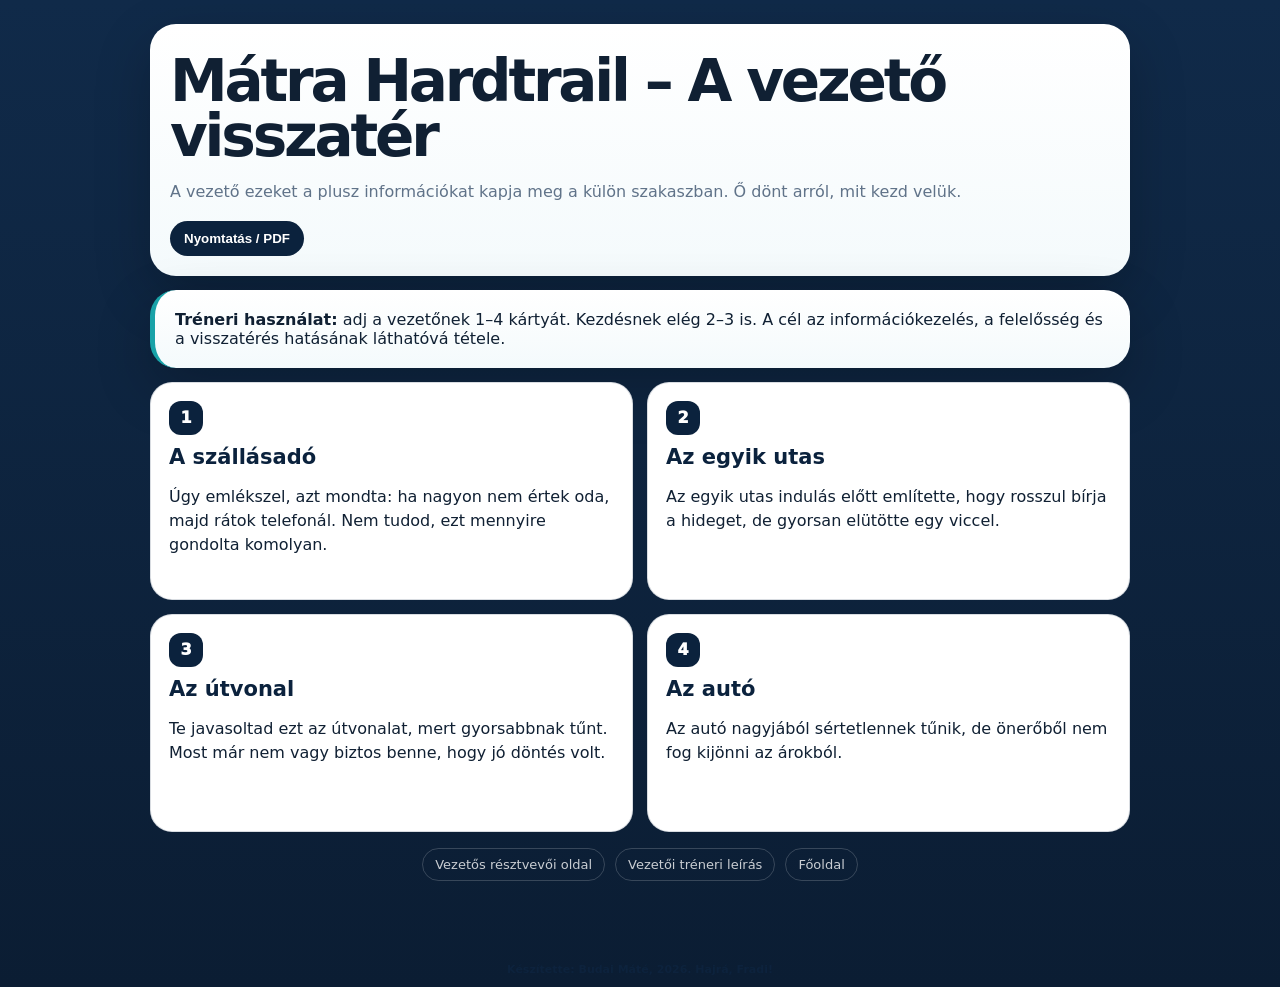
<file: vezeto-kartyak.html>
<!doctype html>
<html lang="hu">
<head>
<meta charset="utf-8">
<meta name="viewport" content="width=device-width,initial-scale=1">
<title>Mátra Hardtrail – vezetői kártyák</title>
<style>
body{margin:0;font-family:system-ui,-apple-system,Segoe UI,sans-serif;background:linear-gradient(180deg,#102a49,#0b1d33);color:#102033}.wrap{width:min(980px,calc(100% - 24px));margin:auto;padding:24px 0 56px}.hero,.panel{background:linear-gradient(180deg,#fff,#f4fafc);border-radius:26px;box-shadow:0 20px 55px rgba(0,0,0,.22);padding:20px;margin-bottom:14px}h1{font-size:clamp(34px,5vw,58px);letter-spacing:-.055em;line-height:.95;margin:10px 0 8px}p{line-height:1.52}.muted{color:#607389}.cards{display:grid;grid-template-columns:1fr 1fr;gap:14px}.card{background:#fff;border:1px solid rgba(16,42,73,.16);border-radius:22px;padding:18px;min-height:180px}.num{display:inline-grid;place-items:center;width:34px;height:34px;border-radius:12px;background:#0b223d;color:#fff;font-weight:950;margin-bottom:10px}.card h2{font-size:21px;margin:0 0 10px;color:#0b223d}.note{border-left:5px solid #19a2a8}.footer{text-align:center;margin-top:16px;display:flex;gap:10px;justify-content:center;flex-wrap:wrap}.footer a{color:rgba(255,255,255,.78);text-decoration:none;font-size:13px;border:1px solid rgba(255,255,255,.18);border-radius:999px;padding:8px 12px}.credit-line{margin:18px auto 4px;padding:10px 0 4px;text-align:center;font-size:11px;line-height:1.35;color:rgba(255,255,255,.55);font-weight:600}.printbtn{border:0;border-radius:999px;background:#0b223d;color:#fff;font-weight:900;padding:10px 14px;cursor:pointer}@media(max-width:760px){.cards{grid-template-columns:1fr}.hero,.panel{border-radius:22px;padding:16px}.card{min-height:auto}}@media print{@page{size:A4 portrait;margin:10mm}body{background:#fff}.wrap{width:100%;padding:0}.hero,.panel{box-shadow:none;border:0;padding:0;margin:0 0 8px}.hero p,.note,.footer,.printbtn,.credit-line{display:none}.cards{grid-template-columns:1fr 1fr;gap:8mm}.card{break-inside:avoid;border:1.5px solid #102a49;border-radius:10mm;padding:9mm;min-height:87mm}h1{font-size:22pt;margin:0 0 5mm}.card p{font-size:11pt}}
.creator-credit{max-width:min(1100px,calc(100% - 24px));margin:18px auto 8px;padding:8px 0 2px;text-align:center;font-size:11px;line-height:1.35;font-weight:600;color:rgba(16,42,73,.45);font-family:Inter,system-ui,-apple-system,BlinkMacSystemFont,"Segoe UI",sans-serif}.print-credit{display:none}@media print{.creator-credit{display:none!important}.print-credit{display:block!important;text-align:center;font-size:9px;line-height:1.2;color:#6a7787;margin-top:4px}}
</style>
</head>
<body>
<div class="wrap">
<header class="hero"><h1>Mátra Hardtrail – A vezető visszatér</h1><p class="muted">A vezető ezeket a plusz információkat kapja meg a külön szakaszban. Ő dönt arról, mit kezd velük.</p><button class="printbtn" onclick="window.print()">Nyomtatás / PDF</button></header>
<section class="panel note"><strong>Tréneri használat:</strong> adj a vezetőnek 1–4 kártyát. Kezdésnek elég 2–3 is. A cél az információkezelés, a felelősség és a visszatérés hatásának láthatóvá tétele.</section>
<section class="cards">
<article class="card"><div class="num">1</div><h2>A szállásadó</h2><p>Úgy emlékszel, azt mondta: ha nagyon nem értek oda, majd rátok telefonál. Nem tudod, ezt mennyire gondolta komolyan.</p></article>
<article class="card"><div class="num">2</div><h2>Az egyik utas</h2><p>Az egyik utas indulás előtt említette, hogy rosszul bírja a hideget, de gyorsan elütötte egy viccel.</p></article>
<article class="card"><div class="num">3</div><h2>Az útvonal</h2><p>Te javasoltad ezt az útvonalat, mert gyorsabbnak tűnt. Most már nem vagy biztos benne, hogy jó döntés volt.</p></article>
<article class="card"><div class="num">4</div><h2>Az autó</h2><p>Az autó nagyjából sértetlennek tűnik, de önerőből nem fog kijönni az árokból.</p></article>
</section>
<footer class="footer"><a href="matra-leader.html">Vezetős résztvevői oldal</a><a href="treneri-leiras-leader.html">Vezetői tréneri leírás</a><a href="index.html">Főoldal</a></footer>
</div>
<footer class="creator-credit">Készítette: Budai Máté, 2026. Hajrá, Fradi!</footer>
</body>
</html>
</file>
